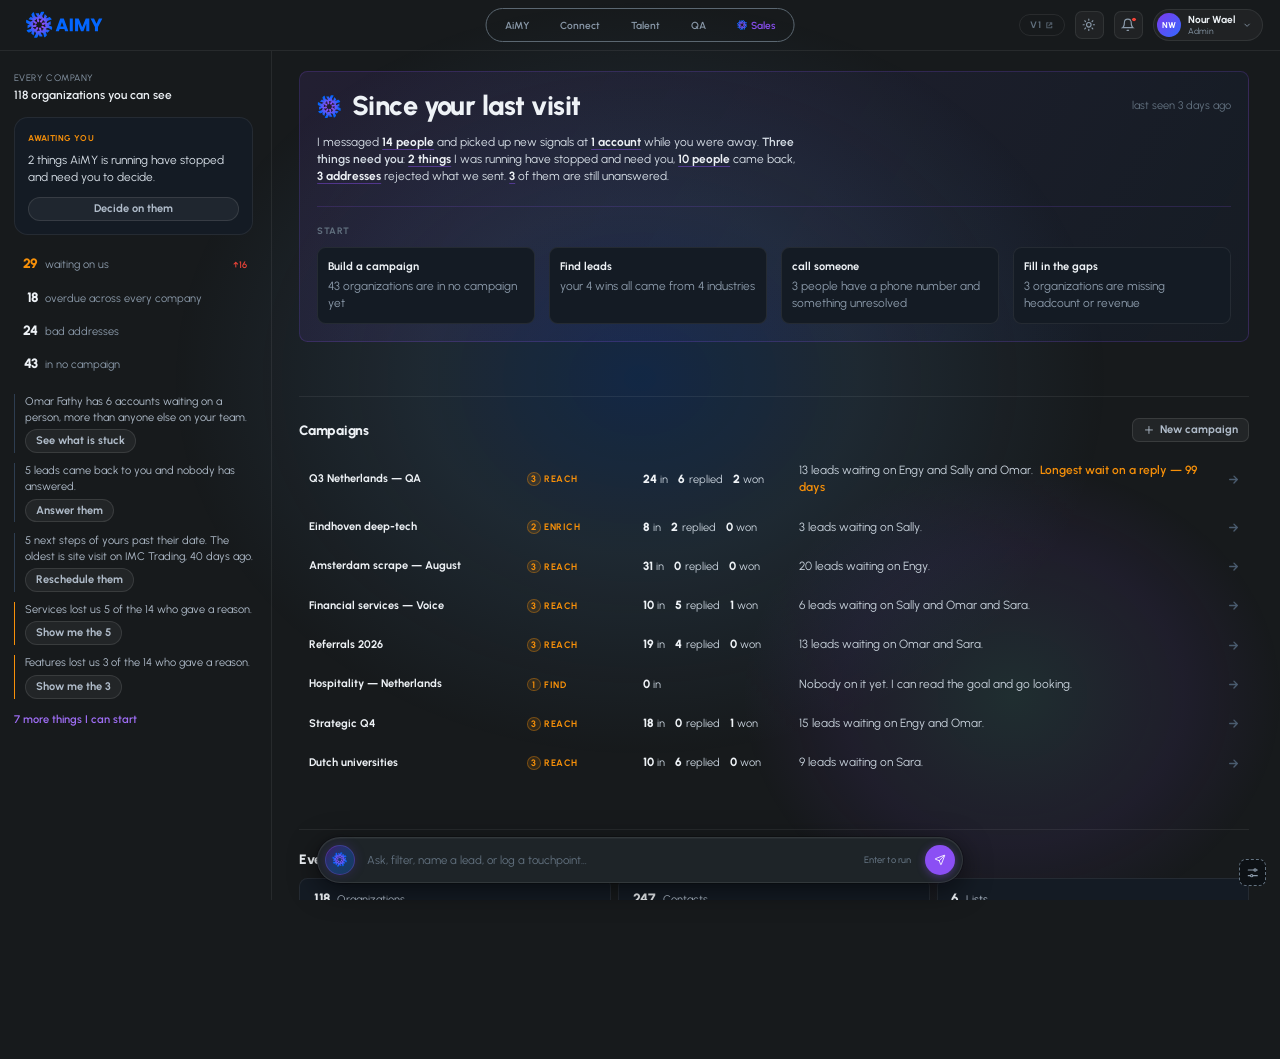
<file: old/index.html>
<!doctype html>
<html lang="en">
<head>
  <meta charset="UTF-8" />
  <!-- viewport-fit=cover is what makes env(safe-area-inset-*) report anything
       other than 0 on iOS: without it the float bar cannot clear a home
       indicator, because the page is never told there is one.
       interactive-widget=resizes-content makes the soft keyboard shrink the
       LAYOUT viewport rather than only the visual one, so a fixed composer is
       lifted by the browser instead of being left underneath the keyboard.
       assets/aimy-viewport.js measures the keyboard as well, and the two
       cannot double-compensate — see the note at --kb. Matches AiMY QA. -->
  <meta name="viewport" content="width=device-width, initial-scale=1.0, viewport-fit=cover, interactive-widget=resizes-content" />
  <title>AiMY Sales</title>

  <link rel="preconnect" href="https://fonts.googleapis.com" />
  <link rel="preconnect" href="https://fonts.gstatic.com" crossorigin />
  <!-- Poppins. is gone. It was `--font-display` against Urbanist as
       `--font-sans`, and the two are both geometric sans with near-identical
       skeletons — at the sizes this product sets, the pairing separated
       nothing and headings did not anchor the groups under them. Urbanist 800
       does the display role, and the font request loses a whole family.
       Argued in sales.css §THE TYPE SYSTEM, filed in GAPS.md. -->
  <link href="https://fonts.googleapis.com/css2?family=Urbanist:ital,wght@0,400;0,500;0,600;0,700;0,800;1,400&display=swap" rel="stylesheet" />

  <!-- The AiMY mark as the tab icon, pointing at the asset that was already
       here. `Aimy-full.svg` is the MARK — one path, the radial gradient, a
       151×147 box; `Aimy-small.svg` is the wordmark at 418 wide, which is
       four hundred pixels of lettering rendered into sixteen. The filenames
       read the other way round, hence the note. -->
  <link rel="icon" type="image/svg+xml" href="assets/Aimy-full.svg" />
  <link rel="stylesheet" href="assets/aimy-ds.css" />
  <!-- ══ THE TWO STAMPS MOVE TOGETHER, AND THE BUILD PANEL DEPENDS ON IT ══

       `?v=` is what stops a browser serving yesterday's file, and this
       product carries it on the stylesheet and on the script as two separate
       literals holding one number. Bump one and not the other and the
       browser serves new markup against old rules — which is not a visible
       error, it is a page where some rules apply and some do not, and it
       cost an afternoon of chasing rules that were correct in the file.

       Worse for the prototype panel: `BUILD` reads the stamp off sales.js
       alone and prints it as "the build". If the CSS lags, that stamp is a
       lie told to the one person trying to report what they are looking at.

       So: one number, in both places, every time. -->
  <link rel="stylesheet" href="assets/sales.css?v=620" />

  <!-- ONE UI SCALE, AND IT LOADS HERE FOR A REASON.

       The sheet declares `zoom: var(--ui-scale)` on <body>; the script publishes
       the number. Both are in <head> and the script is BLOCKING, so the scale is
       applied before first paint — a 2560 monitor that got these at the end of
       <body> would paint the unscaled layout and snap.

       After sales.css, so the shell rules it supersedes are already in the
       cascade. Ported from AiMY QA; the argument for the mechanism over px-to-rem
       is at the top of the sheet. -->
  <link rel="stylesheet" href="assets/aimy-responsive.css?v=620" />
  <script src="assets/aimy-viewport.js?v=620"></script>

  <script>
    /* Apply saved theme before paint to avoid flash. Default = dark.
       Not in aimy-ds.js: that file loads at the end of the body, and by then
       the wrong theme has already been painted. */
    (function () {
      try {
        var saved = localStorage.getItem('aimy-ds-theme');
        if (saved === 'light') document.documentElement.setAttribute('data-theme', 'light');
      } catch (e) {}
    })();
  </script>
</head>
<!-- No `data-page` here. It was the FIRST marker-that-was-also-a-handler: the
     chain did `closest('[data-page]')`, body is an ancestor of everything, so
     every unhandled click in the product resolved to "navigate to workbench".
     The handler was renamed to `data-gopage`; this attribute was left behind
     and styled and read nothing. Leaving it is leaving the trap re-armed. -->
<body>

<!-- AiMY logo symbols — inlined per page because external <use href> fails under
     file://. Identical to design-system/index.html and Knowledge v2. -->
<svg width="0" height="0" style="position:absolute;overflow:hidden" aria-hidden="true" focusable="false">
  <defs>
    <radialGradient id="aimy-rg" cx="75.72" cy="73.83" fx="75.72" fy="73.83" r="70.54" gradientUnits="userSpaceOnUse">
      <stop offset=".26" stop-color="#8c4ff4"/>
      <stop offset=".36" stop-color="#8250f4"/>
      <stop offset=".51" stop-color="#6954f6"/>
      <stop offset=".7" stop-color="#3f5bf9"/>
      <stop offset=".92" stop-color="#0764fe"/>
      <stop offset=".95" stop-color="#06f"/>
    </radialGradient>
    <!-- `fill` is a variable with the gradient as its fallback, so every surface
         that does nothing keeps the brand mark exactly as it was — and a
         control whose OWN ground is the brand can set `--aimy-mark:
         currentColor` and get a legible one.

         Why: the mark is a fixed purple radial gradient. On a ghost control
         it reads; on the filled accent primary it is purple on purple and
         disappears — measured on the list card's "Fill them in", where the
         only thing marking the button as AiMY's was invisible. A presentation
         attribute of `url(#aimy-rg)` cannot be overridden from outside a
         `<use>` shadow tree, and a custom property is the one thing that
         inherits into it. -->
    <symbol id="aimy-logo-small" viewBox="0 0 151.43 147.66">
      <path fill="var(--aimy-mark, url(#aimy-rg))" d="m84.2,6.76c1.09-2.9,3.26-3.67,6.2-3.46,3.04.21,6.12-.04,9.17.09,3.09.13,4.19,1.99,2.72,4.73-2.8,5.23-5.69,10.4-8.64,15.54-.91,1.59-1.31,2.9-.3,4.69,1.09,1.94,1.68,4.16,2.47,6.27.56,1.48,1.14,2.9,3.1,2.84,2.03-.06,2.38-1.54,2.71-3.11,1.1-5.1,2.22-10.19,3.39-15.28.66-2.88,1.64-3.2,3.7-1.18,3.15,3.08,6.22,6.25,9.37,9.33,1.29,1.26,1.36,2.4.1,3.7-1.25,1.29-2.47,2.62-3.66,3.97-.61.69-1.13,1.49-.46,2.42.68.94,1.55.61,2.42.27,4.51-1.8,9.04-3.53,13.53-5.39,1.83-.76,3.32-.47,4.67.87,2.49,2.47,5.04,4.9,7.42,7.47,2.54,2.73,1.91,4.74-1.77,5.82-5.69,1.67-11.39,3.26-17.1,4.85-1.37.38-2.26.89-2.75,2.47-.76,2.47-2.02,4.8-3.1,7.17-.61,1.35-.72,2.59.51,3.68,1.25,1.11,2.44.75,3.68-.05,4.53-2.92,9.07-5.83,13.64-8.69,2.5-1.57,3.33-1.08,3.36,1.91.04,4.22-.08,8.45.05,12.67.07,2.39-.98,3.24-3.21,3.2-1.53-.03-3.06.06-4.59.14-1.02.06-2.06.26-2.2,1.52-.13,1.15.81,1.46,1.65,1.82,4.29,1.85,8.54,3.8,12.88,5.53,2.16.86,3.1,2.23,3.06,4.5-.06,3.33.02,6.65-.04,9.98-.08,3.82-1.88,4.89-5.2,3.07-5.2-2.84-10.38-5.72-15.53-8.66-1.34-.76-2.38-1.03-3.92-.2-2.28,1.22-4.82,1.95-7.26,2.86-1.4.53-2.29,1.38-2.17,3,.13,1.67,1.24,2.19,2.69,2.5,5.27,1.12,10.53,2.27,15.78,3.49,2.92.67,3.16,1.56,1.07,3.69-3.09,3.14-6.26,6.21-9.33,9.38-1.27,1.3-2.36,1.38-3.66.09-1.27-1.27-2.63-2.45-3.98-3.65-.69-.62-1.48-1.14-2.42-.5-.97.66-.64,1.53-.29,2.4,1.76,4.42,3.43,8.88,5.28,13.26.95,2.24.47,3.9-1.24,5.51-2.23,2.09-4.32,4.33-6.51,6.47-3.13,3.06-5.22,2.5-6.45-1.76-1.58-5.52-3.13-11.05-4.64-16.59-.4-1.48-1.02-2.39-2.66-2.9-2.39-.74-4.62-1.97-6.92-3.01-1.43-.65-2.78-.8-3.9.57-1.05,1.29-.54,2.46.25,3.69,2.88,4.45,5.73,8.92,8.55,13.41,1.65,2.62,1.17,3.48-1.98,3.52-4.14.05-8.28-.06-12.41.06-2.47.07-3.33-1.01-3.38-3.37-.04-1.94.39-3.96-.55-5.82-1.74-2.18-2.36-.35-2.92.91-1.76,3.94-3.56,7.87-5.08,11.9-1.11,2.96-2.92,4.25-6.1,4.03-2.77-.2-5.57-.01-8.36-.06-4.27-.07-5.4-1.95-3.37-5.63,2.74-4.95,5.49-9.9,8.31-14.8.9-1.56,1.33-2.86.29-4.67-1.15-2-1.75-4.32-2.56-6.51-.53-1.44-1.25-2.6-3.04-2.53-1.83.08-2.32,1.31-2.64,2.85-1.1,5.18-2.24,10.36-3.44,15.52-.67,2.88-1.65,3.17-3.72,1.13-3.08-3.02-6.08-6.14-9.19-9.14-1.49-1.44-1.54-2.68-.06-4.1,1.1-1.06,2.11-2.22,3.13-3.36.73-.81,1.57-1.72.72-2.83-.76-1-1.8-.44-2.72-.08-4.27,1.69-8.56,3.31-12.78,5.1-2.23.95-3.93.54-5.56-1.18-2.29-2.42-4.75-4.67-7.02-7.1-2.34-2.51-1.78-4.64,1.49-5.62,5.6-1.67,11.22-3.27,16.86-4.79,1.77-.48,2.96-1.11,3.53-3.1.67-2.31,1.91-4.45,2.9-6.66.65-1.44.72-2.79-.65-3.89-1.32-1.05-2.45-.47-3.67.32-4.36,2.84-8.76,5.65-13.17,8.41-2.76,1.73-3.71,1.23-3.74-1.95-.04-4.14.09-8.28-.03-12.41-.06-2.34.89-3.26,3.18-3.21,1.7.04,3.41-.17,5.12-.3.87-.06,1.62-.4,1.76-1.36.15-1-.58-1.41-1.36-1.75-4.37-1.89-8.7-3.87-13.12-5.63-2.25-.9-3.23-2.35-3.19-4.71.06-3.33-.07-6.66.04-9.98.12-3.56,2.07-4.64,5.2-2.93,5.13,2.79,10.23,5.62,15.3,8.52,1.5.86,2.72,1.22,4.44.29,2.12-1.15,4.5-1.81,6.77-2.67,1.47-.55,2.53-1.38,2.37-3.15-.15-1.68-1.35-2.16-2.76-2.46-5.19-1.13-10.37-2.25-15.55-3.44-2.86-.66-3.17-1.67-1.16-3.73,3.02-3.09,6.14-6.07,9.13-9.19,1.44-1.51,2.67-1.53,4.1-.06,1.07,1.09,2.21,2.12,3.36,3.12.8.7,1.66,1.64,2.81.74,1-.78.45-1.8.08-2.71-1.69-4.27-3.3-8.56-5.1-12.78-.97-2.26-.48-3.92,1.19-5.56,2.24-2.2,4.29-4.6,6.51-6.82,2.52-2.52,5.28-1.85,6.29,1.53,1.68,5.69,3.31,11.4,4.86,17.13.42,1.53,1.09,2.38,2.7,2.9,2.47.8,4.79,2.05,7.17,3.11,1.38.61,2.62.55,3.64-.69.98-1.19.61-2.32-.13-3.46-2.82-4.38-5.65-8.75-8.42-13.17-.58-.93-1.69-1.87-.93-3.15.68-1.15,1.94-.76,2.97-.77,4.13-.04,8.27.06,12.4-.03,2.07-.04,2.97.78,2.95,2.84-.01,1.71.14,3.41.26,5.12.07.94.34,1.85,1.47,1.96.98.1,1.41-.63,1.73-1.42,1.76-4.23,3.52-8.46,5.28-12.68Zm-22.36,61.41c-3.34,1.86-6.31,1.33-9.12-1.21-2.13-1.92-4.4-3.7-6.68-5.44-1.37-1.05-5.46-.12-5.88,1.48-.4,1.51,1.45,1.62,2.35,2.26,2.26,1.62,2.42,2.82.44,4.99-1.2,1.31-1.86,2.77-.81,4.36,1.07,1.61,2.68,2.01,4.5,1.25,1.66-.69,3.35-1.31,4.95-2.11,3.35-1.67,6.39-1.47,9.13,1.21,2.48,5.78.4,9.43-5.84,10.19-2.94.36-5.9.59-8.84.99-1.71.24-3.72,3.37-3.04,4.99.74,1.75,2.14.27,3.18.13,2.82-.39,3.74.25,3.89,3.17.09,1.76.6,3.29,2.48,3.69,2.06.43,3.44-.64,4.21-2.52.82-1.99,1.6-4,2.44-5.99,1.06-2.53,2.86-4.12,5.72-4.2,2.6-.07,4.55,1.12,5.68,3.4,1.22,2.48.87,4.87-.94,7.03-1.56,1.86-3.06,3.77-4.61,5.63-2.97,3.57-2.9,4.91.52,8.4.47-.79.92-1.56,1.38-2.32,1.77-2.93,2.86-3.11,5.4-.87,1.35,1.19,2.84,1.7,4.39.59,1.5-1.08,1.78-2.66,1.12-4.34-.89-2.26-1.96-4.45-2.77-6.73-1.32-3.73.56-7.35,4.17-8.3,3.57-.94,7.08,1.37,7.7,5.21.4,2.48.6,5,.8,7.5.41,4.94.97,5.53,5.99,5.97.04.05.08.11.13.14.01,0,.07-.05.11-.08-.09,0-.19,0-.28,0,.48-1.21-.26-2.26-.46-3.37-.48-2.69.29-3.75,2.95-3.8,1.88-.03,3.52-.5,3.93-2.51.45-2.19-.81-3.54-2.79-4.32-2.01-.78-4.01-1.57-5.99-2.42-2.45-1.05-3.89-2.93-3.98-5.6-.08-2.55,1.12-4.54,3.41-5.68,2.38-1.18,4.72-.92,6.82.76,1.9,1.51,3.77,3.05,5.64,4.6,3.87,3.21,4.66,3.2,8.75-.27-1.04-.61-2.07-1.14-3.02-1.79-2.24-1.53-2.4-2.82-.54-4.79,1.28-1.36,2.12-2.83.94-4.56-1.2-1.75-2.96-1.85-4.82-1.09-2.08.86-4.11,1.83-6.22,2.59-3.73,1.35-7.49-.5-8.38-4.02-.96-3.81,1.3-7.23,5.33-7.83,2.48-.37,5-.59,7.51-.78,4.75-.36,5.44-1.05,5.77-6.3-1.15.29-2.24.62-3.35.82-2.62.49-3.71-.35-3.78-3.03-.05-1.89-.52-3.49-2.57-3.85-2.07-.36-3.39.78-4.14,2.67-.83,2.09-1.62,4.2-2.57,6.23-1.68,3.6-5.57,4.91-8.76,3.05-3.36-1.96-4.18-6.1-1.75-9.32,1.57-2.08,3.27-4.06,4.93-6.07,2.94-3.56,2.89-4.57-.43-8.15-.08.02-.2.01-.23.06-.3.44-.6.89-.88,1.35-2.3,3.81-2.75,3.89-6.21,1.3-1.24-.93-2.61-1.34-3.97-.31-1.33,1.02-1.89,2.42-1.26,4.06.84,2.18,1.74,4.33,2.67,6.47,1.16,2.67.88,5.12-1.13,7.24-1.79,1.89-4.12,2.26-6.47,1.44-2.61-.91-3.96-2.91-4.18-5.72-.25-3.13-.61-6.26-1.01-9.38-.24-1.92-3.07-4.03-5.03-3.37-2.01.68-.22,2.24-.11,3.34.27,2.74-.36,3.64-3.35,3.81-1.79.1-3.25.69-3.58,2.6-.31,1.81.57,3.15,2.24,3.88,1.73.76,3.5,1.42,5.24,2.15,5.82,2.41,6.87,6.44,2.99,11.41Z"/>
    </symbol>
    <symbol id="aimy-logo-full" viewBox="0 0 418.18 147.66">
      <g fill="#0366ff">
        <path d="m209.6,97.25h-25.58l-4.1,12.11h-17.48l24.8-68.54h19.33l24.8,68.54h-17.67l-4.1-12.11Zm-4.3-12.89l-8.49-25.09-8.4,25.09h16.89Z"/>
        <path d="m255.58,40.82v68.54h-16.7V40.82h16.7Z"/>
        <path d="m345.31,40.82v68.54h-16.7v-41.1l-15.33,41.1h-13.47l-15.43-41.2v41.2h-16.7V40.82h19.72l19.23,47.45,19.04-47.45h19.63Z"/>
        <path d="m416.1,40.82l-23.73,45.89v22.65h-16.7v-22.65l-23.73-45.89h18.94l13.28,28.71,13.18-28.71h18.75Z"/>
      </g>
      <path fill="url(#aimy-rg)" d="m81.08,8.02c1.09-2.9,3.26-3.67,6.2-3.46,3.04.21,6.12-.04,9.17.09,3.09.13,4.19,1.99,2.72,4.73-2.8,5.23-5.69,10.4-8.64,15.54-.91,1.59-1.31,2.9-.3,4.69,1.09,1.94,1.68,4.16,2.47,6.27.56,1.48,1.14,2.9,3.1,2.84,2.03-.06,2.38-1.54,2.71-3.11,1.1-5.1,2.22-10.19,3.39-15.28.66-2.88,1.64-3.2,3.7-1.18,3.15,3.08,6.22,6.25,9.37,9.33,1.29,1.26,1.36,2.4.1,3.7-1.25,1.29-2.47,2.62-3.66,3.97-.61.69-1.13,1.49-.46,2.42.68.94,1.55.61,2.42.27,4.51-1.8,9.04-3.53,13.53-5.39,1.83-.76,3.32-.47,4.67.87,2.49,2.47,5.04,4.9,7.42,7.47,2.54,2.73,1.91,4.74-1.77,5.82-5.69,1.67-11.39,3.26-17.1,4.85-1.37.38-2.26.89-2.75,2.47-.76,2.47-2.02,4.8-3.1,7.17-.61,1.35-.72,2.59.51,3.68,1.25,1.11,2.44.75,3.68-.05,4.53-2.92,9.07-5.83,13.64-8.69,2.5-1.57,3.33-1.08,3.36,1.91.04,4.22-.08,8.45.05,12.67.07,2.39-.98,3.24-3.21,3.2-1.53-.03-3.06.06-4.59.14-1.02.06-2.06.26-2.2,1.52-.13,1.15.81,1.46,1.65,1.82,4.29,1.85,8.54,3.8,12.88,5.53,2.16.86,3.1,2.23,3.06,4.5-.06,3.33.02,6.65-.04,9.98-.08,3.82-1.88,4.89-5.2,3.07-5.2-2.84-10.38-5.72-15.53-8.66-1.34-.76-2.38-1.03-3.92-.2-2.28,1.22-4.82,1.95-7.26,2.86-1.4.53-2.29,1.38-2.17,3,.13,1.67,1.24,2.19,2.69,2.5,5.27,1.12,10.53,2.27,15.78,3.49,2.92.67,3.16,1.56,1.07,3.69-3.09,3.14-6.26,6.21-9.33,9.38-1.27,1.3-2.36,1.38-3.66.09-1.27-1.27-2.63-2.45-3.98-3.65-.69-.62-1.48-1.14-2.42-.5-.97.66-.64,1.53-.29,2.4,1.76,4.42,3.43,8.88,5.28,13.26.95,2.24.47,3.9-1.24,5.51-2.23,2.09-4.32,4.33-6.51,6.47-3.13,3.06-5.22,2.5-6.45-1.76-1.58-5.52-3.13-11.05-4.64-16.59-.4-1.48-1.02-2.39-2.66-2.9-2.39-.74-4.62-1.97-6.92-3.01-1.43-.65-2.78-.8-3.9.57-1.05,1.29-.54,2.46.25,3.69,2.88,4.45,5.73,8.92,8.55,13.41,1.65,2.62,1.17,3.48-1.98,3.52-4.14.05-8.28-.06-12.41.06-2.47.07-3.33-1.01-3.38-3.37-.04-1.94.39-3.96-.55-5.82-1.74-2.18-2.36-.35-2.92.91-1.76,3.94-3.56,7.87-5.08,11.9-1.11,2.96-2.92,4.25-6.1,4.03-2.77-.2-5.57-.01-8.36-.06-4.27-.07-5.4-1.95-3.37-5.63,2.74-4.95,5.49-9.9,8.31-14.8.9-1.56,1.33-2.86.29-4.67-1.15-2-1.75-4.32-2.56-6.51-.53-1.44-1.25-2.6-3.04-2.53-1.83.08-2.32,1.31-2.64,2.85-1.1,5.18-2.24,10.36-3.44,15.52-.67,2.88-1.65,3.17-3.72,1.13-3.08-3.02-6.08-6.14-9.19-9.14-1.49-1.44-1.54-2.68-.06-4.1,1.1-1.06,2.11-2.22,3.13-3.36.73-.81,1.57-1.72.72-2.83-.76-1-1.8-.44-2.72-.08-4.27,1.69-8.56,3.31-12.78,5.1-2.23.95-3.93.54-5.56-1.18-2.29-2.42-4.75-4.67-7.02-7.1-2.34-2.51-1.78-4.64,1.49-5.62,5.6-1.67,11.22-3.27,16.86-4.79,1.77-.48,2.96-1.11,3.53-3.1.67-2.31,1.91-4.45,2.9-6.66.65-1.44.72-2.79-.65-3.89-1.32-1.05-2.45-.47-3.67.32-4.36,2.84-8.76,5.65-13.17,8.41-2.76,1.73-3.71,1.23-3.74-1.95-.04-4.14.09-8.28-.03-12.41-.06-2.34.89-3.26,3.18-3.21,1.7.04,3.41-.17,5.12-.3.87-.06,1.62-.4,1.76-1.36.15-1-.58-1.41-1.36-1.75-4.37-1.89-8.7-3.87-13.12-5.63-2.25-.9-3.23-2.35-3.19-4.71.06-3.33-.07-6.66.04-9.98.12-3.56,2.07-4.64,5.2-2.93,5.13,2.79,10.23,5.62,15.3,8.52,1.5.86,2.72,1.22,4.44.29,2.12-1.15,4.5-1.81,6.77-2.67,1.47-.55,2.53-1.38,2.37-3.15-.15-1.68-1.35-2.16-2.76-2.46-5.19-1.13-10.37-2.25-15.55-3.44-2.86-.66-3.17-1.67-1.16-3.73,3.02-3.09,6.14-6.07,9.13-9.19,1.44-1.51,2.67-1.53,4.1-.06,1.07,1.09,2.21,2.12,3.36,3.12.8.7,1.66,1.64,2.81.74,1-.78.45-1.8.08-2.71-1.69-4.27-3.3-8.56-5.1-12.78-.97-2.26-.48-3.92,1.19-5.56,2.24-2.2,4.29-4.6,6.51-6.82,2.52-2.52,5.28-1.85,6.29,1.53,1.68,5.69,3.31,11.4,4.86,17.13.42,1.53,1.09,2.38,2.7,2.9,2.47.8,4.79,2.05,7.17,3.11,1.38.61,2.62.55,3.64-.69.98-1.19.61-2.32-.13-3.46-2.82-4.38-5.65-8.75-8.42-13.17-.58-.93-1.69-1.87-.93-3.15.68-1.15,1.94-.76,2.97-.77,4.13-.04,8.27.06,12.4-.03,2.07-.04,2.97.78,2.95,2.84-.01,1.71.14,3.41.26,5.12.07.94.34,1.85,1.47,1.96.98.1,1.41-.63,1.73-1.42,1.76-4.23,3.52-8.46,5.28-12.68Zm-22.36,61.41c-3.34,1.86-6.31,1.33-9.12-1.21-2.13-1.92-4.4-3.7-6.68-5.44-1.37-1.05-5.46-.12-5.88,1.48-.4,1.51,1.45,1.62,2.35,2.26,2.26,1.62,2.42,2.82.44,4.99-1.2,1.31-1.86,2.77-.81,4.36,1.07,1.61,2.68,2.01,4.5,1.25,1.66-.69,3.35-1.31,4.95-2.11,3.35-1.67,6.39-1.47,9.13,1.21,2.48,5.78.4,9.43-5.84,10.19-2.94.36-5.9.59-8.84.99-1.71.24-3.72,3.37-3.04,4.99.74,1.75,2.14.27,3.18.13,2.82-.39,3.74.25,3.89,3.17.09,1.76.6,3.29,2.48,3.69,2.06.43,3.44-.64,4.21-2.52.82-1.99,1.6-4,2.44-5.99,1.06-2.53,2.86-4.12,5.72-4.2,2.6-.07,4.55,1.12,5.68,3.4,1.22,2.48.87,4.87-.94,7.03-1.56,1.86-3.06,3.77-4.61,5.63-2.97,3.57-2.9,4.91.52,8.4.47-.79.92-1.56,1.38-2.32,1.77-2.93,2.86-3.11,5.4-.87,1.35,1.19,2.84,1.7,4.39.59,1.5-1.08,1.78-2.66,1.12-4.34-.89-2.26-1.96-4.45-2.77-6.73-1.32-3.73.56-7.35,4.17-8.3,3.57-.94,7.08,1.37,7.7,5.21.4,2.48.6,5,.8,7.5.41,4.94.97,5.53,5.99,5.97.04.05.08.11.13.14.01,0,.07-.05.11-.08-.09,0-.19,0-.28,0,.48-1.21-.26-2.26-.46-3.37-.48-2.69.29-3.75,2.95-3.8,1.88-.03,3.52-.5,3.93-2.51.45-2.19-.81-3.54-2.79-4.32-2.01-.78-4.01-1.57-5.99-2.42-2.45-1.05-3.89-2.93-3.98-5.6-.08-2.55,1.12-4.54,3.41-5.68,2.38-1.18,4.72-.92,6.82.76,1.9,1.51,3.77,3.05,5.64,4.6,3.87,3.21,4.66,3.2,8.75-.27-1.04-.61-2.07-1.14-3.02-1.79-2.24-1.53-2.4-2.82-.54-4.79,1.28-1.36,2.12-2.83.94-4.56-1.2-1.75-2.96-1.85-4.82-1.09-2.08.86-4.11,1.83-6.22,2.59-3.73,1.35-7.49-.5-8.38-4.02-.96-3.81,1.3-7.23,5.33-7.83,2.48-.37,5-.59,7.51-.78,4.75-.36,5.44-1.05,5.77-6.3-1.15.29-2.24.62-3.35.82-2.62.49-3.71-.35-3.78-3.03-.05-1.89-.52-3.49-2.57-3.85-2.07-.36-3.39.78-4.14,2.67-.83,2.09-1.62,4.2-2.57,6.23-1.68,3.6-5.57,4.91-8.76,3.05-3.36-1.96-4.18-6.1-1.75-9.32,1.57-2.08,3.27-4.06,4.93-6.07,2.94-3.56,2.89-4.57-.43-8.15-.08.02-.2.01-.23.06-.3.44-.6.89-.88,1.35-2.3,3.81-2.75,3.89-6.21,1.3-1.24-.93-2.61-1.34-3.97-.31-1.33,1.02-1.89,2.42-1.26,4.06.84,2.18,1.74,4.33,2.67,6.47,1.16,2.67.88,5.12-1.13,7.24-1.79,1.89-4.12,2.26-6.47,1.44-2.61-.91-3.96-2.91-4.18-5.72-.25-3.13-.61-6.26-1.01-9.38-.24-1.92-3.07-4.03-5.03-3.37-2.01.68-.22,2.24-.11,3.34.27,2.74-.36,3.64-3.35,3.81-1.79.1-3.25.69-3.58,2.6-.31,1.81.57,3.15,2.24,3.88,1.73.76,3.5,1.42,5.24,2.15,5.82,2.41,6.87,6.44,2.99,11.41Z"/>
    </symbol>
  </defs>
</svg>

<div id="appEllipse" aria-hidden="true"></div>

<!-- ══════════════════════════════════════════════
     TOPNAV — shared ecosystem chrome

     Identical to Knowledge v2's, with Sales active. V1 carried a dialer in
     this bar: a phone icon and a line picker, permanently on screen whatever
     you were looking at. Calling changes one contact and the record of it
     belongs on that contact, so the dialer moved onto the contact — which is
     also the only place that knows which number to call.
══════════════════════════════════════════════ -->
<div class="app-topnav">
  <div class="topnav-logo">
    <!-- Opens the rail. Only exists below the drawer breakpoint, where the rail
         is a drawer rather than a column; above that it would offer to reveal
         something already on screen.

         Inside .topnav-logo, not beside it: this masthead is three flex regions
         with the tab strip pinned to the window's centre, and the flanks are
         what the two .topnav-spacer divs balance. A fourth sibling would move
         the centre the spacers exist to hold. Knowledge places it in the same
         element for the same reason. -->
    <button class="rail-toggle" id="railToggle" type="button"
            aria-expanded="false" aria-controls="appRail"
            aria-label="Open what is here" title="What is here">
      <svg viewBox="0 0 24 24" aria-hidden="true" stroke-linecap="round" stroke-linejoin="round">
        <rect x="3" y="4" width="18" height="16" rx="2"/><path d="M9 4v16"/>
      </svg>
    </button>
    <div class="topnav-logo-mark">
      <svg width="140" height="43" viewBox="0 0 418.18 147.66" aria-label="AiMY"><use href="#aimy-logo-full"/></svg>
    </div>
  </div>

  <!-- ══ THE SPACERS ARE HOW THE STRIP CENTRES, AND THEY ARE QA'S ══════════
       This product had none: `.topnav-logo` and `.topnav-right` carried
       `flex: 1 1 0` instead, which centres on the window the same way and is
       a different mechanism from the one the two sibling products use. The
       shared masthead is shared markup, not a shared appearance — a second
       way of achieving the same layout is the thing that drifts. -->
  <div class="topnav-spacer"></div>

  <div class="topnav-tabs">
    <!-- No `role="navigation"` here. QA and Knowledge do not carry one, and a
         landmark in one product and not the others is exactly the divergence
         this block exists to prevent. The tabs are reachable and labelled by
         their own text. -->
    <div class="topnav-tabs-inner">
      <a class="topnav-tab" href="https://aimy-knowledge.nour-ali.workers.dev/" title="Switch to AiMY">AiMY</a>
      <button class="topnav-tab" type="button">Connect</button>
      <button class="topnav-tab" type="button">Talent</button>
      <a class="topnav-tab" href="https://aimyqa.nour-ali.workers.dev/" title="Switch to AiMY QA">QA</a>
      <!-- THE WAY HOME, AND IT IS THE PRODUCT YOU ARE IN. Every other surface
           here has one way back; the briefing had none, so a filtered list
           five chips deep could only be escaped by clearing them one at a
           time. Pressing the product you are already on returns you to its
           front page, which is what a product strip does everywhere else.
           Marked, not restyled — the look of this row is deliberate. -->
      <button class="topnav-tab active" type="button" aria-current="page" data-home
              title="Back to the briefing">
        <svg width="18" height="20" viewBox="0 0 18 20"><use href="#aimy-logo-small"/></svg>
        Sales
      </button>
    </div>
  </div>

  <div class="topnav-spacer"></div>

  <div class="topnav-right">
    <!-- V1 opens in a new tab so the two builds can be compared side by side.
         One link, not a segmented pair: you are on V2, so the only thing worth
         offering is the way out. -->
    <a class="ver-link" href="https://knowledge.aimy.flairstech.com/v1/chat/sales"
       target="_blank" rel="noopener noreferrer" title="Open V1 in a new tab">
      V1
      <svg class="ver-link-ico" viewBox="0 0 12 12" fill="none" stroke="currentColor"
           stroke-width="1.6" stroke-linecap="round" stroke-linejoin="round" aria-hidden="true">
        <path d="M4.5 2.5H2.5v7h7v-2M7 2.5h2.5V5M9.5 2.5L5.5 6.5"/>
      </svg>
    </a>

    <button class="ds-theme-toggle" id="ds-theme-toggle" type="button" aria-label="Toggle light / dark theme" title="Toggle theme">
      <svg class="icon-sun" viewBox="0 0 24 24" fill="none" stroke="currentColor" stroke-width="2" stroke-linecap="round">
        <circle cx="12" cy="12" r="4"/><path d="M12 2v2M12 20v2M4.9 4.9l1.4 1.4M17.7 17.7l1.4 1.4M2 12h2M20 12h2M4.9 19.1l1.4-1.4M17.7 6.3l1.4-1.4"/>
      </svg>
      <svg class="icon-moon" viewBox="0 0 24 24" fill="none" stroke="currentColor" stroke-width="2" stroke-linecap="round" stroke-linejoin="round">
        <path d="M21 12.8A9 9 0 1111.2 3a7 7 0 009.8 9.8z"/>
      </svg>
    </button>

    <!-- What is still waiting on a person: a reply nobody answered, a next
         step past its date, a lead somebody shared with you. Every row ends
         in the record, never in a dead end. -->
    <div class="ntf-anchor">
      <button class="topnav-bell" id="ntfBell" type="button"
              aria-haspopup="dialog" aria-expanded="false" aria-controls="ntfPanel"
              aria-label="Notifications">
        <svg viewBox="0 0 24 24" aria-hidden="true"><path d="M18 8A6 6 0 006 8c0 7-3 9-3 9h18s-3-2-3-9"/><path d="M13.73 21a2 2 0 01-3.46 0"/></svg>
        <span class="bell-dot" id="ntfDot" hidden></span>
      </button>
      <div class="ntf-panel" id="ntfPanel" hidden role="dialog" aria-label="Needs you">
        <div class="ntf-head">
          <b>Needs you</b>
          <span class="ntf-count" id="ntfCount" hidden>0</span>
          <button class="ntf-clear" id="ntfClear" type="button">Mark all read</button>
        </div>
        <ul class="ntf-list" id="ntfList"></ul>
        <div class="ntf-foot">
          <button class="ntf-foot-btn s-ai-btn" id="ntfAskAll" type="button"><svg viewBox="0 0 18 20" width="13" height="14" aria-hidden="true"><use href="#aimy-logo-small"/></svg>Ask AiMY what to do first</button>
        </div>
      </div>
    </div>

    <!-- WHO THE SURFACE THINKS YOU ARE. It changes what is on screen, so it
         is stated in the chrome rather than settled somewhere out of sight.
         The chevron used to be decorative; it opens the thing it promises. -->
    <div class="ntf-anchor">
      <button class="topnav-user" id="asBtn" type="button"
              aria-haspopup="dialog" aria-expanded="false" aria-controls="asPanel">
        <span class="topnav-avatar" id="userAvatar">NW</span>
        <span class="topnav-user-info">
          <span class="topnav-user-name" id="userName">Nour Wael</span>
          <span class="topnav-user-role" id="userRole">Product Design</span>
        </span>
        <svg viewBox="0 0 24 24" fill="none" stroke="currentColor" stroke-width="2" aria-hidden="true"><polyline points="6 9 12 15 18 9"/></svg>
      </button>
      <div class="ntf-panel as-panel" id="asPanel" hidden role="dialog" aria-label="Looking as">
        <div class="ntf-head">
          <b>Looking as</b>
        </div>
        <ul class="ntf-list" id="asList"></ul>
        <div class="ntf-foot">
          <span class="as-note">In a real deployment this comes from your sign-in. It is a
            control here so every tier can be seen without five accounts.</span>
        </div>
      </div>
    </div>
  </div>
</div>

<div class="app-body">

  <!-- ══════════════════════════════════════════════
       THE RAIL — an index of what is reachable, and nothing else.

       It used to hold the briefing, at 22 characters per line: prose in a
       column too narrow to read prose in. The briefing moved to the stage
       and the rail went with it, and that was right about the briefing and
       wrong about the rail — with no rail there was nowhere to SEE what
       exists. Campaigns could only be reached by asking for them, which is
       a fine way to reach a thing you already know the name of and a poor
       way to learn there are seven.

       So it is back, doing the one job a rail is good at: a short, complete
       index of the containers. Not the briefing, not navigation between
       modes, not a chat log. What campaigns there are, what is running, and
       the pool everything else sits in. Names and counts — nothing here is
       prose, so nothing here needs a measure.
  ══════════════════════════════════════════════ -->
  <!-- tabindex="-1" so the drawer can take focus when it opens. A drawer you
       can open from the keyboard and not read from it is worse than no drawer. -->
  <nav class="app-rail" id="appRail" aria-label="What is here" tabindex="-1"></nav>

  <!-- Dismiss surface for the drawer. Sibling of the rail so the two share one
       stacking context and their z-indexes mean something relative to each
       other. Inert and out of the tree until the drawer opens. -->
  <div class="rail-scrim" id="railScrim"></div>

  <!-- ══════════════════════════════════════════════
       THE DOCKED CONVERSATION IS GONE, AND ITS ARGUMENT WITH IT.

       It existed because the canvas was narrow — offset by the sidebar's
       width and blurring the corpus behind it, so a conversation that was
       CHANGING something on screen could not be had inside it. The rail was
       the workaround: dock the thread beside the work instead of over it.

       The canvas is full width now and carries its own chat column, so the
       workaround has nothing left to work around. Its two real contents —
       the touchpoint timeline on a record, the lifecycle on a campaign —
       open the subject's thread in the canvas instead, which is where the
       rest of what was said about that subject already lived. Two places
       holding one conversation was the defect the rail's own comment
       described ("TWO conversation-shaped rails on one page") and never
       quite finished removing.
  ══════════════════════════════════════════════ -->

  <!-- ══════════════════════════════════════════════
       MAIN — type → filters → count → grid, in the order they depend

       ONE ROW PER QUESTION, and the order is the causal one: what am I
       looking at, how is it narrowed, what came back, and then the results.
       The record type used to render below the filter row and beside the
       count, which put a control that DECIDES WHICH FILTERS EXIST underneath
       them, and a result on the same line as the navigation that produced
       it. Four clusters over three rows, none of them grouped by kind.
  ══════════════════════════════════════════════ -->
  <main class="app-main">
    <div class="page-scroll" id="pageScroll">
      <div class="page-inner">

        <!-- WHAT you are looking at, and the one action on the whole
             surface. Above the filters because it is their parent: which
             axes exist follows from the record type, which is why Team draws
             no filter row at all. -->
        <div id="navBar"></div>

        <!-- The filters, visible. Chat sets these same controls, so what AiMY
             understood is shown by the controls lighting up rather than said
             in prose underneath them. -->
        <div id="filterBar"></div>

        <!-- Only for what a dropdown cannot say: several values on one axis,
             free text, an answer's record set, a matched ICP. -->
        <div id="chipBar"></div>

        <!-- The surface: the count of what came back, then the grid, the
             table, the folders, or one record. One region, four shapes. -->
        <div id="wbStage"></div>

      </div>
    </div>

    <!-- ══ The input. Not a chat box — it drives the page. Four routes.
         Fixed and centred on the WINDOW, not on the main column. ══ -->
    <div class="aimy-float-wrap" id="aimyFloatWrap">
      <div class="filter-tray" id="floatFilterTray">
        <div class="filter-tray-inner">
          <button class="filter-chip" data-quick="due=overdue">Overdue</button>
          <button class="filter-chip" data-quick="status=going-cold">Going cold</button>
          <button class="filter-chip" data-quick="status=untouched">Untouched</button>
          <button class="filter-chip" data-quick="owner=mine">Mine</button>
        </div>
      </div>

      <div class="aimy-float-bar" id="aimyFloatBar">
        <!-- Also the way back. Opening a record closes the canvas, and this
             mark reopens the same thread — it already carries the unread
             count, so it is already the thing on screen that means AiMY has
             something for you. -->
        <button class="aimy-float-icon" id="canvasOpen" type="button" aria-label="Open the AiMY canvas">
          <span class="float-badge" hidden aria-label="unread in the canvas">0</span>
          <svg width="18" height="20" viewBox="0 0 18 20"><use href="#aimy-logo-small"/></svg>
        </button>
        <input class="aimy-float-input" id="floatInput" type="text"
               placeholder="Ask, filter, name a lead, or log a touchpoint…"
               autocomplete="off" spellcheck="false" aria-label="Drive the surface" />
        <span class="aimy-float-hint">Enter to run</span>
        <button class="aimy-float-send" id="floatSend" aria-label="Run">
          <svg class="send-icon" viewBox="0 0 14 14" fill="none" width="14" height="14">
            <path d="M6.12 7.88L12.25 1.75M6.2 8.07l1.533 3.942c.135.347.203.521.3.572a.3.3 0 00.3 0c.097-.05.165-.224.3-.572L12.447 2.16c.122-.314.183-.47.15-.57a.3.3 0 00-.21-.21c-.1-.034-.257.027-.57.15L1.99 5.4c-.347.135-.52.203-.571.3a.3.3 0 000 .3c.05.097.224.165.571.3L5.933 7.8c.07.027.106.041.135.062a.3.3 0 01.062.062c.022.03.036.066.063.135z" stroke="white" stroke-linecap="round" stroke-linejoin="round"/>
          </svg>
          <div class="think-spinner"></div>
        </button>
      </div>
    </div>

    <!-- ══ Canvas overlay — opens for questions and generative work only.
         Not for filtering, not for opening a known record, not for writes. ══ -->
    <div class="aimy-overlay" id="aimyOverlay" role="dialog" aria-label="AiMY Canvas">

      <!-- ══ THE CHAT COLUMN ══════════════════════════════════════════════
           Two groups, and the split is the point. ON SCREEN is the thread
           belonging to whatever you have open — this campaign, this account,
           this step — and it persists, so returning to a thing returns you
           to what was said about it. RECENT is the free-standing sessions,
           the questions that were not about one record.

           V1 put a list of past chats in the left rail of the whole product
           and this pass's predecessor deleted it, correctly: a log of
           conversations is not navigation. It is navigation INSIDE a
           conversation, which is where it belongs and where it now is.
      ══════════════════════════════════════════════════════════════════ -->
      <aside class="overlay-chats" id="overlayChats" aria-label="Conversations"></aside>

      <div class="overlay-main">
        <!-- THE BADGE IS GONE. "AiMY Canvas" floated over the thread naming
             the surface you had just opened, beside an input reading "Ask
             AiMY anything…" and under an AiMY mark on the input bar. Three
             statements of the same fact, and the smallest of them was the
             only one that was not also doing something. -->
        <button class="overlay-close" data-overlay-close aria-label="Close canvas">
          <svg viewBox="0 0 24 24" fill="none" stroke-linecap="round">
            <line x1="18" y1="6" x2="6" y2="18" stroke="currentColor" stroke-width="2"></line>
            <line x1="6" y1="6" x2="18" y2="18" stroke="currentColor" stroke-width="2"></line>
          </svg>
        </button>

        <!-- The canvas shows its basis without being asked. Absolutely
             positioned, so revealing it never shifts the thread. -->
        <div class="overlay-context-bar" id="overlayContextBar">
          <span class="overlay-context-label">Based on</span>
          <div class="overlay-context-tags" id="overlayContextTags"></div>
        </div>

        <!-- The openers are drawn by `paintThread` now, not written here.
             They were static markup that `sug.remove()` deleted on the first
             paint carrying a subject or a turn — and `remove()` is permanent,
             so opening the canvas on a record once cost you the empty-state
             prompts for the rest of the session. A thing that should come
             back has to be rendered, not hidden. -->
        <div class="overlay-thread" id="overlayThread" aria-live="polite"></div>

        <div class="overlay-input-wrap">
          <div class="overlay-input-bar">
            <div class="aimy-float-icon">
              <svg width="16" height="18" viewBox="0 0 18 20"><use href="#aimy-logo-small"/></svg>
            </div>
            <textarea class="overlay-input" id="overlayInput" placeholder="Ask AiMY anything…" rows="1"
                      spellcheck="false" autocomplete="off" data-submit-on-enter aria-label="Ask AiMY"></textarea>
            <button class="overlay-send" id="overlaySend" aria-label="Send">
              <svg viewBox="0 0 14 14" fill="none" width="14" height="14">
                <path d="M6.12 7.88L12.25 1.75M6.2 8.07l1.533 3.942c.135.347.203.521.3.572a.3.3 0 00.3 0c.097-.05.165-.224.3-.572L12.447 2.16c.122-.314.183-.47.15-.57a.3.3 0 00-.21-.21c-.1-.034-.257.027-.57.15L1.99 5.4c-.347.135-.52.203-.571.3a.3.3 0 000 .3c.05.097.224.165.571.3L5.933 7.8c.07.027.106.041.135.062a.3.3 0 01.062.062c.022.03.036.066.063.135z" stroke="white" stroke-linecap="round" stroke-linejoin="round"/>
              </svg>
            </button>
          </div>
        </div>
      </div><!-- /.overlay-main -->
    </div>
  </main>

  <!-- ══════════════════════════════════════════════
       THE CALL — a shell region, not a modal.

       A call is live and timed, and you move around during one: you open the
       record mid-call, check the campaign brief, look at what was said last
       time. A container that disappears when you navigate cannot hold it, so
       this sits beside the main column and survives everything the URL does.

       Empty and hidden until a call exists. The canvas offsets to clear it
       rather than covering it, and the canvas's chat column is removed for
       the duration — switching session mid-call would swap the surface
       underneath a live conversation, which is the one accident on this
       screen with a person on the other end of it.
  ══════════════════════════════════════════════ -->
  <aside class="app-call" id="callPanel" aria-label="Call in progress" hidden></aside>
</div>

<!-- Drop a list anywhere on the workbench. Covers the whole window, because
     asking someone to aim at a target is the thing drag and drop exists to
     avoid. -->
<div class="drop-layer" id="dropLayer" hidden aria-hidden="true">
  <div class="drop-card">
    <svg viewBox="0 0 24 24" width="26" height="26" fill="none" stroke="currentColor" stroke-width="1.8"
         stroke-linecap="round" stroke-linejoin="round"><path d="M12 16V4"/><path d="M7 9l5-5 5 5"/><path d="M4 17v2a2 2 0 002 2h12a2 2 0 002-2v-2"/></svg>
    <span class="drop-title">Drop to add leads</span>
    <span class="drop-sub">A record per row, owned by you. Nothing is contacted until you say so.</span>
  </div>
</div>

<!-- The peek: one panel, anchored by script to whatever entity was clicked.
     Lives at the body so it can be anchored to anything. -->
<div class="peek" id="peek" role="dialog" aria-label="About this" hidden></div>

<div id="commitHost"></div>
<div id="toastHost"></div>

<!-- ══════════════════════════════════════════════
     PROTOTYPE CONTROLS — not product UI.

     Collapsed to an icon in the bottom-right corner, expanding upward on
     click. Fixed, so it can never push anything; lifted above the input band
     on the widths where the two would otherwise overlap, because the
     bottom-centre band belongs to the input and the toast.

     Its contents are rendered from the live corpus rather than hard-coded,
     so every link resolves to a record that really is in that state — which
     is the point of it at this stage: reaching a stalled lead, or a campaign
     AiMY is running by itself, should be one click and not a hunt.
══════════════════════════════════════════════ -->
<div class="proto" id="proto">
  <div class="proto-panel" id="protoPanel" hidden></div>
  <button class="proto-toggle" id="protoToggle" type="button"
          aria-expanded="false" aria-controls="protoPanel"
          aria-label="Prototype controls" title="Prototype controls">
    <svg viewBox="0 0 24 24" fill="none" stroke="currentColor" stroke-width="2" stroke-linecap="round">
      <path d="M4 7h10M18 7h2M4 17h4M12 17h8"/><circle cx="16" cy="7" r="2"/><circle cx="10" cy="17" r="2"/>
    </svg>
  </button>
</div>

<script src="assets/aimy-ds.js"></script>
<script src="assets/sales.js?v=620"></script>
</body>
</html>
</file>
<file: old/assets/aimy-ds.css>
/* ═══════════════════════════════════════════════════════════════════════
   aimy-ds.css — AiMY Design System, product-consumable layer
   ───────────────────────────────────────────────────────────────────────
   EXTRACTED, NOT AUTHORED. Do not edit this file to change a component —
   edit the design system and re-extract, or the product forks the system.

       node assets/ds-extract.js

   Source   design-system/index.html <style> block, commit 6817122
   Kept     tokens · light-theme overrides · base · every component section,
            including the .ds-prefixed components (.ds-tabs, .ds-switch,
            .ds-choice, .ds-range, .ds-progress, .ds-field, .ds-textarea,
            .ds-kbd, .ds-divider), the AiMY Canvas, the Doctrine Primitives
            and the Knowledge v2 Primitives, plus the reduced-motion block.
            NAVIGATION DEMOS is kept: despite the banner it holds .avatar,
            .user-pill, .tab, .tabs-strip and .nav-item.
   Dropped  documentation-site chrome only — the page's topbar, shell,
            sidebar, main, section furniture, its swatch/copy UI, #ds-toast,
            and the quick-find modal.
   Lifted   .ds-theme-toggle out of the dropped TOPBAR section: it is
            product chrome and every AiMY surface carries it.
   Pruned   light-theme overrides for dropped chrome. Their base rules are
            gone, so they can never match; css-audit.js cannot see them
            because it checks the other direction.

   The drop list is by banner section, never by ".ds-" prefix: nine real
   components carry that prefix and a prefix strip deletes them.
   ═══════════════════════════════════════════════════════════════════════ */
    *, *::before, *::after { box-sizing: border-box; margin: 0; padding: 0; }

    /* ═══════════════════════════════════════════════
       DESIGN TOKENS — single source of truth
       All surfaces import these exact values
    ═══════════════════════════════════════════════ */
    :root {
      /* ── AI Brand Gradient ── */
      --ai: linear-gradient(104deg, #0066ff 0%, #61adf1 47%, #6fdfe2 100%);

      /* ── Dark Scale (navy-tinted) ── */
      --d950: #080b10;
      --d900: #0d1117;
      --d850: #141b24;
      --d800: #1c2630;
      --d750: #233040;
      --d700: #2e3d50;
      --d600: #4a5b6e;
      --d500: #637280;
      --d400: #8b9aaa;
      --d300: #b0bcca;
      --d200: #c8d2dc;
      --d100: #d8e0e8;
      --d50:  #eef2f6;

      /* ── Brand / Primary ── */
      --brand:        #3369ff;
      --brand-dim:    rgba(51,105,255,0.15);
      --brand-glow:   rgba(51,105,255,0.25);

      /* ── Product Accent (secondary — each Aimy product may re-theme this) ── */
      --accent:     #8b4ff4;
      --accent-rgb: 139,79,244;
      --accent-dim: rgba(139,79,244,0.15);
      --accent-glow:rgba(139,79,244,0.25);

      /* ── Secondary Accents ── */
      --teal:   #6fdfe2;
      --teal-dim: rgba(111,223,226,0.12);
      --purple: #8b4ff4;

      /* ── Semantic Status ── */
      --ok:      #17b26a;
      --ok-bg:   rgba(23,178,106,0.12);
      --ok-glow: rgba(23,178,106,0.2);
      --warn:    #f79009;
      --warn-bg: rgba(247,144,9,0.12);
      --err:     #f04438;
      --err-bg:  rgba(240,68,56,0.12);
      --err-glow:rgba(240,68,56,0.2);
      --info:    #0ea5e9;
      --info-bg: rgba(14,165,233,0.12);

      /* ── Surface Tokens ── */
      --body-bg:          #0f1215;
      --card-bg:          #141b24;
      --card-bg-raised:   #1c2630;
      --card-border:      rgba(255,255,255,0.07);
      --card-border-hover:rgba(255,255,255,0.14);
      --card-border-focus:rgba(51,105,255,0.4);
      --panel-bg:         rgba(13,17,22,0.95);

      /* ── Overlay / Glass ── */
      --glass-bg:     rgba(20,27,36,0.85);
      --glass-border: rgba(255,255,255,0.08);

      /* ── Theme-aware helpers (overridden in light) ── */
      --ai-text: #61adf1;                  /* AI-blue text — darkened in light */
      --text-strong: #ffffff;              /* strongest text / gradient text stop */
      --hairline:    rgba(255,255,255,0.07);/* subtle dividers on raised surfaces */
      --code-bg:     #0b0f14;              /* code block bg — stays dark in both themes */

      /* ── Gradients ── */
      --grad-avatar: linear-gradient(135deg,#7c3aed,#3369ff);
      --grad-ellipse-1: radial-gradient(ellipse at 30% 50%, rgba(0,102,255,0.18) 0%, rgba(97,173,241,0.1) 28%, transparent 60%);
      --grad-ellipse-2: radial-gradient(ellipse at 75% 70%, rgba(111,223,226,0.1) 0%, rgba(139,79,244,0.07) 38%, transparent 60%);

      /* ── Layout ── */
      --topbar-height: 60px;
      --sidebar-width: 240px;

      /* ── Border Radius ── */
      --r-xs:  4px;
      --r-sm:  6px;
      --r-md:  8px;
      --r-lg:  10px;
      --r-xl:  12px;
      --r-2xl: 16px;
      --r-pill:9999px;

      /* ── Spacing (4px base) ── */
      --sp-1:  4px;
      --sp-2:  8px;
      --sp-3:  12px;
      --sp-4:  16px;
      --sp-5:  20px;
      --sp-6:  24px;
      --sp-8:  32px;
      --sp-10: 40px;
      --sp-12: 48px;
      --sp-15: 60px;

      /* ── Typography ── */
      /* Pairing: Urbanist (primary — UI & body) + Poppins (display — headings) */
      --font-sans:    "Urbanist", system-ui, sans-serif;  /* primary / body */
      --font-display: "Poppins", system-ui, sans-serif;   /* pairing / headings */
      --font-mono:    "JetBrains Mono", monospace;

      /* Font style */
      --fst-normal: normal;
      --fst-italic: italic;

      /* Font sizes — 12-step scale */
      --fs-2xs:  10px;
      --fs-xs:   11px;
      --fs-sm:   12px;
      --fs-base: 13px;
      --fs-md:   14px;
      --fs-lg:   16px;
      --fs-xl:   18px;
      --fs-2xl:  22px;
      --fs-3xl:  28px;
      --fs-4xl:  34px;
      --fs-5xl:  46px;

      /* Font weights */
      --fw-light:     300;
      --fw-regular:   400;
      --fw-medium:    500;
      --fw-semibold:  600;
      --fw-bold:      700;
      --fw-extrabold: 800;

      /* Line heights */
      --lh-none:    1;
      --lh-tight:   1.2;
      --lh-snug:    1.4;
      --lh-base:    1.55;
      --lh-relaxed: 1.75;

      /* Letter spacing */
      --ls-tighter: -0.03em;
      --ls-tight:   -0.02em;
      --ls-normal:  0;
      --ls-wide:    0.04em;
      --ls-wider:   0.08em;

      /* ── Motion ── */
      /* Press-release is the one interaction where 150ms reads as lag: the
         finger is up before the surface finishes answering. Without a step
         below --t-fast, every product invents its own value and they differ. */
      --t-press: 90ms;
      --t-fast: 150ms;
      --t-base: 200ms;
      --t-slow: 300ms;
      --ease-out:    cubic-bezier(0.22,1,0.36,1);
      --ease-spring: cubic-bezier(0.34,1.56,0.64,1);

      /* ── Shadow / Elevation ── */
      --shadow-sm: 0 1px 3px rgba(0,0,0,0.3);
      --shadow-md: 0 4px 16px rgba(0,0,0,0.35);
      --shadow-lg: 0 8px 32px rgba(0,0,0,0.4);
      --shadow-xl: 0 16px 48px rgba(0,0,0,0.5);
    }


    /* ═══════════════════════════════════════════════
       LIGHT THEME — token overrides only
       Same brand/semantic hues; neutral ramp inverted,
       surfaces/shadows re-tuned for a light background.
    ═══════════════════════════════════════════════ */
    :root[data-theme="light"] {
      /* Neutral ramp inverted: --d50 = strongest text, --d950 = lightest surface */
      --d950: #f7fafc;
      --d900: #eef2f6;
      --d850: #e4eaf0;
      --d800: #d8e0e8;
      --d750: #c8d2dc;
      --d700: #b0bcca;
      --d600: #6e7d8d;  /* muted labels/separators — #8b9aaa fails 3:1 on white */
      --d500: #637280;
      --d400: #566472;
      --d300: #3a4653;
      --d200: #2a3540;
      --d100: #1c2630;
      --d50:  #10151b;

      /* Brand tint slightly denser for contrast on white */
      --brand-dim:  rgba(51,105,255,0.12);
      --brand-glow: rgba(51,105,255,0.20);
      --accent-dim: rgba(139,79,244,0.12);
      --accent-glow:rgba(139,79,244,0.20);
      /* --teal is very light (cyan) — darken it for legible text on white.
         Tints (--teal-dim) and the AI gradient use their own values, so this only affects teal text. */
      --teal:       #0d8f95;
      --teal-dim:   rgba(111,223,226,0.20);

      /* Semantic hues darkened one step — the dark-mode mid-tones fail
         contrast when used as text/icons on white. Tint backgrounds stay pale. */
      --ok:   #0e9257;
      --warn: #b26205;
      --err:  #d92d20;
      --info: #067dc2;
      --ok-bg:   rgba(23,178,106,0.14);
      --warn-bg: rgba(247,144,9,0.14);
      --err-bg:  rgba(240,68,56,0.14);
      --info-bg: rgba(14,165,233,0.14);

      /* Surfaces */
      --body-bg:          #f4f6f9;
      --card-bg:          #ffffff;
      --card-bg-raised:   #f7f9fc;
      --card-border:      rgba(16,24,40,0.10);
      --card-border-hover:rgba(16,24,40,0.18);
      --card-border-focus:rgba(51,105,255,0.4);
      --panel-bg:         rgba(255,255,255,0.96);

      /* Glass */
      --glass-bg:     rgba(255,255,255,0.85);
      --glass-border: rgba(16,24,40,0.10);

      /* Theme-aware helpers */
      --ai-text: #1f5fd0;
      --text-strong: #10151b;
      --hairline:    rgba(16,24,40,0.09);
      /* --code-bg stays dark — code blocks keep their dark syntax theme */

      /* Softer, cooler shadows for light UI */
      --shadow-sm: 0 1px 3px rgba(16,24,40,0.08);
      --shadow-md: 0 4px 16px rgba(16,24,40,0.10);
      --shadow-lg: 0 8px 32px rgba(16,24,40,0.12);
      --shadow-xl: 0 16px 48px rgba(16,24,40,0.16);
    }

    /* ── Light-mode chrome overrides (topbar / sidebar / scrollbars use
       hard-coded dark surfaces; re-skin them for light) ── */
    :root[data-theme="light"] .ds-topbar {
      background: rgba(255,255,255,0.82);
      border-bottom-color: var(--card-border);
    }
    :root[data-theme="light"] .ds-sidebar {
      background: rgba(248,250,252,0.82);
      border-right-color: var(--card-border);
    }
    :root[data-theme="light"] .ds-theme-toggle { background: var(--card-bg); }
    :root[data-theme="light"] ::-webkit-scrollbar-thumb { background: rgba(16,24,40,0.18); }
    :root[data-theme="light"] ::-webkit-scrollbar-thumb:hover { background: rgba(16,24,40,0.30); }

    /* ── Light-mode contrast fixes: components that use white "wash" fills
       or pale text tuned for dark backgrounds. White fills flip to a dark
       overlay; pale text flips to the darker end of its hue. ── */
    /* Inputs & selects (older .input) */
    :root[data-theme="light"] .input { background: rgba(16,24,40,0.03); border-color: rgba(16,24,40,0.14); }
    :root[data-theme="light"] .input:hover { border-color: rgba(16,24,40,0.24); }
    :root[data-theme="light"] .input:focus { background: rgba(51,105,255,0.05); border-color: var(--brand); }
    /* Ghost & utility buttons */
    :root[data-theme="light"] .btn-ghost { background: rgba(16,24,40,0.05); border-color: rgba(16,24,40,0.12); }
    :root[data-theme="light"] .btn-ghost:hover,
    :root[data-theme="light"] .btn-ghost.is-hover { background: rgba(16,24,40,0.09); border-color: rgba(16,24,40,0.18); }
    :root[data-theme="light"] .copy-btn,
    :root[data-theme="light"] .copy-btn:hover,
    /* Tags */
    :root[data-theme="light"] .tag-neutral { background: rgba(16,24,40,0.05); border-color: rgba(16,24,40,0.12); color: var(--d200); }
    :root[data-theme="light"] .tag-ai { color: #1f5fd0; border-color: rgba(0,102,255,0.30); }
    /* Chips & filters */
    :root[data-theme="light"] .chip.default { background: rgba(16,24,40,0.04); border-color: rgba(16,24,40,0.12); color: var(--d500); }
    :root[data-theme="light"] .chip.default:hover { background: rgba(16,24,40,0.07); color: var(--d100); }
    :root[data-theme="light"] .chip.brand { color: #1f5fd0; }
    /* Active filter strip */
    :root[data-theme="light"] .afs { background: rgba(51,105,255,0.07); border-color: rgba(51,105,255,0.22); }
    :root[data-theme="light"] .afs-label { color: #2158e0; border-right-color: rgba(16,24,40,0.12); }
    :root[data-theme="light"] .afs-chip { background: rgba(51,105,255,0.10); border-color: rgba(51,105,255,0.28); color: #1b4fbf; }
    :root[data-theme="light"] .afs-chip strong { color: #143a94; }
    :root[data-theme="light"] .afs-chip .x { color: rgba(27,79,191,0.8); }
    :root[data-theme="light"] .afs-clear { color: var(--d500); }
    :root[data-theme="light"] .afs-clear:hover { color: var(--d100); }
    /* Callouts — pale text → darker semantic hue */
    /* Semantic text on pale tints — mid-tone hues fail contrast on white,
       so tags / badges / chips use the darker shade of each hue in light mode. */
    :root[data-theme="light"] .tag-ok,
    :root[data-theme="light"] .signal-badge.ok,
    :root[data-theme="light"] .chip.ok   { color: #0a7a45; }
    :root[data-theme="light"] .tag-warn,
    :root[data-theme="light"] .chip.warn  { color: #8a5200; }
    :root[data-theme="light"] .tag-err,
    :root[data-theme="light"] .signal-badge.err,
    :root[data-theme="light"] .chip.err   { color: #bf2f26; }
    :root[data-theme="light"] .tag-info   { color: #036aa3; }
    :root[data-theme="light"] .tag-teal   { color: #0a6d73; }
    :root[data-theme="light"] .tag-accent,
    :root[data-theme="light"] .chip.active { color: #6a30cf; }
    /* Faint labels & stat deltas */
    :root[data-theme="light"] .stat-delta.up   { color: #0a7a45; }
    :root[data-theme="light"] .stat-delta.down { color: #bf2f26; }
    /* Tab / table white-wash hovers */
    :root[data-theme="light"] .tab:hover { background: rgba(16,24,40,0.05); color: var(--d100); }

    /* ── AiMY Canvas — follows the theme. In light mode the chat bar, filter
       tray, and overlay become light surfaces; text tokens already flip. ── */
    :root[data-theme="light"] .aimy-float-bar,
    :root[data-theme="light"] .overlay-input-bar {
      background: #ffffff;
      border-color: rgba(16,24,40,0.14);
      box-shadow: 0 8px 32px rgba(16,24,40,0.14), 0 0 0 1px rgba(16,24,40,0.03);
    }
    :root[data-theme="light"] .filter-tray-inner {
      background: rgba(255,255,255,0.94);
      border-color: rgba(16,24,40,0.12);
      box-shadow: 0 4px 20px rgba(16,24,40,0.16);
    }
    :root[data-theme="light"] .filter-tray-label { border-right-color: rgba(16,24,40,0.12); }
    :root[data-theme="light"] .filter-chip {
      background: rgba(16,24,40,0.05);
      border-color: rgba(16,24,40,0.12);
    }
    :root[data-theme="light"] .aimy-overlay { background: rgba(238,242,246,0.6); }
    :root[data-theme="light"] .overlay-close,
    :root[data-theme="light"] .overlay-badge { background: rgba(16,24,40,0.05); border-color: rgba(16,24,40,0.12); }
    :root[data-theme="light"] .overlay-close:hover { background: rgba(16,24,40,0.1); border-color: rgba(16,24,40,0.2); }
    :root[data-theme="light"] .overlay-sugg-chip { background: #ffffff; border-color: rgba(16,24,40,0.14); }
    :root[data-theme="light"] .chat-msg.aimy .msg-bubble { background: #ffffff; border-color: rgba(16,24,40,0.10); }
    :root[data-theme="light"] .aimy-badge { color: #1f5fd0; border-color: rgba(0,102,255,0.3); }
    /* Logo tiles — the dark navy/purple surfaces sit too close to the logo's own
       blues in light mode; flip them to bright lavender so the mark reads clearly */
    :root[data-theme="light"] .aimy-float-icon,
    :root[data-theme="light"] .msg-avatar.aimy-av,
    :root[data-theme="light"] .aimy-av-tile {
      background: linear-gradient(135deg, #f2ecff, #e6efff);
      border-color: rgba(110,70,220,0.28);
    }
    :root[data-theme="light"] .aimy-float-icon { box-shadow: 0 0 12px rgba(110,70,220,0.15); }
    :root[data-theme="light"] .aimy-float-demo-shell { background: transparent; }
    /* Skeleton shimmer — white vanishes on light cards, so use a dark shimmer */
    :root[data-theme="light"] .skeleton {
      background: linear-gradient(90deg, rgba(16,24,40,0.06) 25%, rgba(16,24,40,0.13) 50%, rgba(16,24,40,0.06) 75%);
      background-size: 800px 100%;
    }
    /* AiMY toast is a light card in light mode — fix its white hairlines/shadow */
    :root[data-theme="light"] .aimy-toast { border-color: var(--card-border); box-shadow: var(--shadow-lg); }
    :root[data-theme="light"] .aimy-toast-divider { background: var(--hairline); }


    /* ═══════════════════════════════════════════════
       BASE
    ═══════════════════════════════════════════════ */
    html { scroll-behavior: smooth; }

    body {
      font-family: var(--font-sans);
      background: var(--body-bg);
      color: var(--d50);
      display: flex;
      flex-direction: column;
      min-height: 100vh;
    }

    /* Form-control reset.
       Components that omit a background, border, font or colour inherit
       whatever the UA supplies the moment they are used on the element they
       should be used on. `.tab` declares no background and no font-family, so
       on a <button> — the correct element for an interactive tab — buttonface
       showed through and the label rendered in Arial. `.link` kept the UA's
       2px outset border on three edges. Both were specimen'd only on <div>/<a>.

       At element specificity (0,0,1) every component class still wins; the
       only rule this changes is the one that was relying on a UA default it
       never asked for. */
    button, [type="button"], [type="submit"], [type="reset"] {
      background: none;
      border: 0;
      padding: 0;
      font: inherit;
      color: inherit;
      -webkit-appearance: none;
      appearance: none;
    }

    *:focus { outline: none; }
    button:focus-visible,
    a:focus-visible,
    [role="button"]:focus-visible,
    input:focus-visible,
    select:focus-visible {
      outline: 2px solid var(--brand);
      outline-offset: 2px;
      border-radius: var(--r-md);
    }

    ::-webkit-scrollbar { width: 5px; height: 5px; }
    ::-webkit-scrollbar-track { background: transparent; }
    ::-webkit-scrollbar-thumb { background: rgba(255,255,255,0.08); border-radius: 3px; }
    ::-webkit-scrollbar-thumb:hover { background: rgba(255,255,255,0.14); }


    /* ═══════════════════════════════════════════════
       TAGS / BADGES
    ═══════════════════════════════════════════════ */
    .tag {
      display: inline-flex; align-items: center; gap: 4px;
      font-size: 10px; font-weight: 700; padding: 2px 8px;
      border-radius: var(--r-pill); letter-spacing: 0.04em;
      text-transform: uppercase; vertical-align: middle; white-space: nowrap;
    }
    .tag-ok      { background: var(--ok-bg);   color: var(--ok);   border: 1px solid rgba(23,178,106,0.22); }
    .tag-warn    { background: var(--warn-bg);  color: var(--warn); border: 1px solid rgba(247,144,9,0.22); }
    .tag-err     { background: var(--err-bg);   color: var(--err);  border: 1px solid rgba(240,68,56,0.22); }
    .tag-ai      { background: rgba(0,102,255,0.1); color: #61adf1; border: 1px solid rgba(0,102,255,0.22); }
    .tag-accent      { background: var(--accent-dim); color: var(--accent); border: 1px solid rgba(var(--accent-rgb),0.22); }
    .tag-neutral { background: rgba(255,255,255,0.05); color: var(--d300); border: 1px solid rgba(255,255,255,0.1); }
    .tag-info    { background: var(--info-bg);  color: var(--info); border: 1px solid rgba(14,165,233,0.22); }
    .tag-teal    { background: var(--teal-dim); color: var(--teal); border: 1px solid rgba(111,223,226,0.22); }

    /* ── Signal / Live Badge ── */
    .signal-badge {
      display: inline-flex; align-items: center; gap: 5px;
      font-size: 9px; font-weight: 700; padding: 3px 9px;
      border-radius: var(--r-pill); letter-spacing: 0.06em; text-transform: uppercase;
    }
    .signal-badge.err { background: var(--err-bg); color: var(--err); border: 1px solid rgba(240,68,56,0.22); }
    .signal-badge.ok  { background: var(--ok-bg);  color: var(--ok);  border: 1px solid rgba(23,178,106,0.22); }
    .signal-dot {
      width: 5px; height: 5px; border-radius: 50%; background: currentColor;
      animation: blink 1.2s ease-in-out infinite;
    }
    @keyframes blink { 0%,100%{opacity:1} 50%{opacity:0.2} }
    @keyframes spin  { to { transform: rotate(360deg); } }


    /* ═══════════════════════════════════════════════
       CHIPS & FILTERS
    ═══════════════════════════════════════════════ */
    .chip {
      display: inline-flex; align-items: center; gap: 5px;
      padding: 5px 14px; border-radius: var(--r-pill);
      font-size: 11px; font-weight: 600; cursor: pointer;
      transition: background-color var(--t-fast), border-color var(--t-fast), color var(--t-fast);
      white-space: nowrap;
      border: 1px solid transparent;
    }
    .chip.default {
      background: rgba(255,255,255,0.04);
      border-color: rgba(255,255,255,0.08);
      color: rgba(255,255,255,0.5);
    }
    .chip.default:hover {
      background: rgba(255,255,255,0.07);
      color: var(--d200);
    }
    .chip.active {
      background: var(--accent-dim);
      border-color: rgba(var(--accent-rgb),0.3);
      color: var(--accent);
    }
    .chip.brand {
      background: var(--brand-dim);
      border-color: rgba(51,105,255,0.3);
      color: #7badff;
    }
    .chip.ok    { background: var(--ok-bg);   border-color: rgba(23,178,106,0.25); color: var(--ok); }
    .chip.warn  { background: var(--warn-bg);  border-color: rgba(247,144,9,0.25);  color: var(--warn); }
    .chip.err   { background: var(--err-bg);   border-color: rgba(240,68,56,0.25);  color: var(--err); }
    .chip-dismiss {
      font-size: 13px; line-height: 1; opacity: 0.5;
      cursor: pointer; margin-left: 2px;
    }
    .chip-dismiss:hover { opacity: 1; }

    /* Active Filter Strip */
    .afs {
      display: flex; align-items: center; gap: 6px; flex-wrap: wrap;
      padding: 6px 12px; border-radius: var(--r-lg);
      background: rgba(51,105,255,0.05);
      border: 1px solid rgba(51,105,255,0.12);
      backdrop-filter: blur(12px);
    }
    .afs-label {
      font-size: 9px; font-weight: 700; color: rgba(99,169,255,0.45);
      letter-spacing: 0.08em; text-transform: uppercase;
      padding-right: 8px; border-right: 1px solid rgba(255,255,255,0.07);
      white-space: nowrap;
    }
    .afs-chip {
      display: inline-flex; align-items: center; gap: 4px;
      background: rgba(99,169,255,0.08); border: 1px solid rgba(99,169,255,0.18);
      border-radius: var(--r-pill); padding: 3px 9px;
      font-size: 10.5px; font-weight: 600; color: rgba(197,220,255,0.85);
    }
    .afs-chip strong { color: #a8ccff; }
    .afs-chip .x { color: rgba(168,204,255,0.35); cursor: pointer; margin-left: 2px; }
    .afs-clear {
      margin-left: auto; font-size: 9.5px; font-weight: 600;
      color: rgba(255,255,255,0.2); cursor: pointer;
    }
    .afs-clear:hover { color: rgba(255,255,255,0.5); }


    /* ═══════════════════════════════════════════════
       BUTTONS
    ═══════════════════════════════════════════════ */
    .btn {
      display: inline-flex; align-items: center; gap: 7px;
      font-family: var(--font-sans); font-size: 12px; font-weight: 700;
      /* Explicit, so height is a property of the button rather than of
         whatever container it lands in. Without it .btn-sm measured 29px
         inside a table row and 25px elsewhere — the same class, two heights.
         Values chosen to reproduce exactly what this page rendered before,
         measured: 32 / 24 / 37 including padding and border. */
      line-height: 14px;
      padding: 8px 16px; border-radius: var(--r-md);
      border: 1px solid transparent; cursor: pointer;
      transition: background-color var(--t-fast), border-color var(--t-fast), color var(--t-fast),
                  transform var(--t-fast), filter var(--t-fast);
      white-space: nowrap;
      text-decoration: none;
    }
    .btn svg { width: 14px; height: 14px; flex-shrink: 0; }

    .btn-brand  { background: var(--brand); color: #fff; border-color: var(--brand); }
    .btn-brand:hover  { background: #4d7fff; border-color: #4d7fff; }

    .btn-ghost  { background: rgba(255,255,255,0.05); color: var(--d300); border-color: rgba(255,255,255,0.1); }
    .btn-ghost:hover  { background: rgba(255,255,255,0.09); color: var(--d50); border-color: rgba(255,255,255,0.16); }

    .btn-err    { background: var(--err-bg);  color: var(--err);  border-color: rgba(240,68,56,0.25); }
    .btn-err:hover    { background: rgba(240,68,56,0.2); }

    .btn-warn   { background: var(--warn-bg); color: var(--warn); border-color: rgba(247,144,9,0.25); }
    .btn-warn:hover   { background: rgba(247,144,9,0.2); }

    .btn-ok     { background: var(--ok-bg);   color: var(--ok);   border-color: rgba(23,178,106,0.25); }
    .btn-ok:hover     { background: rgba(23,178,106,0.22); }

    .btn-accent     { background: var(--accent-dim); color: var(--accent); border-color: rgba(var(--accent-rgb),0.28); }
    .btn-accent:hover     { background: rgba(var(--accent-rgb),0.22); }

    .btn-sm { font-size: 10.5px; line-height: 12px; padding: 5px 11px; }
    .btn-lg { font-size: 13px; line-height: 15px; padding: 10px 20px; }
    .btn-icon { padding: 8px; }
    .btn:disabled { opacity: 0.38; cursor: not-allowed; }

    /* Press feedback. The library shipped :hover everywhere and :active almost
       nowhere — .btn.is-active is a static documentation helper, not the real
       pseudo-state — so each consuming product added its own. One speed, one
       displacement, defined once. Transform only, so nothing reflows. */
    .btn:active:not(:disabled),
    .entry-action:active,
    .filter-chip:active,
    .seg-btn:active,
    .nav-item:active,
    .tab:active {
      transform: translateY(1px);
      transition-duration: var(--t-press);
    }


    /* ═══════════════════════════════════════════════
       CARDS
    ═══════════════════════════════════════════════ */

    /* ── Base Card ── */
    .card {
      background: var(--card-bg); border: 1px solid var(--card-border);
      border-radius: var(--r-2xl);
      transition: border-color var(--t-base), transform var(--t-base), box-shadow var(--t-base);
    }
    .card:hover {
      border-color: var(--card-border-hover);
      transform: translateY(-1px);
      box-shadow: var(--shadow-md);
    }

    /* ── Briefing Card (bcard) ── */
    /* §1.2.1: the component said radius 16 / padding 14; the #bcard-extended
       specimen said radius 14 / padding 16 inline. The two were transposed,
       and the specimen is what everyone has actually looked at. Settled as
       radius 16 (the component's, via --r-2xl) and padding 16 (the
       specimen's, which reads better at briefing-grid card widths). */
    .bcard {
      background: var(--card-bg); border-radius: var(--r-2xl);
      border: 1px solid var(--card-border); padding: 16px;
      transition: border-color var(--t-base), transform var(--t-base), box-shadow var(--t-base);
    }
    .bcard:hover { border-color: var(--card-border-hover); transform: translateY(-1px); box-shadow: var(--shadow-md); }
    .bcard.p1 { border-color: rgba(240,68,56,0.2); }
    .bcard.p2 { border-color: rgba(247,144,9,0.2); }
    .bcard.p3 { border-color: rgba(23,178,106,0.16); }
    .bcard.tier-primary { box-shadow: 0 0 0 1px rgba(var(--accent-rgb),0.3), var(--shadow-md); }

    .bcard-meta { display: flex; align-items: center; gap: 8px; margin-bottom: 9px; }
    .bcard-type { font-size: 10px; font-weight: 700; color: var(--d400); letter-spacing: 0.05em; text-transform: uppercase; flex: 1; }
    .bcard-title { font-size: 12px; font-weight: 600; color: var(--d50); line-height: 1.45; margin-bottom: 10px; }
    .bcard-evidence { display: flex; gap: 5px; flex-wrap: wrap; }
    .evidence-pill {
      display: inline-flex; align-items: center; gap: 4px;
      background: rgba(255,255,255,0.04); border: 1px solid rgba(255,255,255,0.08);
      border-radius: var(--r-pill); padding: 3px 8px;
      font-size: 10px; color: var(--d300); font-weight: 500;
    }
    .evidence-pill .val { font-weight: 700; color: #fff; }

    /* ── Documented aliases (§1.2) ──────────────────────────────────────
       The #bcard-extended anatomy table and its copy-paste sample name these
       classes; the stylesheet implemented the same zones under different
       names. A developer copying the documented sample got an unstyled card
       and no error — the worst failure mode available, because it looks like
       their markup is wrong.

       Rather than rewrite the docs and break anyone already following them,
       the documented names are now real. Both spellings resolve to the same
       component; the .bcard-* names remain canonical. */
    .bcard-conclusion { font-size: 12px; font-weight: 600; color: var(--d50); line-height: 1.45; margin: 0 0 10px; }
    .evidence-row     { display: flex; gap: 5px; flex-wrap: wrap; }
    .type-label       { font-size: 10px; font-weight: 700; color: var(--d400); letter-spacing: 0.05em; text-transform: uppercase; flex: 1; }
    .severity-dot     { width: 8px; height: 8px; border-radius: 50%; flex-shrink: 0; background: var(--d500); }
    .severity-dot.p1  { background: var(--err); }
    .severity-dot.p2  { background: var(--warn); }
    .severity-dot.p3  { background: var(--ok); }
    .priority-badge {
      margin-left: auto; flex-shrink: 0;
      font-size: 9px; font-weight: 700; letter-spacing: 0.03em;
      padding: 2px 7px; border-radius: var(--r-pill);
      background: rgba(255,255,255,0.05); border: 1px solid rgba(255,255,255,0.1); color: var(--d300);
    }
    .priority-badge.p1 { background: var(--err-bg);  border-color: rgba(240,68,56,0.25); color: var(--err); }
    .priority-badge.p2 { background: var(--warn-bg); border-color: rgba(247,144,9,0.25); color: var(--warn); }
    .priority-badge.p3 { background: var(--ok-bg);   border-color: rgba(23,178,106,0.25); color: var(--ok); }
    /* Pass-through: .bcard already carries the padding, so a .bcard-body
       wrapper must not add a second inset. Documented as a zone, not a box. */
    .bcard-body   { display: block; }
    .bcard-action { display: flex; flex-direction: column; gap: 16px; align-items: center; justify-content: space-between; }
    .delta-up   { font-size: 10px; font-weight: 600; color: var(--ok); }
    .delta-down { font-size: 10px; font-weight: 600; color: var(--err); }

    /* ── Narrative Card ── */
    .narrative-card {
      background: var(--card-bg); border-radius: var(--r-2xl);
      border: 1px solid var(--card-border); padding: 20px 24px;
    }
    .narrative-meta {
      display: flex; align-items: center; gap: 8px; margin-bottom: 10px;
    }
    .narrative-body {
      font-size: 13px; font-weight: 500; color: var(--d50); line-height: 1.6;
    }

    /* ── Finding Item ── */
    .finding {
      display: flex; gap: 10px; align-items: flex-start;
      padding: 10px 12px; border-radius: var(--r-md);
      /* border-left: 2px solid transparent; */
      transition: background var(--t-fast);
    }
    .finding:hover { background: rgba(255,255,255,0.02); }
    .finding.f-err  { border-left-color: var(--err);  background: color-mix(in srgb,var(--err)  4%,var(--card-bg)); }
    .finding.f-warn { border-left-color: var(--warn); background: color-mix(in srgb,var(--warn) 4%,var(--card-bg)); }
    .finding.f-ok   { border-left-color: var(--ok);   background: color-mix(in srgb,var(--ok)   3%,var(--card-bg)); }
    .finding-icon {
      width: 20px; height: 20px; border-radius: var(--r-xs);
      display: flex; align-items: center; justify-content: center;
      flex-shrink: 0; font-size: 11px; font-weight: 700;
    }
    .finding-icon.f-err  { background: var(--err-bg);  color: var(--err); }
    .finding-icon.f-warn { background: var(--warn-bg); color: var(--warn); }
    .finding-icon.f-ok   { background: var(--ok-bg);   color: var(--ok); }
    .finding-title { font-size: 11px; font-weight: 700; color: var(--d50); margin-bottom: 2px; }
    .finding-sub   { font-size: 10px; color: var(--d300); line-height: 1.4; }

    /* ── Surface Card (overview grid) ── */
    .surface-grid { display: grid; grid-template-columns: 1fr 1fr; gap: 10px; margin-bottom: 28px; }
    .surface-card {
      background: var(--card-bg); border: 1px solid var(--card-border);
      border-radius: var(--r-xl); padding: 18px 20px;
      transition: border-color var(--t-base), transform var(--t-base);
    }
    .surface-card:hover { border-color: var(--card-border-hover); transform: translateY(-1px); }
    .surface-icon {
      width: 34px; height: 34px; border-radius: var(--r-lg);
      display: flex; align-items: center; justify-content: center;
      margin-bottom: 10px; font-size: 15px;
    }
    .surface-name { font-size: 13px; font-weight: 700; color: var(--d50); margin-bottom: 3px; }
    .surface-type { font-size: 9.5px; font-weight: 700; color: var(--d600); letter-spacing: 0.06em; text-transform: uppercase; margin-bottom: 7px; }
    .surface-desc { font-size: 11.5px; color: var(--d400); line-height: 1.55; }


    /* ═══════════════════════════════════════════════
       FORM INPUTS
    ═══════════════════════════════════════════════ */
    .field { display: flex; flex-direction: column; gap: 5px; }
    .field-label {
      font-size: 11px; font-weight: 700; color: var(--d300);
      letter-spacing: 0.02em;
    }
    .field-hint { font-size: 10.5px; color: var(--d500); }
    .field-error { font-size: 10.5px; color: var(--err); }

    .input {
      background: rgba(255,255,255,0.04);
      border: 1px solid rgba(255,255,255,0.1);
      border-radius: var(--r-md);
      padding: 8px 12px;
      font-family: var(--font-sans); font-size: 12.5px;
      color: var(--d50); outline: none;
      transition: border-color var(--t-fast), background var(--t-fast);
      width: 100%;
    }
    .input::placeholder { color: var(--d600); }
    .input:hover  { border-color: rgba(255,255,255,0.16); }
    .input:focus  { border-color: var(--brand); background: rgba(51,105,255,0.05); }
    .input.error  { border-color: var(--err); }
    .input.success{ border-color: var(--ok); }
    .input:disabled { opacity: 0.38; cursor: not-allowed; }

    .input-wrap {
      position: relative; display: flex; align-items: center;
    }
    .input-wrap .input { padding-left: 36px; }
    .input-wrap .input-icon {
      position: absolute; left: 11px;
      color: var(--d500); pointer-events: none;
      display: flex; align-items: center;
    }
    .input-wrap .input-icon svg { width: 14px; height: 14px; }
    .input-wrap .input-suffix {
      position: absolute; right: 11px;
      font-size: 10px; color: var(--d600); pointer-events: none;
    }

    textarea.input { resize: vertical; min-height: 80px; line-height: 1.6; }

    select.input {
      appearance: none; -webkit-appearance: none;
      background-image: url("data:image/svg+xml,%3Csvg xmlns='http://www.w3.org/2000/svg' width='12' height='12' viewBox='0 0 24 24' fill='none' stroke='%238b9aaa' stroke-width='2'%3E%3Cpath d='M6 9l6 6 6-6'/%3E%3C/svg%3E");
      background-repeat: no-repeat; background-position: right 12px center;
      padding-right: 36px; cursor: pointer;
    }

    /* ── Search Input ── */
    .search-input {
      display: flex; align-items: center; gap: 8px;
      background: rgba(255,255,255,0.04);
      border: 1px solid rgba(255,255,255,0.09);
      border-radius: var(--r-pill); padding: 6px 14px;
      transition: border-color var(--t-fast), background var(--t-fast);
    }
    .search-input:focus-within {
      border-color: rgba(255,255,255,0.18);
      background: rgba(255,255,255,0.06);
    }
    .search-input input {
      background: none; border: none; outline: none;
      font-family: var(--font-sans); font-size: 12px;
      color: var(--d50); flex: 1; min-width: 0;
    }
    .search-input input::placeholder { color: var(--d600); }
    .search-input svg { width: 13px; height: 13px; color: var(--d500); flex-shrink: 0; }

    /* ── Toggle Switch ── */
    .toggle-wrap { display: flex; align-items: center; gap: 10px; }
    .toggle {
      position: relative; width: 36px; height: 20px;
      flex-shrink: 0; cursor: pointer;
    }
    .toggle input { opacity: 0; width: 0; height: 0; position: absolute; }
    .toggle-track {
      position: absolute; inset: 0;
      background: rgba(255,255,255,0.12);
      border-radius: var(--r-pill);
      transition: background var(--t-fast);
    }
    .toggle input:checked ~ .toggle-track { background: var(--brand); }
    .toggle-thumb {
      position: absolute; top: 3px; left: 3px;
      width: 14px; height: 14px; border-radius: 50%;
      background: #fff;
      transition: transform var(--t-fast);
      box-shadow: 0 1px 3px rgba(0,0,0,0.4);
    }
    .toggle input:checked ~ .toggle-thumb { transform: translateX(16px); }
    .toggle-label { font-size: 12px; font-weight: 600; color: var(--d300); }

    /* ── Checkbox ── */
    .checkbox-wrap { display: flex; align-items: center; gap: 8px; cursor: pointer; }
    .checkbox {
      width: 16px; height: 16px; border-radius: var(--r-xs);
      border: 1.5px solid rgba(255,255,255,0.2);
      background: transparent; flex-shrink: 0;
      display: flex; align-items: center; justify-content: center;
      transition: background-color var(--t-fast), border-color var(--t-fast);
    }
    .checkbox.checked {
      background: var(--brand); border-color: var(--brand);
    }
    .checkbox.checked::after {
      content: "✓"; font-size: 10px; color: #fff; font-weight: 700;
    }
    .checkbox-label { font-size: 12px; font-weight: 600; color: var(--d300); }

    /* ── Radio ── */
    .radio-wrap { display: flex; align-items: center; gap: 8px; cursor: pointer; }
    .radio {
      width: 16px; height: 16px; border-radius: 50%;
      border: 1.5px solid rgba(255,255,255,0.2);
      background: transparent; flex-shrink: 0;
      display: flex; align-items: center; justify-content: center;
      transition: border-color var(--t-fast);
    }
    .radio.checked {
      border-color: var(--brand);
    }
    .radio.checked::after {
      content: ""; width: 7px; height: 7px;
      border-radius: 50%; background: var(--brand);
    }
    .radio-label { font-size: 12px; font-weight: 600; color: var(--d300); }

    /* ── Masked / API Key Input ── */
    .masked-input-wrap {
      display: flex; align-items: center; gap: 8px;
    }
    .masked-input-wrap .input { font-family: var(--font-mono); letter-spacing: 0.08em; }
    .masked-input-wrap .btn-icon { flex-shrink: 0; }


    /* ═══════════════════════════════════════════════
       PROGRESS BARS
    ═══════════════════════════════════════════════ */
    .progress-bar-wrap { display: flex; flex-direction: column; gap: 4px; }
    .progress-bar-header {
      display: flex; justify-content: space-between; align-items: center;
    }
    .progress-bar-label { font-size: 11px; font-weight: 700; color: var(--d300); }
    .progress-bar-value { font-size: 11px; font-weight: 700; color: var(--d50); }
    .progress-bar-track {
      height: 6px; background: rgba(255,255,255,0.07);
      border-radius: var(--r-pill); overflow: hidden;
    }
    /* scaleX, not width — a width transition relayouts on every frame.
       Set the level with `transform: scaleX(0–1)`, not `style="width:%"`. */
    .progress-bar-fill {
      height: 100%; width: 100%; border-radius: var(--r-pill);
      transform-origin: left center;
      transform: scaleX(var(--fill, 1));
      transition: transform var(--t-slow) var(--ease-out);
    }
    .progress-bar-fill.ok   { background: var(--ok); }
    .progress-bar-fill.warn { background: var(--warn); }
    .progress-bar-fill.err  { background: var(--err); }
    .progress-bar-fill.brand{ background: var(--brand); }
    .progress-bar-fill.ai   {
      background: linear-gradient(90deg, #0066ff, #6fdfe2);
    }

    /* thick variant for KPI category breakdown */
    .progress-bar-track.thick { height: 10px; border-radius: var(--r-sm); }


    /* ═══════════════════════════════════════════════
       SCORE call (SVG circular progress)
    ═══════════════════════════════════════════════ */
    .score-call-wrap {
      display: flex; flex-direction: column; align-items: center; gap: 8px;
    }
    .score-call { position: relative; display: inline-flex; }
    .score-call svg { transform: rotate(-90deg); }
    .score-call-track { fill: none; stroke: rgba(255,255,255,0.07); }
    /* stroke-dashoffset is the only way to draw an SVG arc, but the
       300ms ceiling still applies — 800ms read as sluggish. */
    .score-call-fill  { fill: none; stroke-linecap: round;
      transition: stroke-dashoffset var(--t-slow) var(--ease-out);
    }
    .score-call-fill.ok   { stroke: var(--ok); }
    .score-call-fill.warn { stroke: var(--warn); }
    .score-call-fill.err  { stroke: var(--err); }
    .score-call-fill.brand{ stroke: var(--brand); }
    .score-call-center {
      position: absolute; inset: 0;
      display: flex; flex-direction: column;
      align-items: center; justify-content: center;
    }
    .score-call-number {
      font-size: 22px; font-weight: 800;
      letter-spacing: -0.03em; line-height: 1;
    }
    .score-call-label {
      font-size: 9px; font-weight: 700; color: var(--d500);
      letter-spacing: 0.05em; text-transform: uppercase; margin-top: 2px;
    }
    .score-call-wrap .score-call-title {
      font-size: 11px; font-weight: 700; color: var(--d300); text-align: center;
    }


    /* ═══════════════════════════════════════════════
       OVERLAYS — Modal & Tooltip
    ═══════════════════════════════════════════════ */
    .modal-backdrop {
      position: fixed; inset: 0; z-index: 500;
      background: rgba(0,0,0,0.65); backdrop-filter: blur(6px);
      display: flex; align-items: center; justify-content: center;
    }
    .modal {
      background: var(--card-bg); border: 1px solid rgba(255,255,255,0.1);
      border-radius: var(--r-2xl); padding: 28px 32px;
      max-width: 520px; width: 100%;
      box-shadow: var(--shadow-xl);
      position: relative;
    }
    .modal-header {
      display: flex; align-items: flex-start; justify-content: space-between;
      gap: 16px; margin-bottom: 16px;
    }
    .modal-title { font-size: 16px; font-weight: 800; color: var(--d50); letter-spacing: -0.01em; }
    .modal-close {
      width: 28px; height: 28px; border-radius: var(--r-sm);
      background: rgba(255,255,255,0.05); border: 1px solid rgba(255,255,255,0.08);
      color: var(--d400); cursor: pointer; flex-shrink: 0;
      display: flex; align-items: center; justify-content: center; font-size: 14px;
      transition: background-color var(--t-fast), color var(--t-fast);
    }
    .modal-close:hover { background: rgba(255,255,255,0.1); color: var(--d50); }
    .modal-body { font-size: 13px; color: var(--d400); line-height: 1.6; margin-bottom: 20px; }
    .modal-footer { display: flex; gap: 8px; justify-content: flex-end; }

    /* Tooltip */
    .tooltip-wrap { position: relative; display: inline-flex; }
    .tooltip {
      position: absolute; bottom: calc(100% + 8px); left: 50%;
      transform: translateX(-50%);
      background: var(--d800); border: 1px solid rgba(255,255,255,0.1);
      border-radius: var(--r-md); padding: 5px 10px;
      font-size: 11px; font-weight: 600; color: var(--d100);
      white-space: nowrap; pointer-events: none;
      box-shadow: var(--shadow-md);
      opacity: 0; transition: opacity var(--t-fast);
      z-index: 100;
    }
    .tooltip::after {
      content: ""; position: absolute; top: 100%; left: 50%;
      transform: translateX(-50%);
      border: 5px solid transparent;
      border-top-color: var(--d800);
    }
    .tooltip-wrap:hover .tooltip { opacity: 1; }


    /* ═══════════════════════════════════════════════
       SKELETON LOADER
    ═══════════════════════════════════════════════ */
    @keyframes shimmer {
      0%   { background-position: -400px 0; }
      100% { background-position:  400px 0; }
    }
    .skeleton {
      border-radius: var(--r-md);
      background: linear-gradient(90deg,
        rgba(255,255,255,0.04) 25%,
        rgba(255,255,255,0.09) 50%,
        rgba(255,255,255,0.04) 75%
      );
      background-size: 800px 100%;
      animation: shimmer 1.4s ease-in-out infinite;
    }
    .skeleton-text  { height: 12px; border-radius: var(--r-xs); }
    .skeleton-title { height: 20px; border-radius: var(--r-sm); }
    .skeleton-block { border-radius: var(--r-xl); }


    /* ═══════════════════════════════════════════════
       EMPTY STATE
    ═══════════════════════════════════════════════ */
    .empty-state {
      display: flex; flex-direction: column; align-items: center;
      justify-content: center; text-align: center;
      padding: 48px 32px;
      background: var(--card-bg); border: 1px dashed rgba(255,255,255,0.08);
      border-radius: var(--r-2xl);
    }
    .empty-state-icon {
      width: 48px; height: 48px; border-radius: var(--r-xl);
      background: rgba(255,255,255,0.04); border: 1px solid rgba(255,255,255,0.08);
      display: flex; align-items: center; justify-content: center;
      font-size: 20px; margin-bottom: 16px;
    }
    .empty-state-title {
      font-size: 14px; font-weight: 700; color: var(--d50);
      margin-bottom: 6px; letter-spacing: -0.01em;
    }
    .empty-state-desc {
      font-size: 12.5px; color: var(--d500); line-height: 1.6;
      max-width: 320px; margin-bottom: 20px;
    }


    /* ═══════════════════════════════════════════════
       NAVIGATION DEMOS
    ═══════════════════════════════════════════════ */
    .nav-item {
      display: flex; align-items: center; gap: 11px;
      padding: 10px 14px; border-radius: var(--r-md);
      font-size: 13px; font-weight: 600; color: var(--d400);
      cursor: pointer; border: 1px solid transparent;
      transition: background-color var(--t-base), border-color var(--t-base), color var(--t-base);
      max-width: 220px;
      text-decoration: none;
    }
    .nav-item svg { width: 16px; height: 16px; fill: none; stroke: currentColor; stroke-width: 2; flex-shrink: 0; }
    .nav-item:hover { background: rgba(255,255,255,0.04); color: var(--d200); }
    .nav-item.active {
      background: var(--accent-dim); color: var(--accent);
      border-color: rgba(var(--accent-rgb),0.28);
    }
    .nav-item .nav-count {
      margin-left: auto; font-size: 10px; font-weight: 700;
      background: rgba(255,255,255,0.07); color: var(--d400);
      border-radius: var(--r-pill); padding: 1px 7px;
    }
    .nav-item.active .nav-count {
      background: rgba(var(--accent-rgb),0.15); color: var(--accent);
    }

    /* Product tab strip */
    .tabs-strip {
      display: inline-flex; align-items: center;
      border: 0.75px solid rgba(91,103,113,0.6); border-radius: var(--r-pill);
      padding: 3px; gap: 2px;
    }
    .tab {
      display: inline-flex; align-items: center; gap: 5px;
      padding: 5px 16px; border-radius: var(--r-pill);
      font-size: 12px; font-weight: 600; color: var(--d400);
      cursor: pointer; border: 1px solid transparent;
      transition: background-color var(--t-fast), border-color var(--t-fast), color var(--t-fast);
    }
    .tab:hover { background: rgba(255,255,255,0.05); color: var(--d200); }
    .tab.active { color: var(--accent); }

    /* User pill / avatar */
    .avatar {
      border-radius: 50%; background: var(--grad-avatar);
      color: #fff; display: flex; align-items: center; justify-content: center;
      font-weight: 700; flex-shrink: 0;
    }
    .avatar-sm  { width: 24px; height: 24px; font-size: 9px; }
    .avatar-md  { width: 32px; height: 32px; font-size: 11px; }
    .avatar-lg  { width: 44px; height: 44px; font-size: 14px; }

    .user-pill {
      display: inline-flex; align-items: center; gap: 8px;
      padding: 4px 12px 4px 4px; border-radius: var(--r-pill);
      background: rgba(255,255,255,0.04); border: 1px solid rgba(255,255,255,0.08);
      transition: border-color var(--t-fast);
    }
    .user-pill:hover { border-color: rgba(255,255,255,0.14); }
    .user-pill-name { font-size: 12px; font-weight: 700; color: var(--d50); }
    .user-pill-role { font-size: 10px; color: var(--d400); }


    /* ═══════════════════════════════════════════════
       AIMY FLOAT INPUT BAR
    ═══════════════════════════════════════════════ */
    .aimy-float-demo-shell {
      position: relative; height: 100px;
      background: var(--d900); border-radius: var(--r-xl);
      overflow: hidden;
    }
    /* z-index: the float bar and the canvas overlay are designed to overlap,
       and only one order is ever correct — the canvas covers the bar. Both
       previously shipped at 10, which left paint order decided by DOM order:
       a coincidence that holds until someone reorders the markup or raises
       one of them. 200 / 500 are the values the reference implementation
       arrived at, with room between for product chrome. */
    .aimy-float-wrap {
      position: absolute;
      bottom: 14px; left: 20px; right: 20px; z-index: 200;
      display: flex; justify-content: center;
      pointer-events: none;
    }
    .aimy-float-bar {
      pointer-events: all;
      width: 100%; max-width: 760px;
      background: #1e2428;
      border: 1px solid rgba(255,255,255,0.09);
      border-radius: 40px;
      box-shadow:
        0 8px 32px rgba(0,0,0,0.55),
        0 0 0 1px rgba(0,0,0,0.3),
        inset 0 1px 0 rgba(255,255,255,0.05);
      display: flex; align-items: center; gap: 10px;
      padding: 8px;
      transition: border-color var(--t-base), box-shadow var(--t-base);
    }
    .aimy-float-bar:focus-within {
      border-color: rgba(var(--accent-rgb),0.55);
      box-shadow:
        0 12px 40px rgba(0,0,0,0.6),
        0 0 0 3px rgba(var(--accent-rgb),0.18),
        0 0 24px rgba(var(--accent-rgb),0.12),
        inset 0 1px 0 rgba(255,255,255,0.07);
      outline: none;
    }
    .aimy-float-bar.hidden { opacity: 0; pointer-events: none; transform: translateY(8px); }

    .aimy-float-icon {
      width: 36px; height: 36px; border-radius: 50%; position: relative;
      background: linear-gradient(135deg, #3d1f6b 0%, #1a3a6e 50%, #163b5e 100%);
      border: 1px solid rgba(139,79,244,0.3);
      display: flex; align-items: center; justify-content: center; flex-shrink: 0;
      box-shadow: 0 0 12px rgba(100,60,200,0.25);
    }
    .aimy-float-icon svg { width: 18px; height: 20px; }

    /* Unread alert badge on the icon */
    .float-badge {
      position: absolute; top: -3px; right: -3px;
      min-width: 16px; height: 16px; border-radius: var(--r-pill);
      background: var(--err); border: 1.5px solid #0f1215;
      font-size: 9px; font-weight: 800; color: #fff;
      display: flex; align-items: center; justify-content: center;
      padding: 0 3px; letter-spacing: 0.02em;
    }

    .aimy-float-input {
      flex: 1; background: none; border: none; outline: none !important;
      font-family: var(--font-sans); font-size: 13.5px; font-weight: 500;
      color: var(--d50); caret-color: var(--accent);
      line-height: 1.4; padding: 0 4px;
    }
    .aimy-float-input::placeholder { color: var(--d500); font-weight: 400; }

    .aimy-float-hint {
      font-size: 11px; font-weight: 500; color: var(--d500);
      letter-spacing: 0.01em; white-space: nowrap; flex-shrink: 0;
      padding-right: 6px; pointer-events: none;
    }

    .aimy-float-send {
      width: 36px; height: 36px; border-radius: 50%;
      background: var(--accent); border: none; cursor: pointer;
      display: flex; align-items: center; justify-content: center; flex-shrink: 0;
      transition: transform var(--t-fast), box-shadow var(--t-fast);
      box-shadow: 0 2px 10px rgba(var(--accent-rgb),0.4);
    }
    .aimy-float-send:hover {
      box-shadow: 0 4px 18px rgba(var(--accent-rgb),0.55);
      transform: translateY(-1px);
    }
    .aimy-float-send:active { transform: scale(0.97); }
    .aimy-float-send svg { width: 14px; height: 14px; stroke: #fff; }

    /* Thinking state */
    .aimy-float-send.thinking {
      background: rgba(var(--accent-rgb),0.25);
      cursor: default; box-shadow: none; transform: none;
    }
    .aimy-float-send.thinking .send-icon { display: none; }
    .think-spinner {
      display: none; width: 14px; height: 14px;
      border: 2px solid rgba(var(--accent-rgb),0.3);
      border-top-color: var(--accent); border-radius: 50%;
      animation: spin 0.7s linear infinite;
    }
    .aimy-float-send.thinking .think-spinner { display: block; }


    /* ═══════════════════════════════════════════════
       FILTER TRAY (appears above float bar on focus)
    ═══════════════════════════════════════════════ */
    .filter-tray {
      position: absolute; bottom: 70px; left: 0; right: 0;
      display: flex; justify-content: center;
      pointer-events: none;
      opacity: 0; transform: translateY(6px);
      transition: opacity var(--t-base), transform var(--t-base);
    }
    .filter-tray.visible { opacity: 1; transform: translateY(0); pointer-events: all; }
    .filter-tray-inner {
      display: flex; align-items: center; gap: 6px; flex-wrap: wrap;
      padding: 7px 12px; border-radius: var(--r-pill);
      background: rgba(20,27,36,0.9); backdrop-filter: blur(12px);
      border: 1px solid rgba(255,255,255,0.08);
      box-shadow: 0 4px 20px rgba(0,0,0,0.4);
    }
    .filter-tray-label {
      font-size: 10px; font-weight: 700; color: var(--d600);
      letter-spacing: 0.07em; text-transform: uppercase;
      padding-right: 8px; border-right: 1px solid rgba(255,255,255,0.07);
      white-space: nowrap;
    }
    .filter-chip {
      display: inline-flex; align-items: center;
      padding: 4px 12px; border-radius: var(--r-pill);
      font-family: var(--font-sans); font-size: 11px; font-weight: 600;
      color: var(--d300); cursor: pointer;
      background: rgba(255,255,255,0.05);
      border: 1px solid rgba(255,255,255,0.1);
      transition: background-color var(--t-fast), border-color var(--t-fast), color var(--t-fast);
    }
    .filter-chip:hover {
      background: rgba(var(--accent-rgb),0.12);
      border-color: rgba(var(--accent-rgb),0.3);
      color: var(--accent);
    }
    .filter-chip.active {
      background: var(--accent-dim);
      border-color: rgba(var(--accent-rgb),0.35);
      color: var(--accent);
    }


    /* ═══════════════════════════════════════════════
       AIMY CANVAS OVERLAY
    ═══════════════════════════════════════════════ */
    .aimy-overlay-demo {
      position: relative; height: 480px; border-radius: var(--r-xl); overflow: hidden;
      background: var(--d900);
    }
    .aimy-overlay {
      position: absolute; inset: 0; z-index: 500;   /* above .aimy-float-wrap (200) */
      backdrop-filter: blur(28px) saturate(1.4) brightness(0.85);
      -webkit-backdrop-filter: blur(28px) saturate(1.4) brightness(0.85);
      background: rgba(20,27,34,0.30);
      display: flex; flex-direction: column; align-items: center; justify-content: flex-end;
      padding: 0 0 28px;
      opacity: 0; pointer-events: none;
      transition: opacity 280ms cubic-bezier(0.22,1,0.36,1);
    }
    .aimy-overlay.open { opacity: 1; pointer-events: all; }

    .overlay-close {
      position: absolute; top: 20px; right: 20px;
      width: 36px; height: 36px; border-radius: 10px;
      background: rgba(255,255,255,0.06); border: 1px solid rgba(255,255,255,0.1);
      cursor: pointer; display: flex; align-items: center; justify-content: center;
      color: var(--d300);
      transition: background var(--t-fast), border-color var(--t-fast), color var(--t-fast);
    }
    .overlay-close:hover { background: rgba(255,255,255,0.1); border-color: rgba(255,255,255,0.18); color: var(--d50); }
    .overlay-close svg { width: 16px; height: 16px; stroke: currentColor; stroke-width: 2; }

    .overlay-badge {
      position: absolute; top: 24px; left: 50%; transform: translateX(-50%);
      display: flex; align-items: center; gap: 6px;
      font-size: 11px; font-weight: 700; letter-spacing: 0.07em; text-transform: uppercase;
      color: var(--d400); padding: 5px 14px;
      background: rgba(255,255,255,0.04); border: 1px solid rgba(255,255,255,0.08);
      border-radius: var(--r-pill); white-space: nowrap;
    }

    .overlay-thread {
      width: 100%; max-width: 720px;
      flex: 1; overflow-y: auto; padding: 80px 24px 16px;
      display: flex; flex-direction: column; gap: 16px;
    }

    /* Suggested prompt chips */
    .overlay-suggestions {
      display: flex; flex-wrap: wrap; gap: 7px;
      justify-content: center; padding: 40px 0 20px;
    }
    .overlay-sugg-chip {
      font-family: var(--font-sans); font-size: 12px; font-weight: 600;
      padding: 7px 16px; border-radius: var(--r-pill);
      background: rgba(255,255,255,0.05); border: 1px solid rgba(255,255,255,0.1);
      color: var(--d300); cursor: pointer;
      transition: background-color var(--t-fast), border-color var(--t-fast), color var(--t-fast);
    }
    .overlay-sugg-chip:hover {
      background: rgba(var(--accent-rgb),0.1);
      border-color: rgba(var(--accent-rgb),0.25);
      color: var(--accent);
    }

    /* Chat messages */
    .chat-msg {
      display: flex; gap: 10px; align-items: flex-start; max-width: 640px;
    }
    .chat-msg.user { flex-direction: row-reverse; margin-left: auto; }
    .msg-avatar {
      width: 30px; height: 30px; border-radius: 50%; flex-shrink: 0;
      background: var(--grad-avatar);
      display: flex; align-items: center; justify-content: center;
      font-size: 10px; font-weight: 700; color: #fff;
    }
    .msg-avatar.aimy-av {
      background: linear-gradient(135deg, #3d1f6b, #1a3a6e);
      border: 1px solid rgba(139,79,244,0.3);
    }
    /* Generic AiMY logo tile — same dark surface, for ad-hoc avatar boxes */
    .aimy-av-tile {
      background: linear-gradient(135deg, #3d1f6b, #1a3a6e);
      border: 1px solid rgba(139,79,244,0.3);
    }
    .msg-bubble {
      padding: 10px 14px; border-radius: var(--r-xl);
      font-size: 13px; font-weight: 500; line-height: 1.55;
    }
    .chat-msg.aimy .msg-bubble {
      background: rgba(255,255,255,0.04); border: 1px solid rgba(255,255,255,0.07);
      color: var(--d50); border-radius: 4px 16px 16px 16px;
    }
    .chat-msg.user .msg-bubble {
      background: var(--accent-dim); border: 1px solid rgba(var(--accent-rgb),0.2);
      color: var(--d100); border-radius: 16px 4px 16px 16px;
    }

    /* Overlay input bar */
    .overlay-input-wrap {
      width: 100%; max-width: 720px; padding: 0 12px;
    }
    .overlay-input-bar {
      display: flex; align-items: center; gap: 10px;
      background: #1e2428; border: 1px solid rgba(255,255,255,0.1);
      border-radius: 40px; padding: 8px;
      transition: border-color var(--t-base), box-shadow var(--t-base);
    }
    .overlay-input-bar:focus-within {
      border-color: rgba(var(--accent-rgb),0.45);
      box-shadow: 0 0 0 3px rgba(var(--accent-rgb),0.12);
    }
    .overlay-input {
      flex: 1; background: none; border: none; outline: none;
      resize: none; overflow: hidden;
      font-family: var(--font-sans); font-size: 13.5px; font-weight: 500;
      color: var(--d50); caret-color: var(--accent);
      line-height: 1.5; padding: 0 4px; max-height: 120px;
    }
    .overlay-input::placeholder { color: var(--d500); font-weight: 400; }
    .overlay-send {
      width: 36px; height: 36px; border-radius: 50%;
      background: var(--accent); border: none; cursor: pointer;
      display: flex; align-items: center; justify-content: center; flex-shrink: 0;
      transition: transform var(--t-fast), box-shadow var(--t-fast);
      box-shadow: 0 2px 10px rgba(var(--accent-rgb),0.4);
    }
    .overlay-send:hover { transform: translateY(-1px); box-shadow: 0 4px 18px rgba(var(--accent-rgb),0.55); }
    .overlay-send svg { width: 14px; height: 14px; stroke: #fff; }


    /* ═══════════════════════════════════════════════
       AIMY BADGE (logo badge on float icon)
    ═══════════════════════════════════════════════ */
    .aimy-badge {
      display: inline-flex; align-items: center; gap: 5px;
      font-size: 10px; font-weight: 700; letter-spacing: 0.06em;
      text-transform: uppercase; padding: 3px 9px; border-radius: var(--r-pill);
      background: linear-gradient(104deg, rgba(0,102,255,0.15), rgba(111,223,226,0.12));
      border: 1px solid rgba(97,173,241,0.25); color: #61adf1;
    }
    .aimy-badge svg { width: 11px; height: 11px; }


    /* ═══════════════════════════════════════════════
       AIMY TOAST (action confirmation toast)
    ═══════════════════════════════════════════════ */
    /* This block previously implemented an older toast — bottom-right, green
       success chip, column layout, horizontal divider, --ok fill over 4s —
       while the anatomy table below and the published system both described a
       bottom-CENTRE, AiMY-branded one. A product reading the docs and a
       product using the CSS got different components. The table is what is
       published, so the table wins; every value here is quoted from it. */
    .aimy-toast {
      position: fixed; bottom: 90px; left: 50%; z-index: 9999;
      min-width: 280px; max-width: 360px;
      background: var(--card-bg-raised); border: 1px solid rgba(255,255,255,0.1);
      border-radius: var(--r-xl); padding: 12px 16px;
      box-shadow: 0 8px 32px rgba(0,0,0,0.5), 0 0 0 1px rgba(255,255,255,0.04);
      display: flex; flex-direction: row; align-items: center; gap: 12px;
      overflow: hidden;
      opacity: 0; visibility: hidden;
      transform: translateX(-50%) translateY(20px) scale(0.97);
      pointer-events: none;
      transition: opacity 220ms var(--ease-out), transform 220ms var(--ease-out);
    }
    /* visibility, not opacity alone — an opacity-0 toast still takes clicks. */
    .aimy-toast.visible {
      opacity: 1; visibility: visible; pointer-events: auto;
      transform: translateX(-50%) translateY(0) scale(1);
    }

    .aimy-toast-icon {
      width: 30px; height: 30px; border-radius: 9px; flex-shrink: 0;
      display: flex; align-items: center; justify-content: center;
      background: rgba(var(--accent-rgb),0.1);
      border: 1px solid rgba(var(--accent-rgb),0.2);
    }
    /* The AiMY mark, not a checkmark: the toast confirms that AiMY acted, and
       it is used for reversible writes as often as for successes. */
    .aimy-toast-icon svg { width: 13px; height: 15px; stroke: none; }

    .aimy-toast-body { display: flex; flex-direction: column; align-items: flex-start; gap: 1px; flex: 1; }
    .aimy-toast-title { font-size: 12px; font-weight: 700; color: var(--d50); letter-spacing: -0.005em; }
    .aimy-toast-sub { font-size: 11px; color: var(--d400); line-height: 1.5; }

    /* Vertical rule separating the message from the undo, not a horizontal
       one splitting the card in half. */
    .aimy-toast-divider { width: 1px; height: 28px; flex-shrink: 0; background: rgba(255,255,255,0.06); }

    .aimy-toast-undo {
      display: inline-flex; align-items: center; gap: 5px;
      font-size: 11px; font-weight: 700; color: var(--ai-text);
      cursor: pointer; background: none; border: none; padding: 0;
      font-family: var(--font-sans);
      transition: color var(--t-fast);
    }
    .aimy-toast-undo:hover { color: var(--d50); }

    .aimy-toast-progress {
      position: absolute; bottom: 0; left: 0; right: 0;
      height: 2.5px; overflow: hidden;
    }
    .aimy-toast-progress-fill {
      height: 100%; width: 100%;
      background: var(--ai);
      transform-origin: left center;
      animation: toastProgress 5s linear forwards;
    }
    /* scaleX, not width — width animation forces layout on every frame */
    @keyframes toastProgress {
      from { transform: scaleX(1); }
      to   { transform: scaleX(0); }
    }


    /* ═══════════════════════════════════════════════
       GENERAL COMPONENTS — added for the Aimy ecosystem
       All theme-aware via tokens. Work in light & dark.
    ═══════════════════════════════════════════════ */

    /* ── Segmented control ── */
    .seg { display: inline-flex; background: var(--card-bg-raised); border: 1px solid var(--card-border);
      border-radius: var(--r-md); padding: 3px; gap: 2px; }
    .seg-btn { appearance: none; border: none; background: transparent; cursor: pointer;
      font-family: var(--font-sans); font-size: 12px; font-weight: 600; color: var(--d400);
      padding: 5px 14px; border-radius: var(--r-sm); transition: background var(--t-fast), color var(--t-fast); }
    .seg-btn:hover { color: var(--d100); }
    .seg-btn.active { background: var(--accent-dim); color: var(--accent); }

    /* ── Toggle switch ── */
    .ds-switch { position: relative; display: inline-flex; align-items: center; gap: 10px; cursor: pointer;
      font-size: 12.5px; font-weight: 600; color: var(--d200); user-select: none; }
    .ds-switch input { position: absolute; opacity: 0; width: 0; height: 0; }
    .ds-switch .track { width: 40px; height: 22px; border-radius: var(--r-pill);
      background: var(--card-bg-raised); border: 1px solid var(--card-border);
      transition: background var(--t-base), border-color var(--t-base); flex-shrink: 0; }
    /* translateX, not left — `left` relayouts; transform composites. */
    .ds-switch .thumb { position: absolute; top: 50%; left: 3px;
      transform: translateY(-50%) translateX(0);
      width: 16px; height: 16px; border-radius: 50%; background: var(--d400);
      transition: transform var(--t-base) var(--ease-spring), background-color var(--t-base); }
    .ds-switch input:checked + .track { background: var(--accent); border-color: transparent; }
    .ds-switch input:checked + .track .thumb { transform: translateY(-50%) translateX(18px); background: #fff; }
    .ds-switch input:focus-visible + .track { box-shadow: 0 0 0 3px var(--accent-glow); }

    /* ── Checkbox & radio ── */
    .ds-choice { display: inline-flex; align-items: center; gap: 9px; cursor: pointer;
      font-size: 13px; font-weight: 500; color: var(--d200); user-select: none; }
    .ds-choice input { appearance: none; margin: 0; width: 18px; height: 18px; flex-shrink: 0;
      background: var(--card-bg-raised); border: 1.5px solid var(--card-border-hover);
      transition: background var(--t-fast), border-color var(--t-fast); cursor: pointer; position: relative; }
    .ds-choice input[type="checkbox"] { border-radius: var(--r-xs); }
    .ds-choice input[type="radio"] { border-radius: 50%; }
    .ds-choice input:hover { border-color: var(--accent); }
    .ds-choice input:checked { background: var(--accent); border-color: var(--accent); }
    .ds-choice input[type="checkbox"]:checked::after { content: ""; position: absolute; left: 5px; top: 1.5px;
      width: 5px; height: 9px; border: solid #fff; border-width: 0 2px 2px 0; transform: rotate(45deg); }
    .ds-choice input[type="radio"]:checked::after { content: ""; position: absolute; inset: 4px;
      border-radius: 50%; background: #fff; }
    .ds-choice input:focus-visible { box-shadow: 0 0 0 3px var(--accent-glow); }

    /* ── Range slider ── */
    .ds-range { appearance: none; width: 220px; height: 6px; border-radius: var(--r-pill);
      background: var(--card-bg-raised); border: 1px solid var(--card-border); outline: none; cursor: pointer; }
    .ds-range::-webkit-slider-thumb { appearance: none; width: 18px; height: 18px; border-radius: 50%;
      background: var(--accent); border: 2px solid var(--card-bg); box-shadow: var(--shadow-sm);
      transition: transform var(--t-fast); }
    .ds-range::-webkit-slider-thumb:hover { transform: scale(1.12); }
    .ds-range::-moz-range-thumb { width: 18px; height: 18px; border-radius: 50%; background: var(--accent);
      border: 2px solid var(--card-bg); }

    /* ── Progress & meter ── */
    .ds-progress { height: 8px; border-radius: var(--r-pill); background: var(--card-bg-raised);
      border: 1px solid var(--card-border); overflow: hidden; }
    .ds-progress-fill { height: 100%; border-radius: var(--r-pill); background: var(--ai); }
    .ds-progress-fill.ok  { background: var(--ok); }
    .ds-progress-fill.warn{ background: var(--warn); }
    .ds-progress-fill.err { background: var(--err); }

    /* ── Accordion (native <details>) ── */
    .acc { border: 1px solid var(--card-border); border-radius: var(--r-lg); overflow: hidden;
      background: var(--card-bg); max-width: 520px; }
    .acc-item { border-bottom: 1px solid var(--hairline); }
    .acc-item:last-child { border-bottom: none; }
    .acc-head { list-style: none; cursor: pointer; padding: 14px 16px; display: flex; align-items: center;
      justify-content: space-between; font-size: 13.5px; font-weight: 700; color: var(--d100);
      transition: background var(--t-fast); }
    .acc-head::-webkit-details-marker { display: none; }
    .acc-head:hover { background: var(--card-bg-raised); }
    .acc-head .chev { transition: transform var(--t-base) var(--ease-out); color: var(--d400); flex-shrink: 0; }
    .acc-item[open] .acc-head .chev { transform: rotate(90deg); }
    .acc-body { padding: 0 16px 15px; font-size: 12.5px; line-height: 1.6; color: var(--d400); }

    /* ── Breadcrumbs ── */
    .crumbs { display: flex; align-items: center; gap: 8px; font-size: 12.5px; font-weight: 600; flex-wrap: wrap; }
    .crumbs a { color: var(--d400); text-decoration: none; transition: color var(--t-fast); }
    .crumbs a:hover { color: var(--accent); }
    .crumb-sep { color: var(--d600); }
    .crumbs .current { color: var(--d100); }

    /* ── Pagination ── */
    .pager { display: inline-flex; align-items: center; gap: 4px; }
    .pager-btn { min-width: 32px; height: 32px; padding: 0 8px; display: inline-flex; align-items: center;
      justify-content: center; border-radius: var(--r-sm); border: 1px solid var(--card-border);
      background: var(--card-bg); color: var(--d300); font-family: var(--font-sans); font-size: 12.5px;
      font-weight: 600; cursor: pointer; transition: border-color var(--t-fast), color var(--t-fast), background var(--t-fast); }
    .pager-btn:hover:not(:disabled) { border-color: var(--card-border-hover); color: var(--d50); }
    .pager-btn.active { background: var(--accent-dim); border-color: transparent; color: var(--accent); }
    .pager-btn:disabled { opacity: 0.4; cursor: not-allowed; }
    .pager-gap { color: var(--d600); padding: 0 2px; }

    /* ── Banners / alerts ── */
    .banner { display: flex; align-items: flex-start; gap: 11px; padding: 12px 14px; border-radius: var(--r-lg);
      border: 1px solid; font-size: 12.5px; line-height: 1.5; }
    .banner-ico { flex-shrink: 0; margin-top: 1px; }
    .banner-body { color: var(--d200); }
    .banner-body strong { color: var(--d50); }
    .banner.info { background: var(--info-bg); border-color: rgba(14,165,233,0.28); }
    .banner.info .banner-ico { color: var(--info); }
    .banner.ok   { background: var(--ok-bg);   border-color: var(--ok-glow); }
    .banner.ok   .banner-ico { color: var(--ok); }
    .banner.warn { background: var(--warn-bg); border-color: rgba(247,144,9,0.3); }
    .banner.warn .banner-ico { color: var(--warn); }
    .banner.err  { background: var(--err-bg);  border-color: var(--err-glow); }
    .banner.err  .banner-ico { color: var(--err); }

    /* ── Data table ── */
    .dtable-wrap { border: 1px solid var(--card-border); border-radius: var(--r-lg); overflow: hidden; }
    table.dtable { width: 100%; border-collapse: collapse; font-size: 12.5px; }
    table.dtable thead th { text-align: left; padding: 10px 14px; background: var(--card-bg-raised);
      color: var(--d400); font-weight: 700; font-size: 11px; text-transform: uppercase; letter-spacing: 0.04em;
      border-bottom: 1px solid var(--card-border); }
    table.dtable tbody td { padding: 11px 14px; color: var(--d200); border-bottom: 1px solid var(--hairline); }
    table.dtable tbody tr:last-child td { border-bottom: none; }
    table.dtable tbody tr { transition: background var(--t-fast); }
    table.dtable tbody tr:hover { background: var(--card-bg-raised); }

    /* ── Drawer / side sheet ── */
    .drawer-stage { position: relative; height: 260px; border-radius: var(--r-lg); overflow: hidden;
      border: 1px solid var(--card-border); background: var(--card-bg-raised); }
    .drawer-scrim { position: absolute; inset: 0; background: rgba(0,0,0,0.45); opacity: 0; pointer-events: none;
      transition: opacity var(--t-base); }
    .drawer-panel { position: absolute; top: 0; right: 0; bottom: 0; width: 280px; max-width: 80%;
      background: var(--card-bg); border-left: 1px solid var(--card-border); box-shadow: var(--shadow-lg);
      transform: translateX(100%); transition: transform var(--t-slow) var(--ease-out);
      display: flex; flex-direction: column; padding: 18px; }
    .drawer-stage.open .drawer-scrim { opacity: 1; pointer-events: auto; }
    .drawer-stage.open .drawer-panel { transform: translateX(0); }
    .drawer-title { font-size: 14px; font-weight: 700; color: var(--d50); margin-bottom: 6px; }

    /* ── Popover ── */
    .pop { position: relative; display: inline-block; }
    .pop-bubble { position: absolute; bottom: calc(100% + 10px); left: 50%; transform: translateX(-50%) scale(0.96);
      width: 240px; background: var(--panel-bg); backdrop-filter: blur(12px);
      border: 1px solid var(--glass-border); border-radius: var(--r-lg); box-shadow: var(--shadow-lg);
      padding: 14px; opacity: 0; pointer-events: none; transition: opacity var(--t-fast), transform var(--t-fast);
      z-index: 20; }
    .pop-bubble::after { content: ""; position: absolute; top: 100%; left: 50%; transform: translateX(-50%);
      border: 6px solid transparent; border-top-color: var(--panel-bg); }
    .pop.open .pop-bubble { opacity: 1; pointer-events: auto; transform: translateX(-50%) scale(1); }
    .pop-title { font-size: 13px; font-weight: 700; color: var(--d50); margin-bottom: 4px; }
    .pop-text { font-size: 12px; line-height: 1.55; color: var(--d400); }

    /* ── Inline notification ── */
    .inline-note { display: flex; align-items: center; gap: 10px; padding: 9px 12px; border-radius: var(--r-md);
      background: var(--card-bg-raised); border: 1px solid var(--card-border); font-size: 12.5px; color: var(--d200); }
    .inline-note .dot { width: 7px; height: 7px; border-radius: 50%; flex-shrink: 0; background: var(--accent); }
    .inline-note.ok .dot { background: var(--ok); }
    .inline-note.warn .dot { background: var(--warn); }
    .inline-note .close { margin-left: auto; color: var(--d500); cursor: pointer; background: none; border: none;
      font-size: 15px; line-height: 1; padding: 0 2px; }
    .inline-note .close:hover { color: var(--d100); }

    /* ── Search field ── */
    .search-field { display: flex; align-items: center; gap: 9px; padding: 9px 14px; max-width: 340px;
      background: var(--card-bg-raised); border: 1px solid var(--card-border); border-radius: var(--r-pill);
      transition: border-color var(--t-fast), box-shadow var(--t-fast); }
    .search-field:focus-within { border-color: var(--card-border-focus); box-shadow: 0 0 0 3px var(--brand-glow); }
    .search-field svg { color: var(--d500); flex-shrink: 0; }
    .search-field input { flex: 1; background: none; border: none; outline: none; color: var(--d50);
      font-family: var(--font-sans); font-size: 13px; }
    .search-field input::placeholder { color: var(--d500); }

    /* ── Textarea ── */
    .ds-textarea { width: 100%; max-width: 420px; min-height: 96px; resize: vertical; padding: 11px 13px;
      background: var(--card-bg-raised); border: 1px solid var(--card-border); border-radius: var(--r-md);
      color: var(--d50); font-family: var(--font-sans); font-size: 13px; line-height: 1.55;
      transition: border-color var(--t-fast), box-shadow var(--t-fast); }
    .ds-textarea:focus { outline: none; border-color: var(--card-border-focus); box-shadow: 0 0 0 3px var(--brand-glow); }
    .ds-textarea::placeholder { color: var(--d500); }

    /* ── Number stepper ── */
    .stepper { display: inline-flex; align-items: center; border: 1px solid var(--card-border);
      border-radius: var(--r-md); overflow: hidden; background: var(--card-bg-raised); }
    .stepper button { width: 34px; height: 34px; border: none; background: transparent; color: var(--d200);
      font-size: 17px; cursor: pointer; transition: background var(--t-fast), color var(--t-fast); }
    .stepper button:hover { background: var(--card-bg); color: var(--accent); }
    .stepper input { width: 48px; height: 34px; text-align: center; border: none; background: transparent;
      color: var(--d50); font-family: var(--font-sans); font-size: 13px; font-weight: 600; outline: none;
      border-left: 1px solid var(--hairline); border-right: 1px solid var(--hairline); }
    .stepper input::-webkit-outer-spin-button, .stepper input::-webkit-inner-spin-button { appearance: none; margin: 0; }

    /* ── File upload ── */
    .uploader { display: flex; flex-direction: column; align-items: center; justify-content: center; gap: 8px;
      max-width: 420px; padding: 28px; text-align: center; cursor: pointer;
      background: var(--card-bg-raised); border: 1.5px dashed var(--card-border-hover); border-radius: var(--r-lg);
      transition: border-color var(--t-fast), background var(--t-fast); }
    .uploader:hover { border-color: var(--accent); background: var(--accent-dim); }
    .uploader svg { color: var(--d400); }
    .uploader .up-title { font-size: 13px; font-weight: 700; color: var(--d100); }
    .uploader .up-sub { font-size: 11.5px; color: var(--d500); }


    /* ═══════════════════════════════════════════════
       GENERAL COMPONENTS — batch 2 (enterprise gaps)
    ═══════════════════════════════════════════════ */

    /* ── Content tabs (underline) ── */
    .ds-tabs { border-bottom: 1px solid var(--card-border); display: flex; gap: 4px; }
    .ds-tab { appearance: none; background: none; border: none; cursor: pointer; position: relative;
      font-family: var(--font-sans); font-size: 13px; font-weight: 600; color: var(--d400);
      padding: 10px 14px; transition: color var(--t-fast); }
    .ds-tab::after { content: ""; position: absolute; left: 10px; right: 10px; bottom: -1px; height: 2px;
      border-radius: 2px; background: var(--accent); transform: scaleX(0); transition: transform var(--t-base) var(--ease-out); }
    .ds-tab:hover { color: var(--d100); }
    .ds-tab.active { color: var(--accent); }
    .ds-tab.active::after { transform: scaleX(1); }
    .ds-tab .tab-count { margin-left: 6px; font-size: 10px; font-weight: 700; padding: 1px 6px;
      border-radius: var(--r-pill); background: var(--card-bg-raised); color: var(--d400); }
    .ds-tabpanel { padding: 16px 2px; font-size: 13px; color: var(--d300); line-height: 1.6; }

    /* ── Button group + icon button ── */
    .btn-group { display: inline-flex; }
    .btn-group .btn { border-radius: 0; margin-left: -1px; }
    .btn-group .btn:first-child { border-radius: var(--r-md) 0 0 var(--r-md); margin-left: 0; }
    .btn-group .btn:last-child { border-radius: 0 var(--r-md) var(--r-md) 0; }
    .icon-btn { display: inline-flex; align-items: center; justify-content: center; width: 34px; height: 34px;
      border-radius: var(--r-md); background: var(--card-bg-raised); border: 1px solid var(--card-border);
      color: var(--d300); cursor: pointer; transition: border-color var(--t-fast), color var(--t-fast), background var(--t-fast); }
    .icon-btn:hover { border-color: var(--card-border-hover); color: var(--accent); }

    /* ── Menu (dropdown action menu) ── */
    .menu-anchor { position: relative; display: inline-block; }
    .menu { position: absolute; top: calc(100% + 6px); left: 0; min-width: 200px; z-index: 25;
      background: var(--panel-bg); backdrop-filter: blur(12px); border: 1px solid var(--glass-border);
      border-radius: var(--r-lg); box-shadow: var(--shadow-lg); padding: 6px;
      opacity: 0; transform: translateY(-4px); pointer-events: none;
      transition: opacity var(--t-fast), transform var(--t-fast); }
    .menu-anchor.open .menu { opacity: 1; transform: translateY(0); pointer-events: auto; }
    .menu-item { display: flex; align-items: center; gap: 10px; padding: 8px 10px; border-radius: var(--r-sm);
      font-size: 13px; color: var(--d200); cursor: pointer; transition: background var(--t-fast), color var(--t-fast); }
    .menu-item:hover { background: var(--card-bg-raised); color: var(--d50); }
    .menu-item svg { color: var(--d400); flex-shrink: 0; }
    .menu-item.danger { color: var(--err); }
    .menu-item.danger:hover { background: var(--err-bg); }
    .menu-sep { height: 1px; background: var(--hairline); margin: 5px 0; }
    .menu-label { font-size: 10px; font-weight: 700; text-transform: uppercase; letter-spacing: 0.06em;
      color: var(--d500); padding: 6px 10px 3px; }

    /* ── Steps / wizard ── */
    .steps { display: flex; align-items: flex-start; gap: 0; }
    .step { display: flex; flex-direction: column; align-items: center; flex: 1; position: relative; text-align: center; }
    .step:not(:last-child)::after { content: ""; position: absolute; top: 14px; left: 50%; width: 100%; height: 2px;
      background: var(--card-border); z-index: 0; }
    .step.done:not(:last-child)::after { background: var(--accent); }
    .step-dot { width: 30px; height: 30px; border-radius: 50%; display: flex; align-items: center; justify-content: center;
      font-size: 12px; font-weight: 700; z-index: 1; position: relative;
      background: var(--card-bg-raised); border: 1.5px solid var(--card-border); color: var(--d400); }
    .step.done .step-dot { background: var(--accent); border-color: transparent; color: #fff; }
    .step.active .step-dot { border-color: var(--accent); color: var(--accent); box-shadow: 0 0 0 4px var(--accent-glow); }
    .step-label { margin-top: 8px; font-size: 11.5px; font-weight: 600; color: var(--d400); }
    .step.active .step-label, .step.done .step-label { color: var(--d100); }

    /* ── Divider ── */
    .ds-divider { height: 1px; background: var(--card-border); border: none; margin: 4px 0; }
    .ds-divider.labeled { display: flex; align-items: center; gap: 12px; background: none; height: auto; }
    .ds-divider.labeled::before, .ds-divider.labeled::after { content: ""; flex: 1; height: 1px; background: var(--card-border); }
    .ds-divider .divider-text { font-size: 11px; font-weight: 700; text-transform: uppercase; letter-spacing: 0.06em; color: var(--d500); }

    /* ── Stat card ── */
    .stat-grid { display: grid; grid-template-columns: repeat(auto-fill, minmax(180px, 1fr)); gap: 14px; }
    .stat-card { padding: 16px; border-radius: var(--r-lg); background: var(--card-bg-raised);
      border: 1px solid var(--card-border); }
    .stat-label { font-size: 11px; font-weight: 600; text-transform: uppercase; letter-spacing: 0.05em; color: var(--d500); }
    .stat-value { font-size: 28px; font-weight: 800; letter-spacing: -0.02em; color: var(--d50); margin: 6px 0 4px; }
    .stat-delta { font-size: 12px; font-weight: 700; display: inline-flex; align-items: center; gap: 3px; }
    .stat-delta.up { color: var(--ok); }
    .stat-delta.down { color: var(--err); }

    /* ── List group ── */
    .list-group { border: 1px solid var(--card-border); border-radius: var(--r-lg); overflow: hidden; max-width: 480px; }
    .list-row { display: flex; align-items: center; gap: 12px; padding: 12px 14px; border-bottom: 1px solid var(--hairline);
      transition: background var(--t-fast); }
    .list-row:last-child { border-bottom: none; }
    .list-row:hover { background: var(--card-bg-raised); }
    .list-ico { width: 34px; height: 34px; border-radius: var(--r-md); flex-shrink: 0; display: flex; align-items: center;
      justify-content: center; background: var(--accent-dim); color: var(--accent); }
    .list-main { flex: 1; min-width: 0; }
    .list-title { font-size: 13px; font-weight: 600; color: var(--d100); }
    .list-sub { font-size: 11.5px; color: var(--d500); margin-top: 1px; }
    .list-meta { font-size: 11.5px; color: var(--d400); flex-shrink: 0; }

    /* ── Description list (key/value) ── */
    .desc-list { display: grid; grid-template-columns: minmax(120px, max-content) 1fr; gap: 0; max-width: 480px;
      border: 1px solid var(--card-border); border-radius: var(--r-lg); overflow: hidden; }
    .desc-list dt { padding: 11px 14px; font-size: 12px; font-weight: 600; color: var(--d400);
      background: var(--card-bg-raised); border-bottom: 1px solid var(--hairline); }
    .desc-list dd { padding: 11px 14px; font-size: 12.5px; color: var(--d100); border-bottom: 1px solid var(--hairline); margin: 0; }
    .desc-list dt:last-of-type, .desc-list dd:last-of-type { border-bottom: none; }

    /* ── Timeline ── */
    .timeline { position: relative; padding-left: 26px; max-width: 480px; }
    .timeline::before { content: ""; position: absolute; left: 7px; top: 4px; bottom: 4px; width: 2px; background: var(--card-border); }
    .tl-item { position: relative; padding-bottom: 20px; }
    .tl-item:last-child { padding-bottom: 0; }
    .tl-dot { position: absolute; left: -26px; top: 2px; width: 16px; height: 16px; border-radius: 50%;
      background: var(--card-bg); border: 2px solid var(--accent); }
    .tl-dot.ok { border-color: var(--ok); } .tl-dot.warn { border-color: var(--warn); } .tl-dot.err { border-color: var(--err); }
    .tl-title { font-size: 13px; font-weight: 600; color: var(--d100); }
    .tl-time { font-size: 11px; color: var(--d500); margin-top: 1px; }
    .tl-body { font-size: 12px; color: var(--d400); margin-top: 4px; line-height: 1.55; }

    /* ── Avatar group ── */
    .avatar-group { display: inline-flex; }
    .avatar-group .av { width: 32px; height: 32px; border-radius: 50%; border: 2px solid var(--card-bg);
      margin-left: -10px; display: flex; align-items: center; justify-content: center; font-size: 11px; font-weight: 700;
      color: #fff; background: var(--grad-avatar); }
    .avatar-group .av:first-child { margin-left: 0; }
    .avatar-group .av.more { background: var(--card-bg-raised); color: var(--d300); }

    /* ── Rating ── */
    .rating { display: inline-flex; gap: 3px; }
    .rating .star { color: var(--card-border-hover); }
    .rating .star.on { color: var(--warn); }

    /* ── Status dot + count badge ── */
    .status-pill { display: inline-flex; align-items: center; gap: 7px; font-size: 12px; font-weight: 600; color: var(--d200); }
    .status-dot { width: 8px; height: 8px; border-radius: 50%; flex-shrink: 0; position: relative; }
    .status-dot.online { background: var(--ok); }
    .status-dot.busy { background: var(--err); }
    .status-dot.away { background: var(--warn); }
    .status-dot.offline { background: var(--d500); }
    .status-dot.pulse::after { content: ""; position: absolute; inset: -3px; border-radius: 50%;
      border: 2px solid currentColor; opacity: 0.5; animation: statusPulse 1.6s ease-out infinite; }
    .status-dot.online.pulse::after { border-color: var(--ok); }
    @keyframes statusPulse { 0% { transform: scale(0.8); opacity: 0.6; } 100% { transform: scale(1.8); opacity: 0; } }
    .badge-anchor { position: relative; display: inline-flex; }
    .count-badge { position: absolute; top: -5px; right: -6px; min-width: 17px; height: 17px; padding: 0 5px;
      border-radius: var(--r-pill); background: var(--err); color: #fff; font-size: 10px; font-weight: 700;
      display: flex; align-items: center; justify-content: center; border: 2px solid var(--body-bg); }

    /* ── Keyboard keys ── */
    .ds-kbd { display: inline-flex; align-items: center; gap: 4px; }
    .ds-kbd kbd { font-family: var(--font-mono); font-size: 11px; color: var(--d200);
      background: var(--card-bg-raised); border: 1px solid var(--card-border); border-bottom-width: 2px;
      border-radius: var(--r-sm); padding: 2px 7px; min-width: 20px; text-align: center; }

    /* ── Confirmation popconfirm (reuses .pop) ── */
    .pop-actions { display: flex; gap: 6px; margin-top: 12px; justify-content: flex-end; }

    /* ── Form field + validation states ── */
    .ds-field { max-width: 380px; }
    .ds-field .field-label { display: block; font-size: 12px; font-weight: 600; color: var(--d200); margin-bottom: 6px; }
    .ds-field .field-label .req { color: var(--err); margin-left: 2px; }
    .field-input { width: 100%; padding: 10px 12px; background: var(--card-bg-raised);
      border: 1px solid var(--card-border); border-radius: var(--r-md); color: var(--d50);
      font-family: var(--font-sans); font-size: 13px; transition: border-color var(--t-fast), box-shadow var(--t-fast); }
    .field-input::placeholder { color: var(--d500); }
    .field-input:focus { outline: none; border-color: var(--card-border-focus); box-shadow: 0 0 0 3px var(--brand-glow); }
    .ds-field.is-error .field-input { border-color: var(--err); }
    .ds-field.is-error .field-input:focus { box-shadow: 0 0 0 3px var(--err-glow); }
    .ds-field.is-success .field-input { border-color: var(--ok); }
    .ds-field .field-help { font-size: 11.5px; color: var(--d500); margin-top: 6px; }
    .ds-field.is-error .field-help { color: var(--err); }
    .ds-field.is-success .field-help { color: var(--ok); }

    /* ── Dropdown (v2-dropdown) — the system's only select control ──
       Custom listbox. Styles lifted from the original specimen so the
       visual is unchanged; behaviour and states are now real.        */
    .v2-dropdown { position: relative; display: inline-flex; flex-direction: column; }
    .v2-dropdown.roster-dd { display: flex; width: 100%; }
    .v2-dropdown.roster-dd .v2-dropdown-btn { width: 100%; justify-content: space-between; }
    .v2-dropdown.roster-dd .v2-dropdown-panel { min-width: 100%; }

    .v2-dropdown-btn {
      display: flex; align-items: center; gap: 5px;
      background: rgba(255,255,255,0.04);
      border: 1px solid rgba(255,255,255,0.09);
      border-radius: var(--r-sm); padding: 4px 8px 4px 10px;
      font-family: var(--font-sans); font-size: 11px; font-weight: 600;
      color: var(--d200); cursor: pointer; white-space: nowrap;
      transition: background-color var(--t-fast), border-color var(--t-fast), color var(--t-fast);
    }
    .v2-dropdown-btn:hover { background: rgba(255,255,255,0.07); border-color: rgba(255,255,255,0.16); }
    .v2-dropdown-btn:focus-visible { outline: 2px solid var(--brand); outline-offset: 2px; }
    .v2-dropdown-btn svg { width: 10px; height: 10px; color: var(--d400); flex-shrink: 0;
      transition: transform var(--t-fast); }
    .v2-dropdown-btn.open,
    .v2-dropdown-btn[aria-expanded="true"] {
      background: rgba(51,105,255,0.08); border-color: rgba(99,169,255,0.28); color: var(--ai-text);
    }
    .v2-dropdown-btn.open svg,
    .v2-dropdown-btn[aria-expanded="true"] svg { transform: rotate(180deg); color: currentColor; }
    /* non-default value selected */
    .v2-dropdown-btn.active-filter {
      background: rgba(51,105,255,0.10); border-color: rgba(99,169,255,0.32); color: var(--ai-text);
    }
    .v2-dropdown-btn:disabled { opacity: 0.38; cursor: not-allowed; }
    .v2-dropdown.is-error .v2-dropdown-btn { border-color: var(--err); }
    .dd-label-text { max-width: 120px; overflow: hidden; text-overflow: ellipsis; white-space: nowrap; }
    .v2-dropdown.roster-dd .dd-label-text { max-width: none; }

    .v2-dropdown-panel {
      display: none;
      position: absolute; top: calc(100% + 4px); left: 0; min-width: 160px;
      background: var(--d800); border: 1px solid rgba(255,255,255,0.10);
      border-radius: var(--r-lg); padding: 4px; z-index: 200;
      box-shadow: 0 8px 32px rgba(0,0,0,0.5), inset 0 1px 0 rgba(255,255,255,0.06);
      max-height: 260px; overflow-y: auto;
    }
    .v2-dropdown-panel.open { display: block; }
    .v2-dropdown-panel:focus { outline: none; }

    .v2-dropdown-option {
      display: flex; align-items: center; gap: 8px;
      padding: 6px 10px; border-radius: var(--r-sm);
      font-size: 11px; font-weight: 600; color: var(--d200);
      cursor: pointer; white-space: nowrap;
      transition: background-color var(--t-fast), color var(--t-fast);
    }
    /* 5px dot indicator — reserved on every row so selection doesn't shift text */
    .v2-dropdown-option::before {
      content: ""; width: 5px; height: 5px; border-radius: 50%;
      background: transparent; flex-shrink: 0;
    }
    .v2-dropdown-option:hover,
    .v2-dropdown-option.is-active { background: rgba(255,255,255,0.06); color: var(--d50); }
    .v2-dropdown-option.selected,
    .v2-dropdown-option[aria-selected="true"] {
      background: rgba(51,105,255,0.10); color: var(--ai-text);
    }
    .v2-dropdown-option.selected::before,
    .v2-dropdown-option[aria-selected="true"]::before { background: #61adf1; }

    /* Light mode — the panel's dark glass and white-wash hovers need flipping */
    :root[data-theme="light"] .v2-dropdown-btn { background: rgba(16,24,40,0.04); border-color: rgba(16,24,40,0.12); }
    :root[data-theme="light"] .v2-dropdown-btn:hover { background: rgba(16,24,40,0.08); border-color: rgba(16,24,40,0.20); }
    :root[data-theme="light"] .v2-dropdown-btn.open,
    :root[data-theme="light"] .v2-dropdown-btn[aria-expanded="true"],
    :root[data-theme="light"] .v2-dropdown-btn.active-filter { background: rgba(51,105,255,0.10); border-color: rgba(51,105,255,0.32); color: #1f5fd0; }
    :root[data-theme="light"] .v2-dropdown-panel { background: #ffffff; border-color: rgba(16,24,40,0.12);
      box-shadow: 0 8px 32px rgba(16,24,40,0.16); }
    :root[data-theme="light"] .v2-dropdown-option:hover,
    :root[data-theme="light"] .v2-dropdown-option.is-active { background: rgba(16,24,40,0.05); }
    :root[data-theme="light"] .v2-dropdown-option.selected,
    :root[data-theme="light"] .v2-dropdown-option[aria-selected="true"] { color: #1f5fd0; }
    :root[data-theme="light"] .v2-dropdown-option.selected::before,
    :root[data-theme="light"] .v2-dropdown-option[aria-selected="true"]::before { background: #1f5fd0; }

    /* ── Date picker (mini calendar) ── */
    .cal { width: 260px; background: var(--card-bg); border: 1px solid var(--card-border); border-radius: var(--r-lg);
      padding: 14px; box-shadow: var(--shadow-md); }
    .cal-head { display: flex; align-items: center; justify-content: space-between; margin-bottom: 10px; }
    .cal-title { font-size: 13px; font-weight: 700; color: var(--d50); }
    .cal-nav { width: 26px; height: 26px; border-radius: var(--r-sm); border: 1px solid var(--card-border);
      background: var(--card-bg-raised); color: var(--d300); cursor: pointer; display: flex; align-items: center; justify-content: center; }
    .cal-nav:hover { color: var(--accent); border-color: var(--card-border-hover); }
    .cal-grid { display: grid; grid-template-columns: repeat(7, 1fr); gap: 2px; }
    .cal-dow { font-size: 10px; font-weight: 700; color: var(--d500); text-align: center; padding: 4px 0; }
    .cal-day { aspect-ratio: 1; display: flex; align-items: center; justify-content: center; font-size: 12px;
      color: var(--d200); border-radius: var(--r-sm); cursor: pointer; transition: background var(--t-fast), color var(--t-fast); }
    .cal-day:hover { background: var(--card-bg-raised); }
    .cal-day.muted { color: var(--d600); }
    .cal-day.today { border: 1px solid var(--card-border-hover); }
    .cal-day.selected { background: var(--accent); color: #fff; font-weight: 700; }

    /* ── Radio cards (selection cards) ── */
    .radio-cards { display: grid; grid-template-columns: repeat(auto-fit, minmax(150px, 1fr)); gap: 12px; max-width: 520px; }
    .radio-card { position: relative; padding: 14px; border-radius: var(--r-lg); cursor: pointer;
      background: var(--card-bg-raised); border: 1.5px solid var(--card-border);
      transition: border-color var(--t-fast), background var(--t-fast); }
    .radio-card input { position: absolute; opacity: 0; }
    .radio-card:hover { border-color: var(--card-border-hover); }
    .radio-card:has(input:checked) { border-color: var(--accent); background: var(--accent-dim); }
    .radio-card:has(input:focus-visible) { box-shadow: 0 0 0 3px var(--accent-glow); }
    .rc-title { font-size: 13px; font-weight: 700; color: var(--d50); }
    .rc-desc { font-size: 11.5px; color: var(--d500); margin-top: 3px; line-height: 1.5; }


    /* ═══════════════════════════════════════════════
       GENERAL COMPONENTS — batch 3 (all token-based,
       theme-aware in light & dark by construction)
    ═══════════════════════════════════════════════ */

    /* ── Toolbar ── */
    .toolbar { display: inline-flex; align-items: center; gap: 4px; padding: 5px;
      background: var(--card-bg-raised); border: 1px solid var(--card-border); border-radius: var(--r-lg); }
    .toolbar-sep { width: 1px; height: 20px; background: var(--card-border); margin: 0 3px; }
    .toolbar .icon-btn { border: none; background: transparent; }
    .toolbar .icon-btn:hover { background: var(--card-bg); }
    .toolbar .icon-btn.active { background: var(--accent-dim); color: var(--accent); }

    /* ── Split button ── */
    .split-btn { display: inline-flex; }
    .split-btn .btn { border-radius: var(--r-md) 0 0 var(--r-md); }
    .split-btn .split-caret { display: inline-flex; align-items: center; justify-content: center;
      width: 30px; border-radius: 0 var(--r-md) var(--r-md) 0; cursor: pointer;
      background: var(--brand); color: #fff; border: 1px solid var(--brand);
      border-left: 1px solid rgba(255,255,255,0.25); transition: filter var(--t-fast); }
    .split-btn .split-caret:hover { filter: brightness(1.12); }

    /* ── Tree view (native <details>) ── */
    .tree { max-width: 340px; font-size: 13px; }
    .tree details { margin: 0; }
    .tree summary { list-style: none; display: flex; align-items: center; gap: 7px;
      padding: 6px 8px; border-radius: var(--r-sm); cursor: pointer; color: var(--d200);
      font-weight: 600; transition: background var(--t-fast); }
    .tree summary::-webkit-details-marker { display: none; }
    .tree summary:hover, .tree .tree-leaf:hover { background: var(--card-bg-raised); }
    .tree .tree-chev { transition: transform var(--t-base) var(--ease-out); color: var(--d500); flex-shrink: 0; }
    .tree details[open] > summary .tree-chev { transform: rotate(90deg); }
    .tree .tree-children { padding-left: 22px; }
    .tree .tree-leaf { display: flex; align-items: center; gap: 7px; padding: 6px 8px;
      border-radius: var(--r-sm); color: var(--d400); cursor: pointer; font-weight: 500; }
    .tree .tree-leaf.selected { background: var(--accent-dim); color: var(--accent); font-weight: 600; }
    .tree svg { flex-shrink: 0; }

    /* ── Command palette (static specimen) ── */
    .cmdk { max-width: 480px; border-radius: var(--r-2xl); overflow: hidden;
      background: var(--panel-bg); border: 1px solid var(--glass-border);
      box-shadow: var(--shadow-xl); backdrop-filter: blur(16px); }
    .cmdk-input-row { display: flex; align-items: center; gap: 10px; padding: 14px 16px;
      border-bottom: 1px solid var(--hairline); color: var(--d500); }
    .cmdk-input-row input { flex: 1; background: none; border: none; outline: none;
      font-family: var(--font-sans); font-size: 14px; color: var(--d50); }
    .cmdk-input-row input::placeholder { color: var(--d500); }
    .cmdk-group { font-size: 10px; font-weight: 700; text-transform: uppercase;
      letter-spacing: 0.08em; color: var(--d500); padding: 10px 16px 4px; }
    .cmdk-item { display: flex; align-items: center; gap: 11px; padding: 9px 16px;
      font-size: 13px; color: var(--d200); cursor: pointer; }
    .cmdk-item svg { color: var(--d400); flex-shrink: 0; }
    .cmdk-item .cmdk-kbd { margin-left: auto; }
    .cmdk-item.active { background: var(--accent-dim); color: var(--d50); }
    .cmdk-item.active svg { color: var(--accent); }
    .cmdk-foot { display: flex; gap: 14px; padding: 9px 16px; border-top: 1px solid var(--hairline);
      font-size: 10.5px; color: var(--d500); }

    /* ── Settings row ── */
    .settings-list { max-width: 520px; border: 1px solid var(--card-border);
      border-radius: var(--r-lg); overflow: hidden; background: var(--card-bg); }
    .settings-row { display: flex; align-items: center; gap: 16px; padding: 14px 16px;
      border-bottom: 1px solid var(--hairline); }
    .settings-row:last-child { border-bottom: none; }
    .settings-row .sr-main { flex: 1; min-width: 0; }
    .settings-row .sr-title { font-size: 13px; font-weight: 600; color: var(--d100); }
    .settings-row .sr-desc { font-size: 11.5px; color: var(--d500); margin-top: 2px; line-height: 1.5; }

    /* ── Links ── */
    .link { color: var(--brand); text-decoration: none; font-weight: 600; cursor: pointer;
      border-bottom: 1px solid transparent; transition: border-color var(--t-fast); }
    .link:hover { border-bottom-color: currentColor; }
    .link.inline { text-decoration: underline; text-underline-offset: 3px; border: none; }
    .link.muted { color: var(--d400); }
    .link.muted:hover { color: var(--d200); }
    .link svg { vertical-align: -2px; margin-left: 3px; }

    /* ── Sparkline ── */
    .sparkline { display: inline-block; vertical-align: middle; }
    .sparkline polyline { fill: none; stroke-width: 1.8; stroke-linecap: round; stroke-linejoin: round; }
    .sparkline .spark-fill { opacity: 0.12; stroke: none; }

    /* ── Gauge (semi-circle) ── */
    .gauge-wrap { display: inline-flex; flex-direction: column; align-items: center; }
    .gauge-value { font-size: 22px; font-weight: 800; color: var(--d50); margin-top: -30px; }
    .gauge-label { font-size: 10px; font-weight: 700; text-transform: uppercase;
      letter-spacing: 0.06em; color: var(--d500); margin-top: 2px; }

    /* ── Progress circle ── */
    .pcircle-wrap { display: inline-flex; align-items: center; gap: 10px; }
    .pcircle { transform: rotate(-90deg); }
    .pcircle .track { fill: none; stroke: var(--card-border); stroke-width: 4; }
    .pcircle .val { fill: none; stroke: var(--brand); stroke-width: 4; stroke-linecap: round; }
    .pcircle-label { font-size: 12.5px; font-weight: 600; color: var(--d200); }

    /* ── Notification item ── */
    .notif-list { max-width: 440px; border: 1px solid var(--card-border);
      border-radius: var(--r-lg); overflow: hidden; background: var(--card-bg); }
    .notif { display: flex; gap: 12px; padding: 13px 14px; border-bottom: 1px solid var(--hairline);
      transition: background var(--t-fast); cursor: pointer; position: relative; }
    .notif:last-child { border-bottom: none; }
    .notif:hover { background: var(--card-bg-raised); }
    .notif.unread { background: var(--brand-dim); }
    .notif.unread::before { content: ""; position: absolute; left: 5px; top: 50%;
      transform: translateY(-50%); width: 6px; height: 6px; border-radius: 50%; background: var(--brand); }
    .notif-ico { width: 32px; height: 32px; border-radius: var(--r-md); flex-shrink: 0;
      display: flex; align-items: center; justify-content: center;
      background: var(--card-bg-raised); color: var(--d300); border: 1px solid var(--card-border); }
    .notif-title { font-size: 12.5px; font-weight: 600; color: var(--d100); }
    .notif-body { font-size: 11.5px; color: var(--d400); margin-top: 2px; line-height: 1.5; }
    .notif-time { font-size: 10.5px; color: var(--d500); margin-left: auto; flex-shrink: 0; }

    /* ── Comment thread ── */
    .comment { display: flex; gap: 11px; }
    .comment .comment-body { flex: 1; min-width: 0; }
    .comment-head { display: flex; align-items: baseline; gap: 8px; }
    .comment-author { font-size: 12.5px; font-weight: 700; color: var(--d100); }
    .comment-time { font-size: 10.5px; color: var(--d500); }
    .comment-text { font-size: 12.5px; color: var(--d300); line-height: 1.6; margin-top: 3px; }
    .comment-actions { display: flex; gap: 12px; margin-top: 6px; }
    .comment-actions .link { font-size: 11px; }
    .comment-replies { margin-top: 12px; padding-left: 16px; border-left: 2px solid var(--card-border); }

    /* ── Profile card ── */
    .profile-card { width: 280px; padding: 18px; border-radius: var(--r-xl);
      background: var(--card-bg); border: 1px solid var(--card-border); box-shadow: var(--shadow-md); }
    .profile-head { display: flex; align-items: center; gap: 12px; }
    .profile-name { font-size: 14px; font-weight: 700; color: var(--d50); }
    .profile-role { font-size: 11.5px; color: var(--d400); margin-top: 1px; }
    .profile-stats { display: flex; gap: 0; margin: 14px 0; border: 1px solid var(--hairline);
      border-radius: var(--r-md); overflow: hidden; }
    .profile-stat { flex: 1; text-align: center; padding: 8px 4px; background: var(--card-bg-raised); }
    .profile-stat + .profile-stat { border-left: 1px solid var(--hairline); }
    .profile-stat b { display: block; font-size: 14px; font-weight: 800; color: var(--d50); }
    .profile-stat span { font-size: 9.5px; font-weight: 600; text-transform: uppercase;
      letter-spacing: 0.05em; color: var(--d500); }

    /* ── Coach mark ── */
    .coach-anchor { position: relative; display: inline-block; }
    .coach-dot { position: absolute; top: -5px; right: -5px; width: 12px; height: 12px;
      border-radius: 50%; background: var(--accent); }
    .coach-dot::after { content: ""; position: absolute; inset: -4px; border-radius: 50%;
      border: 2px solid var(--accent); opacity: 0.5; animation: statusPulse 1.6s ease-out infinite; }
    .coach-card { position: absolute; top: calc(100% + 12px); left: 0; width: 250px; z-index: 20;
      background: var(--card-bg); border: 1px solid var(--card-border-focus);
      border-radius: var(--r-lg); box-shadow: var(--shadow-lg); padding: 14px; }
    .coach-step { font-size: 9.5px; font-weight: 700; letter-spacing: 0.07em;
      text-transform: uppercase; color: var(--accent); }
    .coach-title { font-size: 13px; font-weight: 700; color: var(--d50); margin: 4px 0 3px; }
    .coach-text { font-size: 11.5px; color: var(--d400); line-height: 1.55; }
    .coach-foot { display: flex; align-items: center; justify-content: space-between; margin-top: 12px; }

    /* ── Loading overlay ── */
    .loading-stage { position: relative; border-radius: var(--r-lg); overflow: hidden;
      border: 1px solid var(--card-border); }
    .loading-overlay { position: absolute; inset: 0; display: flex; flex-direction: column;
      align-items: center; justify-content: center; gap: 10px;
      background: rgba(0,0,0,0.32); backdrop-filter: blur(2px); z-index: 5; }
    .loading-panel { display: flex; flex-direction: column; align-items: center; gap: 10px;
      background: var(--card-bg); border: 1px solid var(--card-border); border-radius: var(--r-lg);
      padding: 18px 26px; box-shadow: var(--shadow-lg); }
    .loading-spinner { width: 22px; height: 22px; border-radius: 50%;
      border: 2.5px solid var(--brand-dim); border-top-color: var(--brand);
      animation: spin 0.7s linear infinite; }
    .loading-text { font-size: 12px; font-weight: 600; color: var(--d300); }

    /* ── Tag input ── */
    .tag-input { display: flex; flex-wrap: wrap; align-items: center; gap: 6px;
      max-width: 420px; padding: 7px 9px; background: var(--card-bg-raised);
      border: 1px solid var(--card-border); border-radius: var(--r-md);
      transition: border-color var(--t-fast), box-shadow var(--t-fast); }
    .tag-input:focus-within { border-color: var(--card-border-focus); box-shadow: 0 0 0 3px var(--brand-glow); }
    .tag-token { display: inline-flex; align-items: center; gap: 5px; padding: 3px 6px 3px 9px;
      border-radius: var(--r-sm); font-size: 11.5px; font-weight: 600;
      background: var(--accent-dim); color: var(--accent); border: 1px solid rgba(var(--accent-rgb),0.25); }
    .tag-token button { background: none; border: none; color: inherit; cursor: pointer;
      font-size: 13px; line-height: 1; padding: 0 2px; opacity: 0.65; }
    .tag-token button:hover { opacity: 1; }
    .tag-input input { flex: 1; min-width: 80px; background: none; border: none; outline: none;
      font-family: var(--font-sans); font-size: 12.5px; color: var(--d50); padding: 3px; }
    .tag-input input::placeholder { color: var(--d500); }

    /* ── Password input ── */
    .pw-wrap { position: relative; max-width: 300px; }
    .pw-wrap .field-input { padding-right: 40px; }
    .pw-eye { position: absolute; right: 6px; top: 5px; width: 28px; height: 28px;
      display: flex; align-items: center; justify-content: center; border-radius: var(--r-sm);
      background: none; border: none; color: var(--d500); cursor: pointer; }
    .pw-eye:hover { color: var(--d200); background: var(--card-bg-raised); }
    .pw-meter { display: flex; gap: 4px; margin-top: 8px; }
    .pw-meter span { height: 4px; flex: 1; border-radius: var(--r-pill); background: var(--card-border); }
    .pw-meter span.on-weak { background: var(--err); }
    .pw-meter span.on-mid  { background: var(--warn); }
    .pw-meter span.on-good { background: var(--ok); }
    .pw-hint { font-size: 10.5px; color: var(--d500); margin-top: 5px; }

    /* ── OTP input ── */
    .otp { display: flex; gap: 8px; }
    .otp input { width: 42px; height: 48px; text-align: center; font-family: var(--font-mono);
      font-size: 18px; font-weight: 600; color: var(--d50);
      background: var(--card-bg-raised); border: 1.5px solid var(--card-border);
      border-radius: var(--r-md); outline: none; caret-color: var(--brand);
      transition: border-color var(--t-fast), box-shadow var(--t-fast); }
    .otp input:focus, .otp input.is-focus { border-color: var(--brand); box-shadow: 0 0 0 3px var(--brand-glow); }

    /* ── Time picker ── */
    .time-picker { position: relative; display: inline-block; }
    .time-panel { width: 130px; max-height: 178px; overflow: hidden; margin-top: 6px;
      background: var(--card-bg); border: 1px solid var(--card-border);
      border-radius: var(--r-lg); box-shadow: var(--shadow-md); padding: 4px; }
    .time-opt { padding: 7px 12px; border-radius: var(--r-sm); font-size: 12.5px;
      color: var(--d200); cursor: pointer; font-variant-numeric: tabular-nums; }
    .time-opt:hover { background: var(--card-bg-raised); }
    .time-opt.selected { background: var(--accent-dim); color: var(--accent); font-weight: 700; }

    /* ── Input group (addons) ── */
    .input-group { display: flex; max-width: 420px; }
    .input-group .ig-addon { display: flex; align-items: center; padding: 0 12px;
      font-size: 12.5px; font-weight: 500; color: var(--d500);
      background: var(--card-bg-raised); border: 1px solid var(--card-border); white-space: nowrap; }
    .input-group .ig-addon:first-child { border-radius: var(--r-md) 0 0 var(--r-md); border-right: none; }
    .input-group .ig-addon:last-child { border-radius: 0 var(--r-md) var(--r-md) 0; border-left: none; }
    .input-group .field-input { border-radius: 0; flex: 1; }
    .input-group .field-input:first-child { border-radius: var(--r-md) 0 0 var(--r-md); }
    .input-group .field-input:last-child { border-radius: 0 var(--r-md) var(--r-md) 0; }

    /* ── Copy field ── */
    /* Part of .copy-field's anatomy, so it lives in the component layer.
       The explicit svg size is load-bearing: an SVG with a viewBox and no
       dimensions expands to fill its container. */
    .copy-btn {
      display: inline-flex; align-items: center; gap: 4px;
      font-family: var(--font-sans); font-size: 10px; font-weight: 700;
      padding: 4px 9px; border-radius: var(--r-sm);
      background: rgba(255,255,255,0.06); border: 1px solid rgba(255,255,255,0.1);
      color: var(--d400); cursor: pointer;
      transition: background-color var(--t-fast), border-color var(--t-fast), color var(--t-fast);
      white-space: nowrap;
    }
    .copy-btn:hover { background: rgba(255,255,255,0.1); color: var(--d100); border-color: rgba(255,255,255,0.18); }
    .copy-btn.copied { background: var(--ok-bg); border-color: rgba(23,178,106,0.3); color: var(--ok); }
    .copy-btn svg { width: 11px; height: 11px; flex-shrink: 0; }

    .copy-field { display: flex; align-items: center; gap: 10px; max-width: 420px;
      padding: 9px 9px 9px 13px; background: var(--card-bg-raised);
      border: 1px solid var(--card-border); border-radius: var(--r-md); }
    .copy-field code { flex: 1; font-family: var(--font-mono); font-size: 12px;
      color: var(--d100); overflow: hidden; text-overflow: ellipsis; white-space: nowrap; background: none; }

    /* ── Dual range (specimen) ── */
    .drange { position: relative; width: 260px; height: 18px; }
    .drange .dr-track { position: absolute; top: 7px; left: 0; right: 0; height: 5px;
      border-radius: var(--r-pill); background: var(--card-bg-raised); border: 1px solid var(--card-border); }
    .drange .dr-fill { position: absolute; top: 7px; height: 5px; border-radius: var(--r-pill); background: var(--accent); }
    .drange .dr-thumb { position: absolute; top: 0; width: 17px; height: 17px; border-radius: 50%;
      background: var(--accent); border: 2px solid var(--card-bg); box-shadow: var(--shadow-sm); cursor: grab; }
    .drange-vals { font-size: 11.5px; color: var(--d400); margin-top: 8px; font-variant-numeric: tabular-nums; }

    /* ── Upload progress item ── */
    .upload-list { max-width: 440px; display: flex; flex-direction: column; gap: 8px; }
    .upload-item { display: flex; align-items: center; gap: 11px; padding: 10px 12px;
      background: var(--card-bg); border: 1px solid var(--card-border); border-radius: var(--r-lg); }
    .upload-item.error { border-color: rgba(240,68,56,0.35); }
    .upload-ico { width: 32px; height: 32px; border-radius: var(--r-md); flex-shrink: 0;
      display: flex; align-items: center; justify-content: center;
      background: var(--brand-dim); color: var(--brand); }
    .upload-main { flex: 1; min-width: 0; }
    .upload-name { font-size: 12px; font-weight: 600; color: var(--d100);
      overflow: hidden; text-overflow: ellipsis; white-space: nowrap; }
    .upload-meta { font-size: 10.5px; color: var(--d500); margin-top: 2px; }
    .upload-item .ds-progress { height: 4px; margin-top: 6px; border: none; }
    .upload-state { flex-shrink: 0; font-size: 11px; font-weight: 700; }
    .upload-state.ok { color: var(--ok); }
    .upload-state.err { color: var(--err); }


    /* ═══════════════════════════════════════════════
       ERROR & SYSTEM STATES — batch 4
    ═══════════════════════════════════════════════ */

    /* Error variants for inputs that lacked one */
    .v2-dropdown.is-error .v2-dropdown-btn { border-color: var(--err); }
    .ds-textarea.is-error { border-color: var(--err); }
    .tag-input.is-error { border-color: var(--err); }
    .tag-input.is-error:focus-within { border-color: var(--err); box-shadow: 0 0 0 3px var(--err-glow); }
    .otp.is-error input { border-color: var(--err); color: var(--err); }

    /* Error state panel (failed fetch) */
    .error-state { display: flex; flex-direction: column; align-items: center; text-align: center;
      padding: 40px 32px; background: var(--card-bg); border: 1px dashed rgba(240,68,56,0.35);
      border-radius: var(--r-2xl); }
    .error-state-icon { width: 44px; height: 44px; border-radius: var(--r-xl);
      background: var(--err-bg); color: var(--err);
      display: flex; align-items: center; justify-content: center; margin-bottom: 14px; }
    .error-state-title { font-size: 14px; font-weight: 700; color: var(--d50); margin-bottom: 5px; }
    .error-state-desc { font-size: 12.5px; color: var(--d500); line-height: 1.6; max-width: 320px; margin-bottom: 18px; }

    /* Offline / degraded bar */
    .offline-bar { display: flex; align-items: center; justify-content: center; gap: 9px;
      padding: 8px 14px; background: var(--warn-bg); border: 1px solid rgba(247,144,9,0.3);
      border-radius: var(--r-md); font-size: 12px; font-weight: 600; color: var(--warn); }

    /* Error page specimen (404 / 500) */
    .error-page { display: flex; flex-direction: column; align-items: center; justify-content: center;
      text-align: center; padding: 44px 24px; }
    .error-code { font-family: var(--font-display); font-size: 54px; font-weight: 800;
      letter-spacing: -0.03em; color: var(--d500); line-height: 1; }
    .error-page-title { font-family: var(--font-display); font-size: 17px; font-weight: 700;
      color: var(--d50); margin: 10px 0 6px; }
    .error-page-desc { font-size: 12.5px; color: var(--d400); max-width: 340px; line-height: 1.6; margin-bottom: 18px; }

    /* Form error summary */
    .form-summary { border: 1px solid rgba(240,68,56,0.35); border-left: 3px solid var(--err);
      background: var(--err-bg); border-radius: var(--r-lg); padding: 13px 16px; max-width: 420px; }
    .form-summary-title { display: flex; align-items: center; gap: 8px;
      font-size: 12.5px; font-weight: 700; color: var(--err); }
    .form-summary ul { margin: 8px 0 0; padding-left: 18px; display: flex; flex-direction: column; gap: 4px; }
    .form-summary li { font-size: 12px; color: var(--d200); }
    .form-summary li a { color: var(--err); font-weight: 600; cursor: pointer; text-decoration: underline; text-underline-offset: 2px; }


    /* ═══════════════════════════════════════════════
       AI COMPONENTS — batch 5 (AI-native patterns)
    ═══════════════════════════════════════════════ */
    @keyframes aiDot { 0%,100% { opacity: 0.25; transform: translateY(0); } 50% { opacity: 1; transform: translateY(-2px); } }
    @keyframes wave  { 0%,100% { transform: scaleY(0.35); } 50% { transform: scaleY(1); } }

    /* ── Thinking indicator + streaming cursor ── */
    .ai-thinking { display: inline-flex; align-items: center; gap: 10px; padding: 9px 15px;
      border-radius: var(--r-pill); background: var(--card-bg-raised); border: 1px solid var(--card-border); }
    .ai-thinking .dots { display: inline-flex; gap: 4px; }
    .ai-thinking .dots span { width: 5px; height: 5px; border-radius: 50%; background: var(--accent); animation: aiDot 1.2s ease-in-out infinite; }
    .ai-thinking .dots span:nth-child(2) { animation-delay: 0.15s; }
    .ai-thinking .dots span:nth-child(3) { animation-delay: 0.3s; }
    .ai-thinking-label { font-size: 12px; font-weight: 600; color: var(--d400); }
    .stream-cursor { display: inline-block; width: 7px; height: 14px; background: var(--accent);
      border-radius: 1px; vertical-align: -2px; margin-left: 2px; animation: blink 1s steps(1) infinite; }

    /* ── Reasoning disclosure ── */
    .reasoning { max-width: 480px; border: 1px solid var(--card-border); border-radius: var(--r-lg);
      background: var(--card-bg-raised); overflow: hidden; }
    .reasoning summary { list-style: none; display: flex; align-items: center; gap: 8px;
      padding: 10px 13px; cursor: pointer; font-size: 12px; font-weight: 600; color: var(--d400); }
    .reasoning summary::-webkit-details-marker { display: none; }
    .reasoning .chev { transition: transform var(--t-base) var(--ease-out); flex-shrink: 0; }
    .reasoning[open] summary .chev { transform: rotate(90deg); }
    .reasoning-body { padding: 2px 13px 12px 34px; font-size: 12px; color: var(--d500); line-height: 1.65; }

    /* ── Response actions ── */
    .ai-actions { display: inline-flex; align-items: center; gap: 2px; padding: 3px;
      border-radius: var(--r-md); background: var(--card-bg-raised); border: 1px solid var(--card-border); }
    .ai-actions button { width: 26px; height: 26px; display: flex; align-items: center; justify-content: center;
      border: none; background: none; border-radius: var(--r-sm); color: var(--d400); cursor: pointer;
      transition: background var(--t-fast), color var(--t-fast); }
    .ai-actions button:hover { background: var(--card-bg); color: var(--d100); }
    .ai-actions button.selected { color: var(--ok); }
    .ai-actions .sep { width: 1px; height: 16px; background: var(--card-border); margin: 0 2px; }

    /* ── Citations & sources ── */
    .cite { display: inline-flex; align-items: center; justify-content: center; min-width: 16px; height: 16px;
      padding: 0 4px; border-radius: 5px; background: var(--brand-dim); color: var(--brand);
      font-size: 9.5px; font-weight: 700; vertical-align: 2px; margin: 0 2px; cursor: pointer;
      border: 1px solid rgba(51,105,255,0.25); }
    .source-list { display: flex; flex-direction: column; gap: 6px; margin-top: 12px; }
    .source-item { display: flex; align-items: center; gap: 9px; padding: 8px 11px;
      border-radius: var(--r-md); background: var(--card-bg-raised); border: 1px solid var(--card-border);
      font-size: 11.5px; font-weight: 600; color: var(--d200); cursor: pointer; }
    .source-item .cite { margin: 0; flex-shrink: 0; }
    .source-domain { color: var(--d500); margin-left: auto; font-size: 10.5px; font-weight: 500; }

    /* ── Agent steps ── */
    .agent-steps { display: flex; flex-direction: column; }
    .agent-step { display: flex; gap: 11px; padding: 6px 0; align-items: flex-start; }
    .agent-step-ico { width: 22px; height: 22px; border-radius: 50%; flex-shrink: 0;
      display: flex; align-items: center; justify-content: center;
      background: var(--card-bg-raised); border: 1.5px solid var(--card-border); color: var(--d500); }
    .agent-step.done .agent-step-ico { background: var(--ok-bg); border-color: transparent; color: var(--ok); }
    .agent-step.running .agent-step-ico { border-color: var(--accent); }
    .agent-step .mini-spin { width: 10px; height: 10px; border-radius: 50%;
      border: 1.5px solid var(--accent-dim); border-top-color: var(--accent); animation: spin 0.7s linear infinite; }
    .agent-step-label { font-size: 12.5px; font-weight: 600; color: var(--d200); line-height: 1.4; }
    .agent-step.pending .agent-step-label { color: var(--d500); font-weight: 500; }
    .agent-step-meta { font-size: 10.5px; color: var(--d500); margin-top: 1px; }

    /* ── AI suggestion review ── */
    .ai-suggestion { border: 1px solid rgba(var(--accent-rgb),0.3);
      border-radius: var(--r-lg); background: var(--accent-dim); overflow: hidden; }
    .ai-suggestion-head { display: flex; align-items: center; gap: 7px; padding: 9px 13px;
      font-size: 10px; font-weight: 700; text-transform: uppercase; letter-spacing: 0.06em; color: var(--accent); }
    .ai-suggestion-body { background: var(--card-bg); margin: 0 8px; border-radius: var(--r-md);
      padding: 10px 12px; font-size: 12.5px; line-height: 1.7; color: var(--d200);
      border: 1px solid var(--card-border); }
    .ai-suggestion-body del { color: var(--err); background: var(--err-bg); text-decoration: line-through; border-radius: 3px; padding: 0 3px; }
    .ai-suggestion-body ins { color: var(--ok); background: var(--ok-bg); text-decoration: none; border-radius: 3px; padding: 0 3px; }
    .ai-suggestion-foot { display: flex; gap: 8px; padding: 10px 8px 8px; }

    /* ── Context chips (attached to prompt) ── */
    .ctx-chips { display: flex; gap: 6px; flex-wrap: wrap; }
    .ctx-chip { display: inline-flex; align-items: center; gap: 6px; padding: 4px 7px 4px 5px;
      border-radius: var(--r-md); background: var(--card-bg-raised); border: 1px solid var(--card-border);
      font-size: 11px; font-weight: 600; color: var(--d200); }
    .ctx-chip .ctx-ico { width: 18px; height: 18px; border-radius: 5px; flex-shrink: 0;
      display: flex; align-items: center; justify-content: center; background: var(--brand-dim); color: var(--brand); }
    .ctx-chip button { background: none; border: none; color: var(--d500); cursor: pointer;
      font-size: 12px; line-height: 1; padding: 0 1px; }
    .ctx-chip button:hover { color: var(--d100); }

    /* ── Model / agent picker ── */
    .model-picker { display: inline-flex; align-items: center; gap: 9px; padding: 7px 12px;
      border-radius: var(--r-lg); background: var(--card-bg-raised); border: 1px solid var(--card-border);
      cursor: pointer; transition: border-color var(--t-fast); }
    .model-picker:hover { border-color: var(--card-border-hover); }
    .model-dot { width: 9px; height: 9px; border-radius: 50%; background: var(--ai); flex-shrink: 0; }
    .model-name { font-size: 12.5px; font-weight: 700; color: var(--d100); }
    .model-tag { font-size: 9px; font-weight: 700; text-transform: uppercase; letter-spacing: 0.05em;
      padding: 2px 7px; border-radius: var(--r-pill); background: var(--teal-dim); color: var(--teal); }

    /* ── Voice input ── */
    .voice-btn { width: 36px; height: 36px; border-radius: 50%; border: 1px solid var(--card-border);
      background: var(--card-bg-raised); color: var(--d300); cursor: pointer;
      display: inline-flex; align-items: center; justify-content: center;
      transition: background-color var(--t-fast), border-color var(--t-fast), color var(--t-fast); }
    .voice-btn:hover { color: var(--accent); border-color: var(--card-border-hover); }
    .voice-btn.recording { background: var(--err-bg); border-color: rgba(240,68,56,0.4); color: var(--err); }
    .voice-wave { display: inline-flex; gap: 2.5px; align-items: center; height: 18px; }
    .voice-wave span { width: 2.5px; height: 16px; border-radius: 2px; background: var(--err);
      animation: wave 1s ease-in-out infinite; transform-origin: center; }
    .voice-wave span:nth-child(2) { animation-delay: 0.12s; } .voice-wave span:nth-child(3) { animation-delay: 0.24s; }
    .voice-wave span:nth-child(4) { animation-delay: 0.36s; } .voice-wave span:nth-child(5) { animation-delay: 0.48s; }
    .voice-timer { font-family: var(--font-mono); font-size: 11px; color: var(--err); }

    /* ── Inline AI menu (text-selection toolbar) ── */
    .ai-menu { display: inline-flex; align-items: center; gap: 2px; padding: 3px;
      border-radius: var(--r-lg); background: var(--panel-bg); border: 1px solid var(--glass-border);
      box-shadow: var(--shadow-lg); backdrop-filter: blur(12px); }
    .ai-menu button { display: inline-flex; align-items: center; gap: 5px; padding: 5px 10px;
      border-radius: var(--r-sm); background: none; border: none; font-family: var(--font-sans);
      font-size: 11.5px; font-weight: 600; color: var(--d200); cursor: pointer;
      transition: background var(--t-fast), color var(--t-fast); }
    .ai-menu button:hover { background: var(--card-bg-raised); color: var(--d50); }
    .ai-menu .ai-menu-primary { color: var(--accent); }
    .ai-menu .sep { width: 1px; height: 16px; background: var(--hairline); margin: 0 2px; }

    /* ── Usage meter + disclaimer ── */
    .usage-pill { display: inline-flex; align-items: center; gap: 10px; padding: 6px 13px;
      border-radius: var(--r-pill); background: var(--card-bg-raised); border: 1px solid var(--card-border);
      font-size: 11px; font-weight: 600; color: var(--d300); }
    .usage-pill .ds-progress { display: inline-block; width: 70px; height: 5px; border: none; }
    .ai-disclaimer { display: flex; align-items: center; justify-content: center; gap: 7px;
      font-size: 10.5px; color: var(--d500); }


    /* ═══════════════════════════════════════════════
       AIMY DOCTRINE PRIMITIVES
       Components required by the Knowledge-to-Action
       Doctrine (§2.3 work state, §3 entry modes,
       §3.1 confirmation ladder, §4 continuity, §6.2).
       Semantic tokens only — light mode inherits.
    ═══════════════════════════════════════════════ */

    /* ── Work state (§2.3) — six values, required on every surfaced item ── */
    .work-state {
      display: inline-flex; align-items: center; gap: 6px;
      font-size: 9px; font-weight: 700; padding: 3px 9px 3px 7px;
      border-radius: var(--r-pill); letter-spacing: 0.06em;
      text-transform: uppercase; white-space: nowrap; vertical-align: middle;
      border: 1px solid transparent;
    }
    .work-state .ws-dot {
      width: 6px; height: 6px; border-radius: 50%;
      background: currentColor; flex-shrink: 0;
    }
    /* detected — AiMY noticed it, nothing proposed yet */
    .ws-detected    { background: var(--info-bg); color: var(--info); border-color: rgba(14,165,233,0.22); }
    .ws-detected .ws-dot { background: none; box-shadow: inset 0 0 0 1.5px currentColor; }
    /* recommended — AiMY has an opinion */
    .ws-recommended { background: var(--accent-dim); color: var(--accent); border-color: rgba(var(--accent-rgb),0.24); }
    /* drafted — AiMY produced content, not yet queued */
    .ws-drafted     { background: rgba(0,102,255,0.1); color: var(--ai-text); border-color: rgba(0,102,255,0.24); }
    .ws-drafted .ws-dot { background: none; box-shadow: inset 0 0 0 1.5px currentColor; }
    /* staged — waiting on a human decision */
    .ws-staged      { background: var(--warn-bg); color: var(--warn); border-color: rgba(247,144,9,0.24); }
    /* completed (display label may be "handled") */
    .ws-completed   { background: var(--ok-bg); color: var(--ok); border-color: rgba(23,178,106,0.24); }
    /* failed (display label may be "blocked") */
    .ws-failed      { background: var(--err-bg); color: var(--err); border-color: rgba(240,68,56,0.24); }

    /* Work-state pipeline — shows position in detected → … → completed */
    .ws-track { display: inline-flex; align-items: center; gap: 0; flex-wrap: wrap; }
    .ws-track .ws-step {
      display: inline-flex; align-items: center; gap: 5px;
      font-size: 9px; font-weight: 700; letter-spacing: 0.06em;
      text-transform: uppercase; color: var(--d600); padding: 4px 8px;
    }
    .ws-track .ws-step .ws-dot {
      width: 6px; height: 6px; border-radius: 50%; background: var(--d700);
    }
    .ws-track .ws-step.is-past { color: var(--d400); }
    .ws-track .ws-step.is-past .ws-dot { background: var(--d500); }
    .ws-track .ws-step.is-current { color: var(--warn); }
    .ws-track .ws-step.is-current .ws-dot { background: var(--warn); }
    .ws-track .ws-sep { width: 14px; height: 1px; background: var(--hairline); flex-shrink: 0; }

    /* ── Confidence badge (§5.7, §6.2, Level 5) ── */
    .conf-badge {
      display: inline-flex; align-items: center; gap: 6px;
      font-size: 10px; font-weight: 700; padding: 3px 9px 3px 7px;
      border-radius: var(--r-pill); white-space: nowrap; vertical-align: middle;
      background: rgba(255,255,255,0.05); border: 1px solid var(--card-border);
      color: var(--d300); letter-spacing: 0.02em;
    }
    .conf-meter { display: inline-flex; align-items: flex-end; gap: 2px; height: 10px; flex-shrink: 0; }
    .conf-meter i { width: 3px; border-radius: 1px; background: var(--d700); display: block; }
    .conf-meter i:nth-child(1) { height: 4px; }
    .conf-meter i:nth-child(2) { height: 7px; }
    .conf-meter i:nth-child(3) { height: 10px; }
    .conf-high .conf-meter i { background: var(--ok); }
    .conf-high   { color: var(--ok);   border-color: rgba(23,178,106,0.24); background: var(--ok-bg); }
    .conf-medium .conf-meter i:nth-child(-n+2) { background: var(--warn); }
    .conf-medium { color: var(--warn); border-color: rgba(247,144,9,0.24); background: var(--warn-bg); }
    .conf-low .conf-meter i:nth-child(1) { background: var(--err); }
    .conf-low    { color: var(--err);  border-color: rgba(240,68,56,0.24); background: var(--err-bg); }
    .conf-badge .conf-val { font-family: var(--font-mono); font-size: 10px; opacity: 0.75; }

    /* ── Entry-mode affordances (§3) — the same click must not always
         produce the same behaviour, so it must not always look the same ── */
    .entry-action {
      display: inline-flex; align-items: center; gap: 7px;
      font-family: var(--font-sans); font-size: 12px; font-weight: 700;
      padding: 8px 14px; border-radius: var(--r-md); cursor: pointer;
      border: 1px solid transparent; white-space: nowrap;
      transition: background-color var(--t-fast), border-color var(--t-fast), color var(--t-fast);
    }
    .entry-action .em-ico { width: 14px; height: 14px; flex-shrink: 0; opacity: 0.9; }
    .entry-action:focus-visible { outline: 2px solid var(--brand); outline-offset: 2px; }
    /* direct — completes in place, offers undo. Solid, committal. */
    .em-direct    { background: var(--brand); color: #fff; border-color: var(--brand); }
    .em-direct:hover { background: #4d7fff; border-color: #4d7fff; }
    /* automatic investigation — canvas opens and starts reading immediately */
    .em-investigate { background: rgba(0,102,255,0.1); color: var(--ai-text); border-color: rgba(0,102,255,0.28); }
    .em-investigate:hover { background: rgba(0,102,255,0.18); }
    /* prepared prompt — canvas opens with a question staged, user sends */
    .em-prompt    { background: var(--accent-dim); color: var(--accent); border-color: rgba(var(--accent-rgb),0.28); }
    .em-prompt:hover { background: rgba(var(--accent-rgb),0.2); }
    /* reviewed action — proposes a change, never applies it */
    .em-review    { background: var(--warn-bg); color: var(--warn); border-color: rgba(247,144,9,0.3); }
    .em-review:hover { background: rgba(247,144,9,0.2); }
    /* Design-time classification tag — for specs and review, not production UI */
    .entry-mode-tag {
      display: inline-flex; align-items: center; gap: 4px;
      font-size: 8.5px; font-weight: 700; letter-spacing: 0.08em;
      text-transform: uppercase; color: var(--d500);
      padding: 2px 7px; border-radius: var(--r-xs);
      background: rgba(255,255,255,0.04); border: 1px dashed var(--card-border);
    }

    /* ── Briefing card ack / dismiss row (§5.9) ── */
    .bcard-ack-row {
      display: flex; align-items: center; gap: 8px; flex-wrap: wrap;
      padding-top: 12px; margin-top: 12px; border-top: 1px solid var(--hairline);
    }
    .bcard-ack-btn {
      display: inline-flex; align-items: center; gap: 5px;
      font-family: var(--font-sans); font-size: 10.5px; font-weight: 600;
      color: var(--d400); background: none; border: 1px solid transparent;
      padding: 5px 9px; border-radius: var(--r-sm); cursor: pointer;
      transition: background-color var(--t-fast), color var(--t-fast), border-color var(--t-fast);
    }
    .bcard-ack-btn:hover { background: rgba(255,255,255,0.05); color: var(--d100); border-color: var(--card-border); }
    .bcard-ack-btn:focus-visible { outline: 2px solid var(--brand); outline-offset: 2px; }
    .bcard-ack-btn.is-acked { color: var(--ok); background: var(--ok-bg); border-color: rgba(23,178,106,0.24); }
    .bcard-dismiss-picker {
      display: none; align-items: center; gap: 5px; margin-left: auto;
    }
    .bcard-dismiss-picker.open { display: inline-flex; }
    .bcard-dismiss-reason {
      font-size: 9.5px; font-weight: 600; color: var(--d400);
      padding: 3px 8px; border-radius: var(--r-pill);
      background: rgba(255,255,255,0.04); border: 1px solid var(--card-border);
      cursor: pointer; font-family: var(--font-sans);
      transition: background-color var(--t-fast), color var(--t-fast);
    }
    .bcard-dismiss-reason:hover { background: rgba(255,255,255,0.09); color: var(--d100); }
    .bcard-dismiss-reason:focus-visible { outline: 2px solid var(--brand); outline-offset: 2px; }

    /* ── Memory panel (§4 continuity) — prior-thread cue ── */
    .memory-panel {
      max-width: 460px; border-radius: var(--r-lg);
      background: var(--card-bg-raised); border: 1px solid var(--card-border);
      overflow: hidden;
    }
    .mem-head {
      display: flex; align-items: center; gap: 7px;
      padding: 9px 13px; font-size: 10px; font-weight: 700;
      text-transform: uppercase; letter-spacing: 0.06em; color: var(--ai-text);
      border-bottom: 1px solid var(--hairline);
    }
    .mem-head .mem-age { margin-left: auto; color: var(--d500); letter-spacing: 0.02em; text-transform: none; font-weight: 600; }
    .mem-thread { padding: 11px 13px; display: flex; flex-direction: column; gap: 7px; }
    .mem-line { display: flex; gap: 8px; font-size: 11.5px; line-height: 1.5; }
    .mem-who { flex-shrink: 0; font-weight: 700; color: var(--d500); min-width: 34px; }
    .mem-what { color: var(--d300); }
    .mem-foot { display: flex; gap: 8px; padding: 0 13px 12px; }

    /* ── Governance change request card (§3.1 called 3, §6.2) ── */
    .gov-cr-card {
      max-width: 520px; border-radius: var(--r-lg); overflow: hidden;
      background: var(--card-bg); border: 1px solid rgba(247,144,9,0.3);
    }
    .gov-cr-head {
      display: flex; align-items: center; gap: 8px; flex-wrap: wrap;
      padding: 10px 14px; background: var(--warn-bg);
      border-bottom: 1px solid rgba(247,144,9,0.2);
      font-size: 10px; font-weight: 700; text-transform: uppercase;
      letter-spacing: 0.06em; color: var(--warn);
    }
    .gov-cr-head .work-state { margin-left: auto; }
    .gov-cr-title { padding: 12px 14px 0; font-size: 12.5px; font-weight: 700; color: var(--d50); }
    .gov-cr-diff { display: flex; align-items: stretch; gap: 8px; padding: 10px 14px; }
    .gov-cr-current, .gov-cr-proposed {
      flex: 1; min-width: 0; padding: 9px 11px; border-radius: var(--r-md);
      border: 1px solid var(--card-border); background: var(--card-bg-raised);
    }
    .gov-cr-current  { border-color: rgba(240,68,56,0.24); background: var(--err-bg); }
    .gov-cr-proposed { border-color: rgba(23,178,106,0.24); background: var(--ok-bg); }
    .gov-cr-label {
      display: block; font-size: 8.5px; font-weight: 700; letter-spacing: 0.08em;
      text-transform: uppercase; margin-bottom: 4px;
    }
    .gov-cr-current  .gov-cr-label { color: var(--err); }
    .gov-cr-proposed .gov-cr-label { color: var(--ok); }
    .gov-cr-val { font-size: 12.5px; font-weight: 600; color: var(--d100); line-height: 1.5; }
    .gov-cr-arrow { align-self: center; color: var(--d500); flex-shrink: 0; }
    .gov-cr-rationale {
      padding: 0 14px 10px; font-size: 11.5px; line-height: 1.6; color: var(--d300);
    }
    .gov-cr-rationale strong { color: var(--d100); font-weight: 700; }
    .gov-cr-blast {
      display: flex; align-items: center; gap: 8px; flex-wrap: wrap;
      margin: 0 14px 12px; padding: 8px 11px; border-radius: var(--r-md);
      background: rgba(255,255,255,0.03); border: 1px solid var(--card-border);
      font-size: 10.5px; color: var(--d400);
    }
    .gov-cr-blast .blast-val { font-weight: 700; color: var(--d100); }
    .gov-cr-actions {
      display: flex; align-items: center; gap: 8px;
      padding: 10px 14px; border-top: 1px solid var(--hairline);
      background: rgba(255,255,255,0.02);
    }
    /* Stands alone. Any surface that commits a governed write should be able
       to say the write is logged — a modal footer is where that most often
       needs saying. Scoped under .gov-cr-actions it received nothing outside
       that one parent: no display, no gap, no font-size, so the icon jammed
       against the text at inherited size and read as broken markup. */
    .gov-cr-audit-note {
      font-size: 10px; color: var(--d500);
      display: inline-flex; align-items: center; gap: 5px;
    }
    /* Parent selector kept only for the positional override it actually owns. */
    .gov-cr-actions .gov-cr-audit-note { margin-left: auto; }

    /* ── Decision zone (§3 reviewed action) ── */
    .decision-zone {
      max-width: 520px; padding: 14px; border-radius: var(--r-lg);
      background: var(--card-bg-raised); border: 1px solid var(--card-border);
    }
    .dz-prompt { font-size: 12.5px; font-weight: 600; color: var(--d100); line-height: 1.55; margin-bottom: 4px; }
    .dz-consequence {
      display: flex; align-items: flex-start; gap: 7px;
      font-size: 11px; line-height: 1.55; color: var(--d400); margin-bottom: 12px;
    }
    .dz-actions { display: flex; align-items: center; gap: 8px; flex-wrap: wrap; }
    .dz-actions .dz-spacer { margin-left: auto; }
    .dz-meta {
      display: flex; align-items: center; gap: 10px; flex-wrap: wrap;
      margin-top: 12px; padding-top: 10px; border-top: 1px solid var(--hairline);
      font-size: 10px; color: var(--d500);
    }

    /* ── Audit trail (§6.2, Level 6) ── */
    .audit-trail { display: flex; flex-direction: column; max-width: 560px; }
    .audit-entry {
      display: grid; grid-template-columns: 20px 1fr auto; gap: 10px;
      align-items: start; padding: 10px 0;
      border-bottom: 1px solid var(--hairline);
    }
    .audit-entry:last-child { border-bottom: none; }
    .audit-ico {
      width: 20px; height: 20px; border-radius: 50%; flex-shrink: 0;
      display: flex; align-items: center; justify-content: center;
      background: rgba(255,255,255,0.05); color: var(--d400);
    }
    .audit-entry.is-ok   .audit-ico { background: var(--ok-bg);   color: var(--ok); }
    .audit-entry.is-warn .audit-ico { background: var(--warn-bg); color: var(--warn); }
    .audit-entry.is-err  .audit-ico { background: var(--err-bg);  color: var(--err); }
    .audit-entry.is-ai   .audit-ico { background: rgba(0,102,255,0.12); color: var(--ai-text); }
    .audit-main { min-width: 0; }
    .audit-action { font-size: 12px; font-weight: 600; color: var(--d100); line-height: 1.45; }
    .audit-actor { font-size: 10.5px; color: var(--d400); margin-top: 2px; }
    .audit-actor .audit-who { font-weight: 700; color: var(--d300); }
    .audit-side { display: flex; flex-direction: column; align-items: flex-end; gap: 4px; flex-shrink: 0; }
    .audit-time { font-family: var(--font-mono); font-size: 10px; color: var(--d500); white-space: nowrap; }
    .audit-revert {
      font-family: var(--font-sans); font-size: 10px; font-weight: 700;
      color: var(--ai-text); background: none; border: none; cursor: pointer;
      padding: 2px 4px; border-radius: var(--r-xs);
      transition: color var(--t-fast);
    }
    .audit-revert:hover { color: var(--brand); }
    .audit-revert:focus-visible { outline: 2px solid var(--brand); outline-offset: 2px; }
    .audit-irreversible { font-size: 9.5px; font-weight: 600; color: var(--d600); white-space: nowrap; }

    /* ── AI-unavailable state (§6.7, Level 7) ── */
    .ai-unavailable {
      max-width: 460px; padding: 22px 20px; border-radius: var(--r-lg);
      background: var(--card-bg); border: 1px dashed var(--card-border);
      text-align: center;
    }
    .ai-unavailable .aiu-mark {
      width: 44px; height: 44px; margin: 0 auto 12px; border-radius: 50%;
      display: flex; align-items: center; justify-content: center;
      background: rgba(255,255,255,0.04); border: 1px solid var(--card-border);
      color: var(--d500);
    }
    .aiu-title { font-size: 13px; font-weight: 700; color: var(--d100); margin-bottom: 5px; }
    .aiu-body { font-size: 11.5px; line-height: 1.6; color: var(--d400); margin-bottom: 14px; }
    .aiu-fallback {
      display: flex; align-items: center; justify-content: center; gap: 8px; flex-wrap: wrap;
    }
    .aiu-note {
      margin-top: 14px; padding-top: 12px; border-top: 1px solid var(--hairline);
      font-size: 10.5px; color: var(--d500);
    }
    .ai-unavailable.is-degraded { border-style: solid; border-color: rgba(247,144,9,0.3); }
    .ai-unavailable.is-degraded .aiu-mark { background: var(--warn-bg); border-color: rgba(247,144,9,0.24); color: var(--warn); }

    /* Light-mode: semantic hues darken one step on pale tints (matches .tag rules) */
    :root[data-theme="light"] .ws-completed,
    :root[data-theme="light"] .conf-high    { color: #0a7a45; }
    :root[data-theme="light"] .ws-staged,
    :root[data-theme="light"] .conf-medium,
    :root[data-theme="light"] .em-review,
    :root[data-theme="light"] .gov-cr-head  { color: #8a5200; }
    :root[data-theme="light"] .ws-failed,
    :root[data-theme="light"] .conf-low     { color: #bf2f26; }
    :root[data-theme="light"] .ws-detected  { color: #036aa3; }
    :root[data-theme="light"] .ws-recommended { color: #6a30cf; }
    :root[data-theme="light"] .ws-drafted,
    :root[data-theme="light"] .em-investigate,
    :root[data-theme="light"] .mem-head,
    :root[data-theme="light"] .audit-entry.is-ai .audit-ico,
    :root[data-theme="light"] .audit-revert  { color: #1f5fd0; }
    :root[data-theme="light"] .gov-cr-current .gov-cr-label { color: #bf2f26; }
    :root[data-theme="light"] .gov-cr-proposed .gov-cr-label { color: #0a7a45; }
    /* Neutral ghost fills — white-on-white vanishes in light mode.
       Scoped so the semantic variants below keep their own tint:
       .conf-badge and .audit-ico each have level/status modifiers that
       must out-specify this rule, not be flattened by it. */
    :root[data-theme="light"] .entry-mode-tag,
    :root[data-theme="light"] .bcard-dismiss-reason,
    :root[data-theme="light"] .gov-cr-blast,
    :root[data-theme="light"] .ai-unavailable .aiu-mark { background: rgba(16,24,40,0.04); }
    :root[data-theme="light"] .conf-badge:not(.conf-high):not(.conf-medium):not(.conf-low),
    :root[data-theme="light"] .audit-entry:not(.is-ok):not(.is-warn):not(.is-err):not(.is-ai) .audit-ico {
      background: rgba(16,24,40,0.04);
    }
    :root[data-theme="light"] .bcard-ack-btn:hover { background: rgba(16,24,40,0.05); }
    :root[data-theme="light"] .bcard-dismiss-reason:hover { background: rgba(16,24,40,0.08); }
    :root[data-theme="light"] .gov-cr-actions { background: rgba(16,24,40,0.02); }
    :root[data-theme="light"] .ws-track .ws-step .ws-dot { background: var(--d700); }


    /* ═══════════════════════════════════════════════
       TRUST STATE  (Knowledge v2 · D1)

       A SECOND, INDEPENDENT AXIS from work state.
       Work state = what AiMY has done with an item.
       Trust state = whether the content can be relied on.
       An object can be `drafted` and `expired` at once.

       Read differently on purpose: work state carries a
       DOT, trust state carries an ICON. When both sit in
       one meta row they must not look like two halves of
       the same field.

       PORTABLE BY CONSTRUCTION: semantic tokens only,
       never --accent. This renders inside other agents'
       surfaces which re-theme the accent, and an expired
       card must read as expired everywhere it is cited.
    ═══════════════════════════════════════════════ */
    .trust-state {
      display: inline-flex; align-items: center; gap: 5px;
      font-size: 9px; font-weight: 700; padding: 3px 9px 3px 7px;
      border-radius: var(--r-xs); letter-spacing: 0.06em;
      text-transform: uppercase; white-space: nowrap; vertical-align: middle;
      border: 1px solid transparent;
    }
    .trust-state svg { width: 11px; height: 11px; flex-shrink: 0; }
    .ts-verified    { background: var(--ok-bg);   color: var(--ok);   border-color: rgba(23,178,106,0.24); }
    .ts-due         { background: var(--warn-bg); color: var(--warn); border-color: rgba(247,144,9,0.24); }
    .ts-expired     { background: var(--err-bg);  color: var(--err);  border-color: rgba(240,68,56,0.32); }
    .ts-unverified  { background: rgba(255,255,255,0.05); color: var(--d400); border-color: var(--card-border); }
    .ts-superseded  { background: var(--info-bg); color: var(--info); border-color: rgba(14,165,233,0.24); }

    /* Excluded from retrieval — the consequence must be visible on the badge
       itself, not only in a tooltip. Solid border + inset rule reads as "cut off". */
    .trust-state.is-excluded { border-style: solid; border-width: 1px; padding-right: 7px; }
    .trust-state.is-excluded::after {
      content: "NOT IN ANSWERS";
      font-size: 8px; letter-spacing: 0.06em; opacity: 0.75;
      padding-left: 6px; margin-left: 1px; border-left: 1px solid currentColor;
    }

    /* Object-level trust line — badge plus the dates that justify it */
    .trust-line { display: flex; align-items: center; gap: 10px; flex-wrap: wrap; font-size: 10.5px; color: var(--d500); }
    .trust-line .trust-meta { display: inline-flex; align-items: center; gap: 5px; }
    .trust-line .trust-meta strong { color: var(--d300); font-weight: 700; }

    /* ── Answer trust disclosure (§7.4) ──
       Every generated answer states the trust condition of its grounding.
       The exclusion case is the one that must never be silent: without it a
       governance gap is indistinguishable from a gap in the corpus. */
    .trust-disclosure {
      display: flex; flex-direction: column; gap: 7px;
      padding: 10px 12px; border-radius: var(--r-md);
      background: rgba(255,255,255,0.03); border: 1px solid var(--card-border);
      font-size: 11px; line-height: 1.55; color: var(--d300);
    }
    .trust-disclosure.has-exclusion { background: var(--warn-bg); border-color: rgba(247,144,9,0.28); }
    .td-row { display: flex; align-items: flex-start; gap: 8px; }
    .td-row svg { width: 12px; height: 12px; flex-shrink: 0; margin-top: 2px; }
    .td-row.is-ok   { color: var(--ok); }
    .td-row.is-warn { color: var(--warn); }
    .td-row.is-err  { color: var(--err); }
    .td-row .td-text { color: var(--d300); }
    .td-row.is-warn .td-text, .td-row.is-err .td-text { color: var(--d200); }
    .td-row .td-text strong { color: var(--d50); font-weight: 700; }
    .td-action {
      align-self: flex-start; margin-top: 1px;
      font-family: var(--font-sans); font-size: 10.5px; font-weight: 700;
      color: var(--ai-text); background: none; border: none; cursor: pointer;
      padding: 2px 0; border-bottom: 1px solid transparent;
      transition: border-color var(--t-fast), color var(--t-fast);
    }
    .td-action:hover { border-bottom-color: currentColor; }
    .td-action:focus-visible { outline: 2px solid var(--brand); outline-offset: 2px; }


    /* ═══════════════════════════════════════════════
       CITATION PREVIEW & PER-CITATION FEEDBACK
       (Knowledge v2 · D2)

       The intermediate verification called. Rungs 1 (inline
       marker) and 4 (full source) already existed; this is
       the one that carries most verification traffic.

       Focus-driven, not hover-only — a preview reachable
       only by mouse is not a verification affordance.
    ═══════════════════════════════════════════════ */
    .cite-wrap { position: relative; display: inline-block; }
    .cite-wrap > .cite { cursor: pointer; }
    .cite-wrap > .cite:focus-visible { outline: 2px solid var(--brand); outline-offset: 2px; }

    .cite-preview {
      position: absolute; bottom: calc(100% + 8px); left: 50%;
      transform: translateX(-50%) translateY(3px);
      width: 320px; max-width: 84vw; z-index: 300;
      background: var(--panel-bg); border: 1px solid var(--glass-border);
      border-radius: var(--r-lg); box-shadow: var(--shadow-xl);
      backdrop-filter: blur(12px);
      padding: 11px 12px; text-align: left;
      opacity: 0; visibility: hidden; pointer-events: none;
      transition: opacity var(--t-fast), transform var(--t-fast), visibility var(--t-fast);
    }
    .cite-wrap:hover > .cite-preview,
    .cite-wrap:focus-within > .cite-preview,
    .cite-preview.is-open {
      opacity: 1; visibility: visible; pointer-events: auto;
      transform: translateX(-50%) translateY(0);
    }
    .cp-head { display: flex; align-items: center; gap: 7px; flex-wrap: wrap; margin-bottom: 7px; }
    .cp-title { font-size: 11.5px; font-weight: 700; color: var(--d50); line-height: 1.4;
      overflow: hidden; text-overflow: ellipsis; white-space: nowrap; max-width: 175px; }
    .cp-head .trust-state { margin-left: auto; }
    /* The cited passage, shown in context — the surrounding text is dimmed
       so the quoted span is locatable at a glance. */
    .cp-passage {
      font-size: 11.5px; line-height: 1.65; color: var(--d500);
      max-height: 96px; overflow: hidden; position: relative;
      padding-left: 9px; border-left: 2px solid var(--card-border);
    }
    .cp-passage mark {
      background: rgba(51,105,255,0.16); color: var(--d50);
      border-radius: 3px; padding: 0 2px; font-weight: 600;
    }
    .cp-foot { display: flex; align-items: center; gap: 6px; margin-top: 9px;
      padding-top: 8px; border-top: 1px solid var(--hairline); }
    .cp-src { font-size: 10px; color: var(--d500); margin-right: auto;
      overflow: hidden; text-overflow: ellipsis; white-space: nowrap; }
    .cite-action {
      display: inline-flex; align-items: center; gap: 4px;
      font-family: var(--font-sans); font-size: 10px; font-weight: 700;
      padding: 4px 8px; border-radius: var(--r-sm); cursor: pointer;
      background: rgba(255,255,255,0.05); border: 1px solid var(--card-border);
      color: var(--d300); white-space: nowrap;
      transition: background-color var(--t-fast), border-color var(--t-fast), color var(--t-fast);
    }
    .cite-action svg { width: 10px; height: 10px; flex-shrink: 0; }
    .cite-action:hover { background: rgba(255,255,255,0.09); color: var(--d50); }
    .cite-action:focus-visible { outline: 2px solid var(--brand); outline-offset: 2px; }
    /* Flagging one citation is the highest-signal, most-commonly-lost feedback */
    .cite-action.is-flag:hover { background: var(--err-bg); border-color: rgba(240,68,56,0.3); color: var(--err); }
    .cite-action.is-flagged { background: var(--err-bg); border-color: rgba(240,68,56,0.3); color: var(--err); }
    /* Citation whose source is excluded / flagged reads differently inline */
    .cite.is-flagged   { background: var(--warn-bg); color: var(--warn); border-color: rgba(247,144,9,0.35); }
    .cite.is-excluded  { background: var(--err-bg);  color: var(--err);  border-color: rgba(240,68,56,0.35); }


    /* ═══════════════════════════════════════════════
       SET-SCOPE OPERATIONS  (Knowledge v2 · D3)

       Batch work over a filtered collection. The scope
       statement is the component's reason for existing:
       "apply to selection" without saying what the
       selection IS makes blast radius invisible at the
       exact moment it matters.
    ═══════════════════════════════════════════════ */
    .set-scope-bar {
      display: flex; align-items: center; gap: 12px; flex-wrap: wrap;
      padding: 10px 14px; border-radius: var(--r-lg);
      background: var(--card-bg-raised); border: 1px solid rgba(var(--accent-rgb),0.3);
      box-shadow: var(--shadow-md);
    }
    .ss-count {
      display: inline-flex; align-items: baseline; gap: 5px;
      font-size: 12px; font-weight: 700; color: var(--d50); flex-shrink: 0;
    }
    .ss-count .ss-num { font-size: 15px; letter-spacing: -0.02em; }
    /* The scope statement — never omit it */
    .ss-scope { font-size: 11px; color: var(--d400); line-height: 1.5; min-width: 0; }
    .ss-scope strong { color: var(--d200); font-weight: 700; }
    .ss-actions { display: flex; align-items: center; gap: 7px; margin-left: auto; flex-wrap: wrap; }
    .ss-clear {
      font-family: var(--font-sans); font-size: 10.5px; font-weight: 600;
      color: var(--d400); background: none; border: none; cursor: pointer; padding: 4px 6px;
      transition: color var(--t-fast);
    }
    .ss-clear:hover { color: var(--d100); }
    .ss-clear:focus-visible { outline: 2px solid var(--brand); outline-offset: 2px; }

    /* Effect preview — what the operation will actually do, before it runs */
    .ss-preview {
      margin-top: 10px; padding: 11px 13px; border-radius: var(--r-md);
      background: rgba(0,0,0,0.16); border: 1px solid var(--card-border);
    }
    :root[data-theme="light"] .ss-preview { background: rgba(16,24,40,0.03); }
    .ss-preview-head {
      font-size: 9px; font-weight: 700; letter-spacing: 0.08em; text-transform: uppercase;
      color: var(--d500); margin-bottom: 8px;
    }
    .ss-effect { display: flex; align-items: flex-start; gap: 8px; font-size: 11.5px;
      line-height: 1.55; color: var(--d300); padding: 3px 0; }
    .ss-effect svg { width: 12px; height: 12px; flex-shrink: 0; margin-top: 2px; }
    .ss-effect strong { color: var(--d50); font-weight: 700; }
    .ss-effect.is-warn svg { color: var(--warn); }
    .ss-effect.is-ok svg   { color: var(--ok); }
    .ss-effect.is-skip { color: var(--d500); }
    .ss-effect.is-skip svg { color: var(--d600); }


    /* ═══════════════════════════════════════════════
       AGGREGATE BRIEFING CARD  (Knowledge v2 · D4)

       A briefing item whose subject is a CLUSTER, not a
       record. The standard bcard states one conclusion
       about one thing; this states a distribution across
       many, so the evidence row is replaced by a ranked
       contributor list.
    ═══════════════════════════════════════════════ */
    .bcard.is-aggregate .agg-list { display: flex; flex-direction: column; gap: 1px; margin-bottom: 12px; }
    .agg-row {
      display: grid; grid-template-columns: 1fr auto; align-items: center; gap: 10px;
      padding: 6px 8px; border-radius: var(--r-sm); position: relative;
      font-size: 11.5px; color: var(--d200);
    }
    .agg-row:hover { background: rgba(255,255,255,0.04); }
    :root[data-theme="light"] .agg-row:hover { background: rgba(16,24,40,0.04); }
    .agg-label { position: relative; z-index: 1; overflow: hidden; text-overflow: ellipsis; white-space: nowrap; }
    .agg-val { position: relative; z-index: 1; font-size: 11px; font-weight: 700; color: var(--d50);
      font-variant-numeric: tabular-nums; }
    .agg-val .agg-unit { font-weight: 600; color: var(--d500); margin-left: 3px; }
    /* Proportion bar sits behind the row — scaleX so it never animates width */
    .agg-bar {
      position: absolute; left: 0; top: 0; bottom: 0; border-radius: var(--r-sm);
      background: rgba(var(--accent-rgb),0.14); transform-origin: left center;
      transform: scaleX(var(--agg-share, 0)); width: 100%; z-index: 0;
    }
    .agg-more {
      font-size: 10.5px; font-weight: 600; color: var(--d500);
      padding: 5px 8px 0;
    }
    /* Cluster totals strip */
    .agg-summary {
      display: flex; align-items: center; gap: 14px; flex-wrap: wrap;
      padding: 8px 10px; margin-bottom: 10px; border-radius: var(--r-sm);
      background: rgba(255,255,255,0.03); border: 1px solid var(--card-border);
    }
    :root[data-theme="light"] .agg-summary { background: rgba(16,24,40,0.03); }
    .agg-stat { display: flex; flex-direction: column; gap: 1px; }
    .agg-stat-val { font-size: 14px; font-weight: 700; color: var(--d50); letter-spacing: -0.02em; }
    .agg-stat-lbl { font-size: 9px; font-weight: 600; letter-spacing: 0.07em;
      text-transform: uppercase; color: var(--d500); }

    /* Light-mode semantic darkening (matches the .tag rules) */
    :root[data-theme="light"] .ts-verified { color: #0a7a45; }
    :root[data-theme="light"] .ts-due      { color: #8a5200; }
    :root[data-theme="light"] .ts-expired  { color: #bf2f26; }
    :root[data-theme="light"] .ts-superseded { color: #036aa3; }
    :root[data-theme="light"] .ts-unverified { background: rgba(16,24,40,0.05); }
    :root[data-theme="light"] .td-row.is-ok   { color: #0a7a45; }
    :root[data-theme="light"] .td-row.is-warn { color: #8a5200; }
    :root[data-theme="light"] .td-row.is-err  { color: #bf2f26; }
    :root[data-theme="light"] .td-action      { color: #1f5fd0; }
    :root[data-theme="light"] .trust-disclosure { background: rgba(16,24,40,0.03); }
    :root[data-theme="light"] .cite-action    { background: rgba(16,24,40,0.04); }
    :root[data-theme="light"] .cite-action:hover { background: rgba(16,24,40,0.08); }
    :root[data-theme="light"] .cp-passage mark { background: rgba(51,105,255,0.14); }


    /* ═══════════════════════════════════════════════
       TYPE CARDS  (Knowledge v2 · G1)

       Eight templates, one fixed governance row.

       The row that never moves — type · trust · title ·
       owner · last verified · one action — is the whole
       point. Someone scanning mixed results must not have
       to relearn where trust lives per type. Everything
       between the title and the governance row is the
       part that varies.

       Type is carried by ICON + LABEL, never colour: a
       card may be cited inside a host whose accent and
       palette differ.
    ═══════════════════════════════════════════════ */
    .type-card {
      display: flex; flex-direction: column;
      background: var(--card-bg); border: 1px solid var(--card-border);
      border-radius: var(--r-xl); overflow: hidden;
      transition: border-color var(--t-base), box-shadow var(--t-base);
    }
    .type-card:hover { border-color: var(--card-border-hover); box-shadow: var(--shadow-md); }

    /* Head — type identity left, trust right. Fixed across all eight. */
    .tc-head {
      display: flex; align-items: center; gap: 8px; flex-wrap: wrap;
      padding: 12px 14px 0;
    }
    .tc-type {
      display: inline-flex; align-items: center; gap: 5px;
      font-size: 9.5px; font-weight: 700; letter-spacing: 0.07em;
      text-transform: uppercase; color: var(--d400);
    }
    .tc-type svg { width: 12px; height: 12px; flex-shrink: 0; }
    .tc-head .trust-state { margin-left: auto; }

    .tc-title {
      padding: 8px 14px 0; font-size: 13px; font-weight: 700;
      color: var(--d50); line-height: 1.4;
    }
    .tc-summary {
      padding: 6px 14px 0; font-size: 11.5px; line-height: 1.6; color: var(--d400);
    }

    /* Body — the only zone that differs by type */
    .tc-body { padding: 10px 14px 0; display: flex; flex-direction: column; gap: 7px; }
    .tc-fields { display: grid; grid-template-columns: auto 1fr; gap: 4px 12px; align-items: baseline; }
    .tc-field-label {
      font-size: 9px; font-weight: 700; letter-spacing: 0.07em;
      text-transform: uppercase; color: var(--d500); white-space: nowrap;
    }
    .tc-field-val { font-size: 11.5px; color: var(--d200); line-height: 1.5; min-width: 0; }
    .tc-field-val strong { color: var(--d50); font-weight: 700; }
    .tc-list { display: flex; flex-direction: column; gap: 3px; margin: 0; padding: 0; list-style: none; }
    .tc-list li { display: flex; gap: 7px; font-size: 11.5px; line-height: 1.5; color: var(--d300); }
    .tc-list li::before { content: "—"; color: var(--d600); flex-shrink: 0; }
    .tc-list.is-negative li::before { content: "×"; color: var(--err); }
    .tc-quote {
      font-size: 11.5px; line-height: 1.6; color: var(--d200); font-style: italic;
      padding-left: 9px; border-left: 2px solid var(--card-border);
    }
    .tc-tags { display: flex; gap: 5px; flex-wrap: wrap; }

    /* Governance row — fixed position, every template, no exceptions */
    .tc-gov {
      display: flex; align-items: center; gap: 8px; flex-wrap: wrap;
      margin-top: 12px; padding: 9px 14px;
      border-top: 1px solid var(--hairline); background: rgba(255,255,255,0.02);
      font-size: 10px; color: var(--d500);
    }
    :root[data-theme="light"] .tc-gov { background: rgba(16,24,40,0.02); }
    .tc-gov strong { color: var(--d300); font-weight: 700; }
    .tc-gov .tc-gov-sep { color: var(--d700); }

    .tc-action { padding: 10px 14px; border-top: 1px solid var(--hairline); }
    .tc-action .entry-action { width: 100%; justify-content: center; }

    /* Approval state — a SEPARATE field, deliberately not folded into
       trust state. Whether it becomes a sixth trust value is an open
       question; baking it in now would pre-empt that decision. */
    .tc-approval {
      display: inline-flex; align-items: center; gap: 5px;
      font-size: 9px; font-weight: 700; letter-spacing: 0.06em; text-transform: uppercase;
      padding: 2px 8px; border-radius: var(--r-xs); border: 1px solid transparent;
    }
    .tc-approval svg { width: 10px; height: 10px; flex-shrink: 0; }
    .tc-approval.is-approved { background: var(--ok-bg);   color: var(--ok);   border-color: rgba(23,178,106,0.24); }
    .tc-approval.is-pending  { background: var(--warn-bg); color: var(--warn); border-color: rgba(247,144,9,0.24); }
    .tc-approval.is-internal { background: rgba(255,255,255,0.05); color: var(--d400); border-color: var(--card-border); }

    /* Compact form (§8.1) — what survives when cited inside a host with
       far less width. Title, type, trust, one action. Nothing else. */
    .type-card.is-compact { max-width: 300px; }
    .type-card.is-compact .tc-body,
    .type-card.is-compact .tc-summary { display: none; }
    .type-card.is-compact .tc-head { padding: 10px 12px 0; }
    .type-card.is-compact .tc-title { padding: 6px 12px 0; font-size: 12px; }
    .type-card.is-compact .tc-gov { margin-top: 9px; padding: 7px 12px; }
    .type-card.is-compact .tc-action { padding: 8px 12px; }
    .type-card.is-compact .tc-action .entry-action { font-size: 11px; padding: 6px 12px; }


    /* ═══════════════════════════════════════════════
       DOCUMENT VIEWER  (Knowledge v2 · G2)

       Composes what already exists into a reading shell.
       Trust sits in a FIXED position above the body —
       the only ordering that helps someone deciding
       whether to rely on the content before they read it.

       A viewer is not a read-only editor: it is optimised
       for judging and citing, not changing.
    ═══════════════════════════════════════════════ */
    .doc-view {
      background: var(--card-bg); border: 1px solid var(--card-border);
      border-radius: var(--r-xl); overflow: hidden;
    }
    .dv-head { padding: 16px 18px 0; }
    .dv-meta { display: flex; align-items: center; gap: 8px; flex-wrap: wrap; margin-bottom: 9px; }
    .dv-meta .trust-state { margin-left: auto; }
    .dv-title { font-size: 17px; font-weight: 700; color: var(--d50);
      letter-spacing: -0.01em; line-height: 1.3; margin-bottom: 10px; }

    /* Constant governance chrome */
    .dv-gov {
      display: grid; grid-template-columns: repeat(auto-fit, minmax(120px, 1fr));
      gap: 10px 16px; padding: 11px 18px;
      border-top: 1px solid var(--hairline); border-bottom: 1px solid var(--hairline);
      background: rgba(255,255,255,0.02);
    }
    :root[data-theme="light"] .dv-gov { background: rgba(16,24,40,0.02); }
    .dv-gov-item { display: flex; flex-direction: column; gap: 2px; min-width: 0; }
    .dv-gov-label { font-size: 8.5px; font-weight: 700; letter-spacing: 0.08em;
      text-transform: uppercase; color: var(--d500); }
    .dv-gov-val { font-size: 11.5px; font-weight: 600; color: var(--d100);
      overflow: hidden; text-overflow: ellipsis; white-space: nowrap; }
    .dv-gov-val.is-overdue { color: var(--err); }

    /* Exclusion / supersession notice — states the consequence and,
       critically, where the current version is. Never a silent redirect. */
    .dv-notice {
      display: flex; align-items: flex-start; gap: 9px;
      padding: 11px 18px; font-size: 11.5px; line-height: 1.6;
      border-bottom: 1px solid var(--hairline);
    }
    .dv-notice svg { width: 14px; height: 14px; flex-shrink: 0; margin-top: 1px; }
    .dv-notice .dv-notice-text { color: var(--d200); }
    .dv-notice .dv-notice-text strong { color: var(--d50); font-weight: 700; }
    .dv-notice.is-expired    { background: var(--err-bg);  color: var(--err); }
    .dv-notice.is-superseded { background: var(--info-bg); color: var(--info); }
    .dv-notice .dv-notice-link {
      display: inline-flex; align-items: center; gap: 4px; margin-left: auto;
      font-family: var(--font-sans); font-size: 11px; font-weight: 700;
      color: currentColor; background: none; border: none; cursor: pointer;
      white-space: nowrap; padding: 2px 0; border-bottom: 1px solid transparent;
      transition: border-color var(--t-fast);
    }
    .dv-notice .dv-notice-link:hover { border-bottom-color: currentColor; }
    .dv-notice .dv-notice-link:focus-visible { outline: 2px solid var(--brand); outline-offset: 2px; }

    .dv-body { padding: 16px 18px; font-size: 13px; line-height: 1.75; color: var(--d200); }
    .dv-body p { margin: 0 0 12px; }
    .dv-body p:last-child { margin-bottom: 0; }
    .dv-body h4 { font-size: 12px; font-weight: 700; color: var(--d50);
      margin: 16px 0 7px; letter-spacing: 0.01em; }

    /* Relationships — related · superseded-by · contradicts.
       Named in the object anatomy but absent from the library. */
    .dv-rel { padding: 0 18px 16px; display: flex; flex-direction: column; gap: 8px; }
    .dv-rel-group { display: flex; align-items: flex-start; gap: 9px; flex-wrap: wrap; }
    .dv-rel-label {
      font-size: 8.5px; font-weight: 700; letter-spacing: 0.08em; text-transform: uppercase;
      color: var(--d500); padding-top: 5px; min-width: 86px; flex-shrink: 0;
    }
    .dv-rel-items { display: flex; gap: 6px; flex-wrap: wrap; }
    .dv-rel-item {
      display: inline-flex; align-items: center; gap: 6px;
      padding: 4px 10px; border-radius: var(--r-pill);
      background: rgba(255,255,255,0.04); border: 1px solid var(--card-border);
      font-family: var(--font-sans); font-size: 11px; font-weight: 600; color: var(--d200);
      cursor: pointer; max-width: 240px;
      transition: background-color var(--t-fast), border-color var(--t-fast), color var(--t-fast);
    }
    .dv-rel-item svg { width: 11px; height: 11px; flex-shrink: 0; opacity: 0.7; }
    .dv-rel-item span { overflow: hidden; text-overflow: ellipsis; white-space: nowrap; }
    .dv-rel-item:hover { background: rgba(255,255,255,0.08); color: var(--d50); }
    .dv-rel-item:focus-visible { outline: 2px solid var(--brand); outline-offset: 2px; }
    :root[data-theme="light"] .dv-rel-item { background: rgba(16,24,40,0.04); }
    :root[data-theme="light"] .dv-rel-item:hover { background: rgba(16,24,40,0.08); }
    /* Contradiction is a finding, not a neighbour — it reads as a problem */
    .dv-rel-item.is-contradiction { background: var(--err-bg); border-color: rgba(240,68,56,0.28); color: var(--err); }
    .dv-rel-item.is-contradiction:hover { background: rgba(240,68,56,0.2); color: var(--err); }
    .dv-rel-item.is-successor { background: var(--ok-bg); border-color: rgba(23,178,106,0.28); color: var(--ok); }

    .dv-actions {
      display: flex; align-items: center; gap: 8px; flex-wrap: wrap;
      padding: 12px 18px; border-top: 1px solid var(--hairline);
      background: rgba(255,255,255,0.02);
    }
    :root[data-theme="light"] .dv-actions { background: rgba(16,24,40,0.02); }
    .dv-actions .dv-actions-end { margin-left: auto; display: flex; align-items: center; gap: 8px; }


    /* ═══════════════════════════════════════════════
       VERSION HISTORY, COMPARE & RESTORE
       (Knowledge v2 · G3)

       AI edits are ORDINARY VERSIONS WITH AN AI AUTHOR.
       There is no parallel AI history — a separate track
       would let someone review the human history and
       believe they had seen everything.

       Restore is a consequential write: it changes what
       every consuming agent answers from. It commits
       through a structured surface, never a link.
    ═══════════════════════════════════════════════ */
    .ver-list { display: flex; flex-direction: column; }
    .ver-item {
      display: grid; grid-template-columns: 22px 1fr auto; gap: 10px;
      align-items: start; padding: 10px 0;
      border-bottom: 1px solid var(--hairline);
    }
    .ver-item:last-child { border-bottom: none; }
    .ver-item.is-current { background: rgba(var(--accent-rgb),0.06); border-radius: var(--r-sm);
      padding-left: 8px; padding-right: 8px; margin: 0 -8px; }
    .ver-mark {
      width: 22px; height: 22px; border-radius: 50%; flex-shrink: 0;
      display: flex; align-items: center; justify-content: center;
      background: rgba(255,255,255,0.05); color: var(--d400);
      font-size: 9px; font-weight: 700;
    }
    :root[data-theme="light"] .ver-mark { background: rgba(16,24,40,0.05); }
    /* AI-authored versions are marked, not segregated */
    .ver-item.is-ai .ver-mark { background: rgba(0,102,255,0.12); color: var(--ai-text); }
    .ver-main { min-width: 0; }
    .ver-label { font-size: 12px; font-weight: 600; color: var(--d100); line-height: 1.45; }
    .ver-author { font-size: 10.5px; color: var(--d400); margin-top: 2px; }
    .ver-author strong { color: var(--d300); font-weight: 700; }
    .ver-side { display: flex; align-items: center; gap: 6px; flex-shrink: 0; }
    .ver-time { font-family: var(--font-mono); font-size: 10px; color: var(--d500); white-space: nowrap; }
    .ver-tag {
      font-size: 8.5px; font-weight: 700; letter-spacing: 0.06em; text-transform: uppercase;
      padding: 2px 7px; border-radius: var(--r-xs);
      background: var(--accent-dim); color: var(--accent); border: 1px solid rgba(var(--accent-rgb),0.24);
    }

    /* Comparison — reuses the current/proposed diff shape */
    .ver-compare { max-width: 620px; border-radius: var(--r-lg); overflow: hidden;
      border: 1px solid var(--card-border); background: var(--card-bg); }
    .vc-head {
      display: flex; align-items: center; gap: 10px; flex-wrap: wrap;
      padding: 10px 14px; border-bottom: 1px solid var(--hairline);
      background: rgba(255,255,255,0.02); font-size: 11px; color: var(--d400);
    }
    :root[data-theme="light"] .vc-head { background: rgba(16,24,40,0.02); }
    .vc-head strong { color: var(--d100); font-weight: 700; }
    .vc-body {
      padding: 13px 14px; font-size: 12.5px; line-height: 1.75; color: var(--d200);
    }
    .vc-body del { color: var(--err); background: var(--err-bg); text-decoration: line-through;
      border-radius: 3px; padding: 0 3px; }
    .vc-body ins { color: var(--ok); background: var(--ok-bg); text-decoration: none;
      border-radius: 3px; padding: 0 3px; }
    .vc-stat { display: flex; align-items: center; gap: 12px; margin-left: auto;
      font-family: var(--font-mono); font-size: 10.5px; }
    .vc-stat .vc-add { color: var(--ok); }
    .vc-stat .vc-del { color: var(--err); }

    /* Restore commit surface — states the effect before it runs */
    .ver-restore {
      max-width: 620px; padding: 14px; border-radius: var(--r-lg);
      background: var(--card-bg-raised); border: 1px solid rgba(247,144,9,0.3);
    }
    .vr-head { display: flex; align-items: center; gap: 8px; flex-wrap: wrap; margin-bottom: 9px;
      font-size: 12.5px; font-weight: 700; color: var(--d50); }
    .vr-effect { display: flex; align-items: flex-start; gap: 8px; font-size: 11.5px;
      line-height: 1.55; color: var(--d300); padding: 3px 0; }
    .vr-effect svg { width: 12px; height: 12px; flex-shrink: 0; margin-top: 2px; }
    .vr-effect strong { color: var(--d50); font-weight: 700; }
    .vr-effect.is-warn svg { color: var(--warn); }
    .vr-effect.is-ok svg { color: var(--ok); }
    .vr-actions { display: flex; align-items: center; gap: 8px; flex-wrap: wrap;
      margin-top: 12px; padding-top: 11px; border-top: 1px solid var(--hairline); }
    .vr-actions .vr-note { margin-left: auto; font-size: 10px; color: var(--d500);
      display: inline-flex; align-items: center; gap: 5px; }

    /* Light-mode semantic darkening */
    :root[data-theme="light"] .tc-approval.is-approved { color: #0a7a45; }
    :root[data-theme="light"] .tc-approval.is-pending  { color: #8a5200; }
    :root[data-theme="light"] .tc-approval.is-internal { background: rgba(16,24,40,0.05); }
    :root[data-theme="light"] .dv-notice.is-expired    { color: #bf2f26; }
    :root[data-theme="light"] .dv-notice.is-superseded { color: #036aa3; }
    :root[data-theme="light"] .dv-rel-item.is-contradiction { color: #bf2f26; }
    :root[data-theme="light"] .dv-rel-item.is-successor     { color: #0a7a45; }
    :root[data-theme="light"] .ver-item.is-ai .ver-mark     { color: #1f5fd0; }
    :root[data-theme="light"] .vc-stat .vc-add { color: #0a7a45; }
    :root[data-theme="light"] .vc-stat .vc-del { color: #bf2f26; }
    :root[data-theme="light"] .vr-effect.is-warn svg { color: #8a5200; }


    /* ═══════════════════════════════════════════════
       STATIC STATE HELPERS — force pseudo/hidden states
       so every state renders (and imports to Figma).
       Mirror the real :hover / :focus / .open rules.
    ═══════════════════════════════════════════════ */
    /* Buttons */
    .btn-brand.is-hover { background: #4d7fff; border-color: #4d7fff; }
    .btn-ghost.is-hover { background: rgba(255,255,255,0.09); color: var(--d50); border-color: rgba(255,255,255,0.16); }
    .btn-err.is-hover   { background: rgba(240,68,56,0.2); }
    .btn.is-active      { transform: translateY(1px); filter: brightness(0.94); }
    .btn.is-focus       { outline: 2px solid var(--brand); outline-offset: 2px; }
    .icon-btn.is-hover  { border-color: var(--card-border-hover); color: var(--accent); }
    /* Inputs */
    .input.is-focus, .field-input.is-focus { border-color: var(--brand); background: rgba(51,105,255,0.05); box-shadow: 0 0 0 3px var(--brand-glow); outline: none; }
    .search-field.is-focus { border-color: var(--card-border-focus); box-shadow: 0 0 0 3px var(--brand-glow); }
    .v2-dropdown-btn.is-focus { outline: 2px solid var(--brand); outline-offset: 2px; }
    /* Navigation */
    .nav-item.is-hover { background: rgba(255,255,255,0.04); color: var(--d200); }
    .tab.is-hover      { background: rgba(255,255,255,0.05); color: var(--d200); }
    .ds-tab.is-hover   { color: var(--d100); }
    .chip.default.is-hover { background: rgba(255,255,255,0.07); color: var(--d200); }
    .menu-item.is-hover { background: var(--card-bg-raised); color: var(--d50); }
    /* Overlays forced visible */
    .tooltip-wrap.is-open .tooltip { opacity: 1; }
    .ai-insight-panel.is-open { display: block; }
    .chart-annotation.is-open .chart-anno-card,
    .chart-annotation.is-open .anno-card { opacity: 1 !important; pointer-events: auto; visibility: visible; }
    /* Contained modal specimen (not full-screen fixed) */
    .modal-backdrop.is-static { position: relative; inset: auto; height: 300px; border-radius: var(--r-lg); z-index: 0; }
    .aimy-toast.is-open { opacity: 1; transform: translateY(0) scale(1); visibility: visible; pointer-events: auto; position: static; }
    /* State-specimen caption */
    .st-cap { font-size: 9px; font-weight: 700; letter-spacing: 0.06em; text-transform: uppercase; color: var(--d500); margin-bottom: 8px; }
    /* Static helpers for batch-3 components */
    .split-caret.is-hover { filter: brightness(1.12); }
    .tree .tree-leaf.is-hover, .tree summary.is-hover { background: var(--card-bg-raised); }
    .link.is-hover { border-bottom-color: currentColor; }
    .notif.is-hover { background: var(--card-bg-raised); }
    .tag-input.is-focus { border-color: var(--card-border-focus); box-shadow: 0 0 0 3px var(--brand-glow); }
    .time-opt.is-hover { background: var(--card-bg-raised); }
    .cmdk-item.is-hover { background: var(--card-bg-raised); }

    /* Shadow-scale hover specimens (Foundations → Shadows) */
    .lift-demo {
      padding: 14px 20px; border-radius: var(--r-xl);
      background: var(--card-bg); border: 1px solid var(--card-border);
      font-size: 12px; font-weight: 600; color: var(--d300); cursor: pointer;
      transition: transform var(--t-base), border-color var(--t-base), box-shadow var(--t-base);
    }
    .lift-demo:hover { border-color: var(--card-border-hover); }
    .lift-md:hover { transform: translateY(-2px); box-shadow: var(--shadow-lg); }
    .lift-sm:hover { transform: translateY(-1px); }


    /* ═══════════════════════════════════════════════
       REDUCED MOTION
       Honours the OS preference across the whole system.
       Motion that carries meaning (a spinner saying
       "still working") is reduced to a static indicator
       rather than removed — the signal survives, the
       movement does not.
    ═══════════════════════════════════════════════ */
    @media (prefers-reduced-motion: reduce) {
      *, *::before, *::after {
        animation-duration: 0.01ms !important;
        animation-iteration-count: 1 !important;
        transition-duration: 0.01ms !important;
        scroll-behavior: auto !important;
      }
      /* Looping decorative motion — stop outright */
      .signal-dot,
      .stream-cursor,
      .status-dot.pulse::after,
      .coach-dot::after { animation: none !important; opacity: 1 !important; }
      /* Shimmer becomes a flat placeholder tone */
      .skeleton { animation: none !important; background: rgba(255,255,255,0.07) !important; }
      :root[data-theme="light"] .skeleton { background: rgba(16,24,40,0.08) !important; }
      /* Spinners still need to read as "in progress" — hold a partial call */
      .think-spinner,
      .loading-spinner,
      .agent-step .mini-spin { animation: none !important; }
      /* Thinking dots and waveform: keep visible, stop the bounce */
      .ai-thinking .dots span,
      .voice-wave span { animation: none !important; opacity: 0.65 !important; }
      /* Hover lifts and entrance transforms */
      .card:hover,
      .bcard:hover,
      .token-item:hover,
      .lift-demo:hover,
      .btn.is-active { transform: none !important; }
      /* Toast auto-dismiss bar conveys remaining time — leave it filled */
      .aimy-toast-progress-fill { animation: none !important; transform: scaleX(1) !important; }
    }


    /* ═══════════════════════════════════════════════
       THEME TOGGLE — lifted from the design system's TOPBAR section,
       which is otherwise documentation chrome and is dropped.
    ═══════════════════════════════════════════════ */
    .ds-theme-toggle {
      display: inline-flex; align-items: center; justify-content: center;
      width: 32px; height: 32px; border-radius: var(--r-md);
      background: var(--card-bg-raised); border: 1px solid var(--card-border);
      color: var(--d300); cursor: pointer;
      transition: border-color var(--t-fast), color var(--t-fast), background var(--t-fast);
    }
    .ds-theme-toggle:hover { border-color: var(--card-border-hover); color: var(--d50); }
    .ds-theme-toggle svg { width: 16px; height: 16px; display: block; }
    .ds-theme-toggle .icon-moon { display: none; }
    .ds-theme-toggle .icon-sun  { display: block; }
</file>
